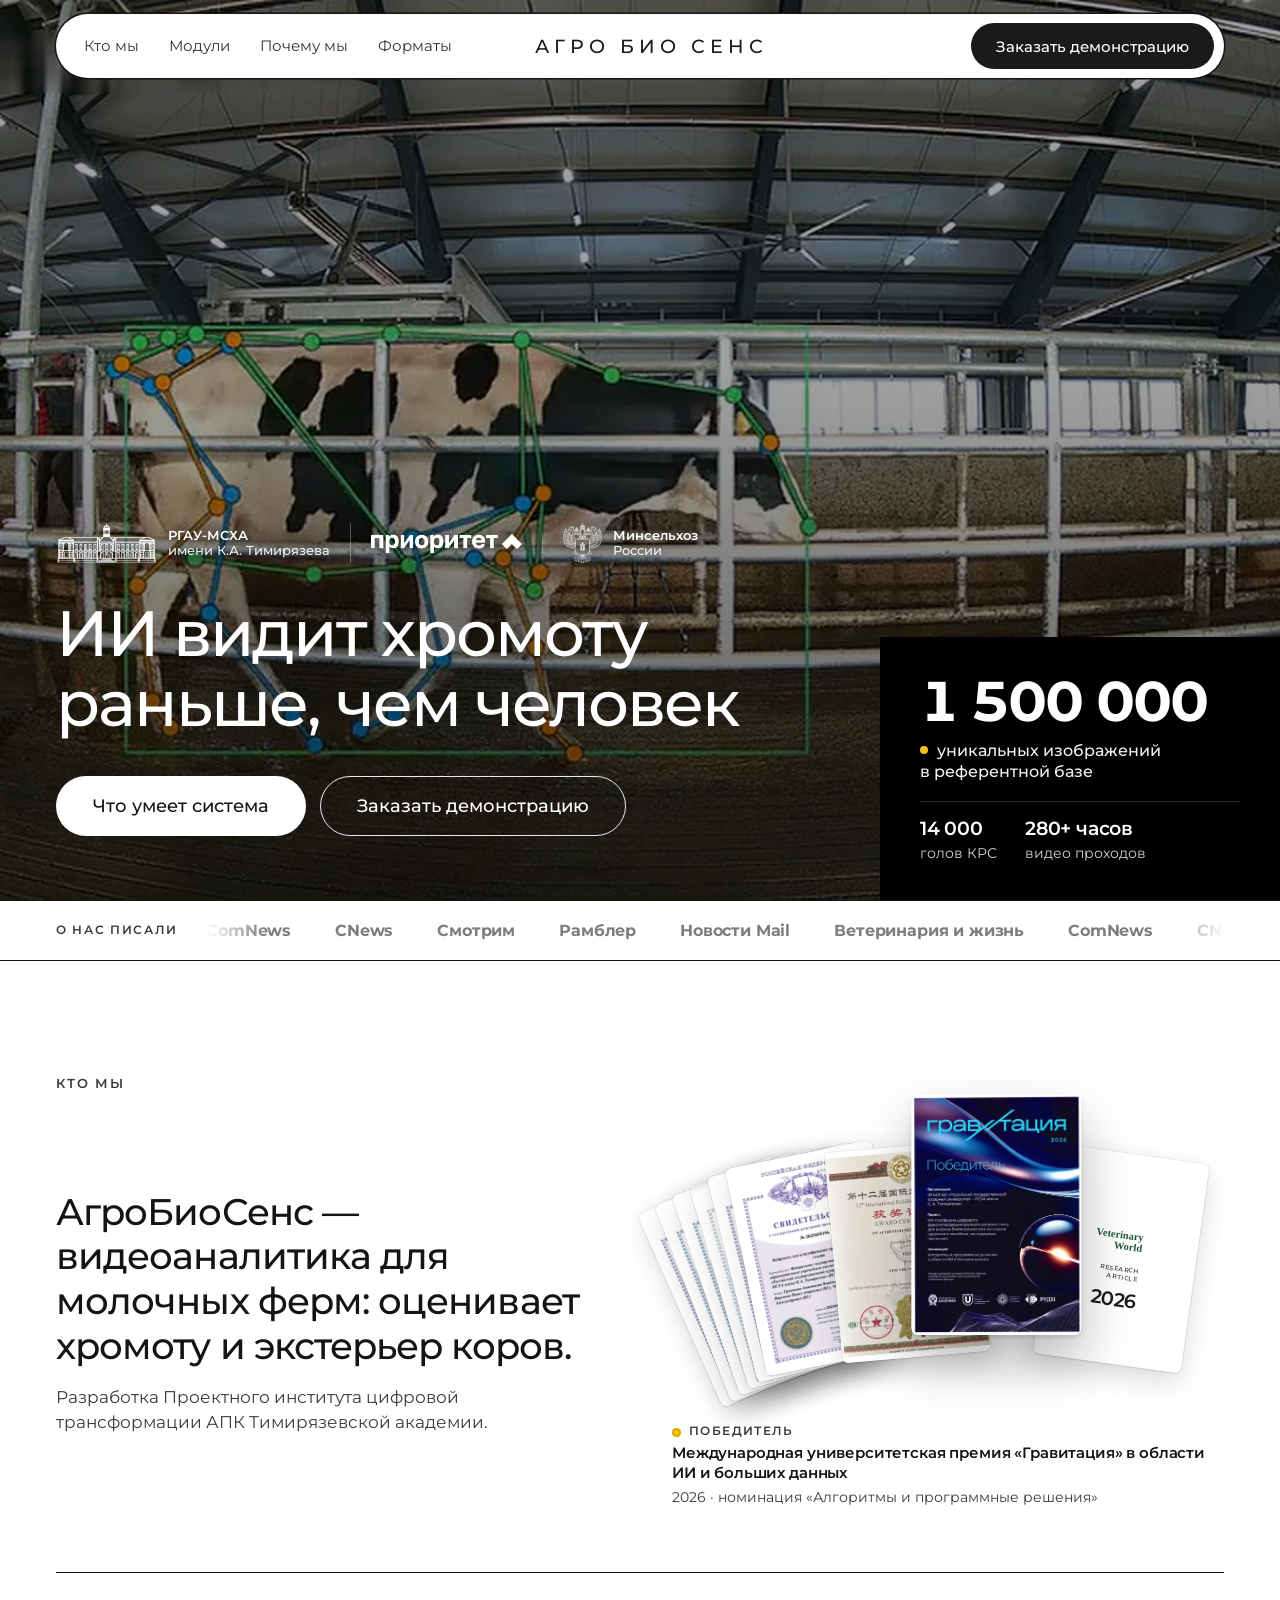
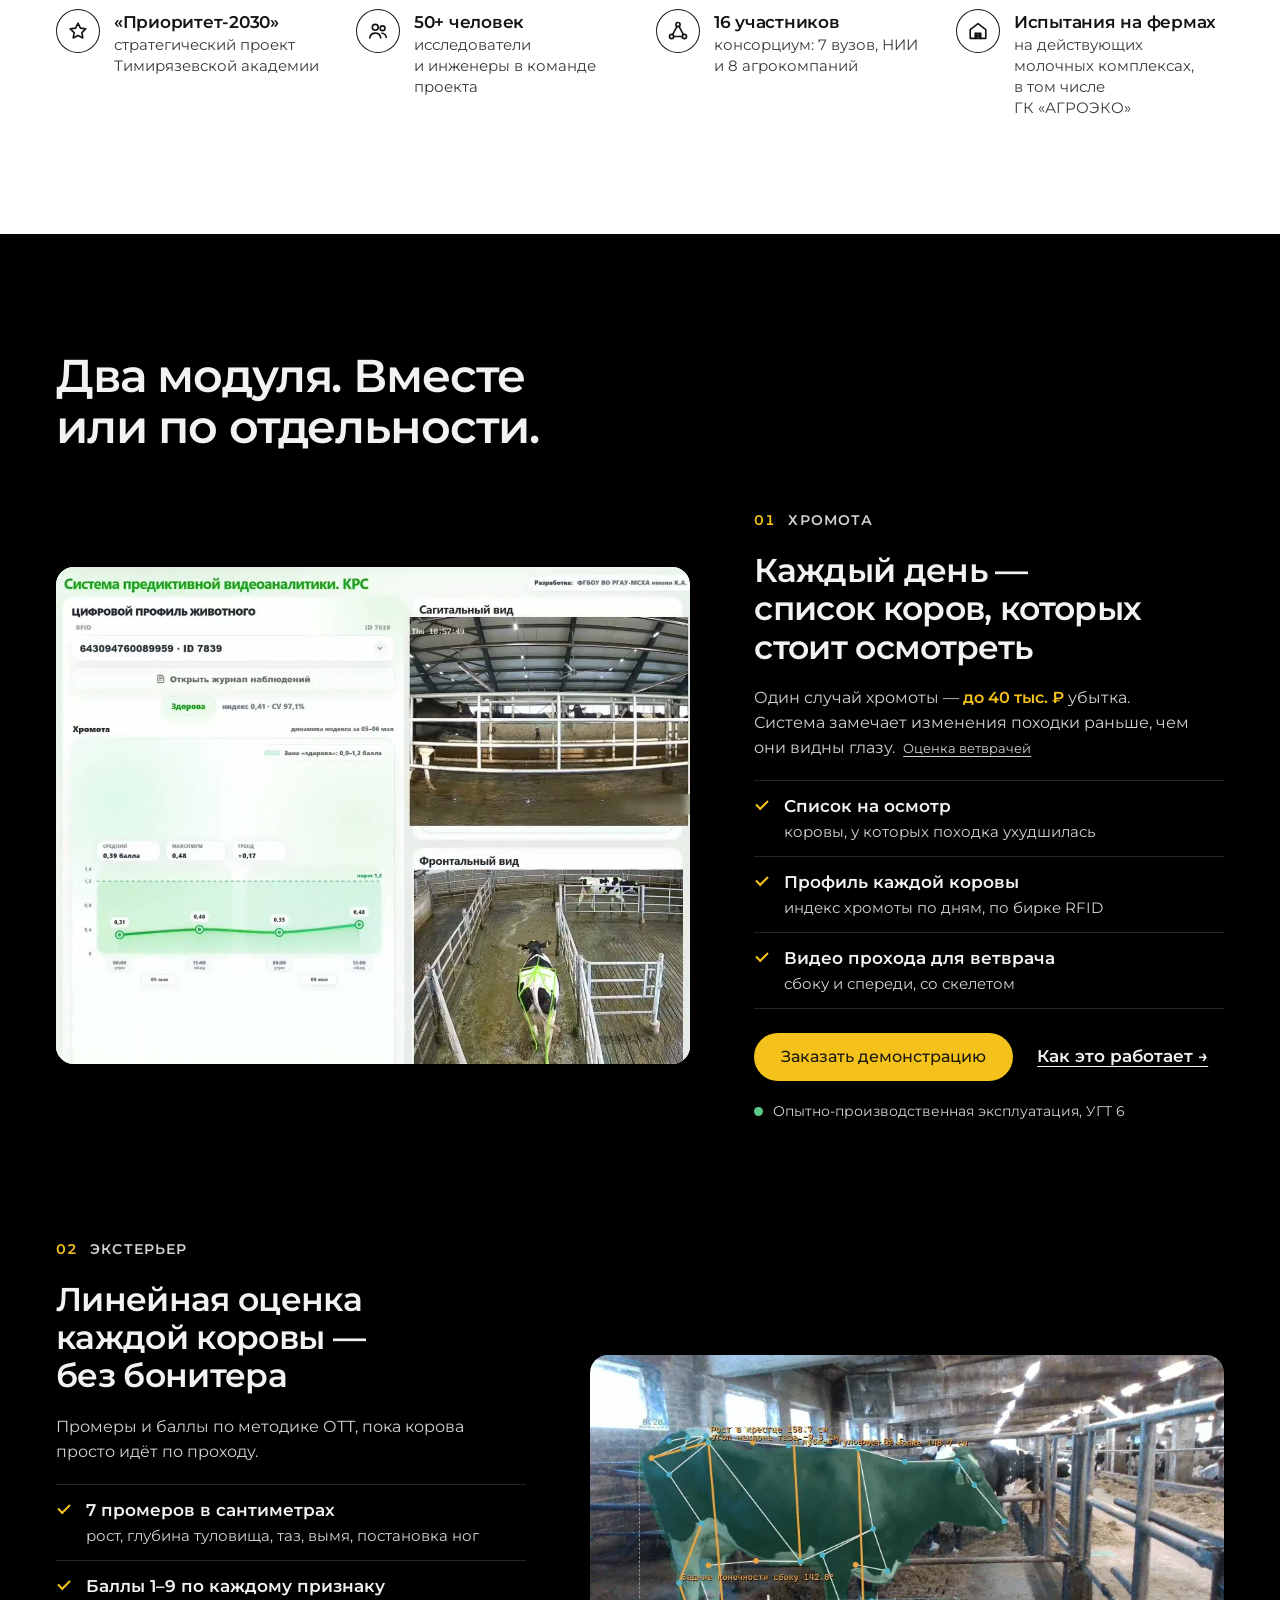
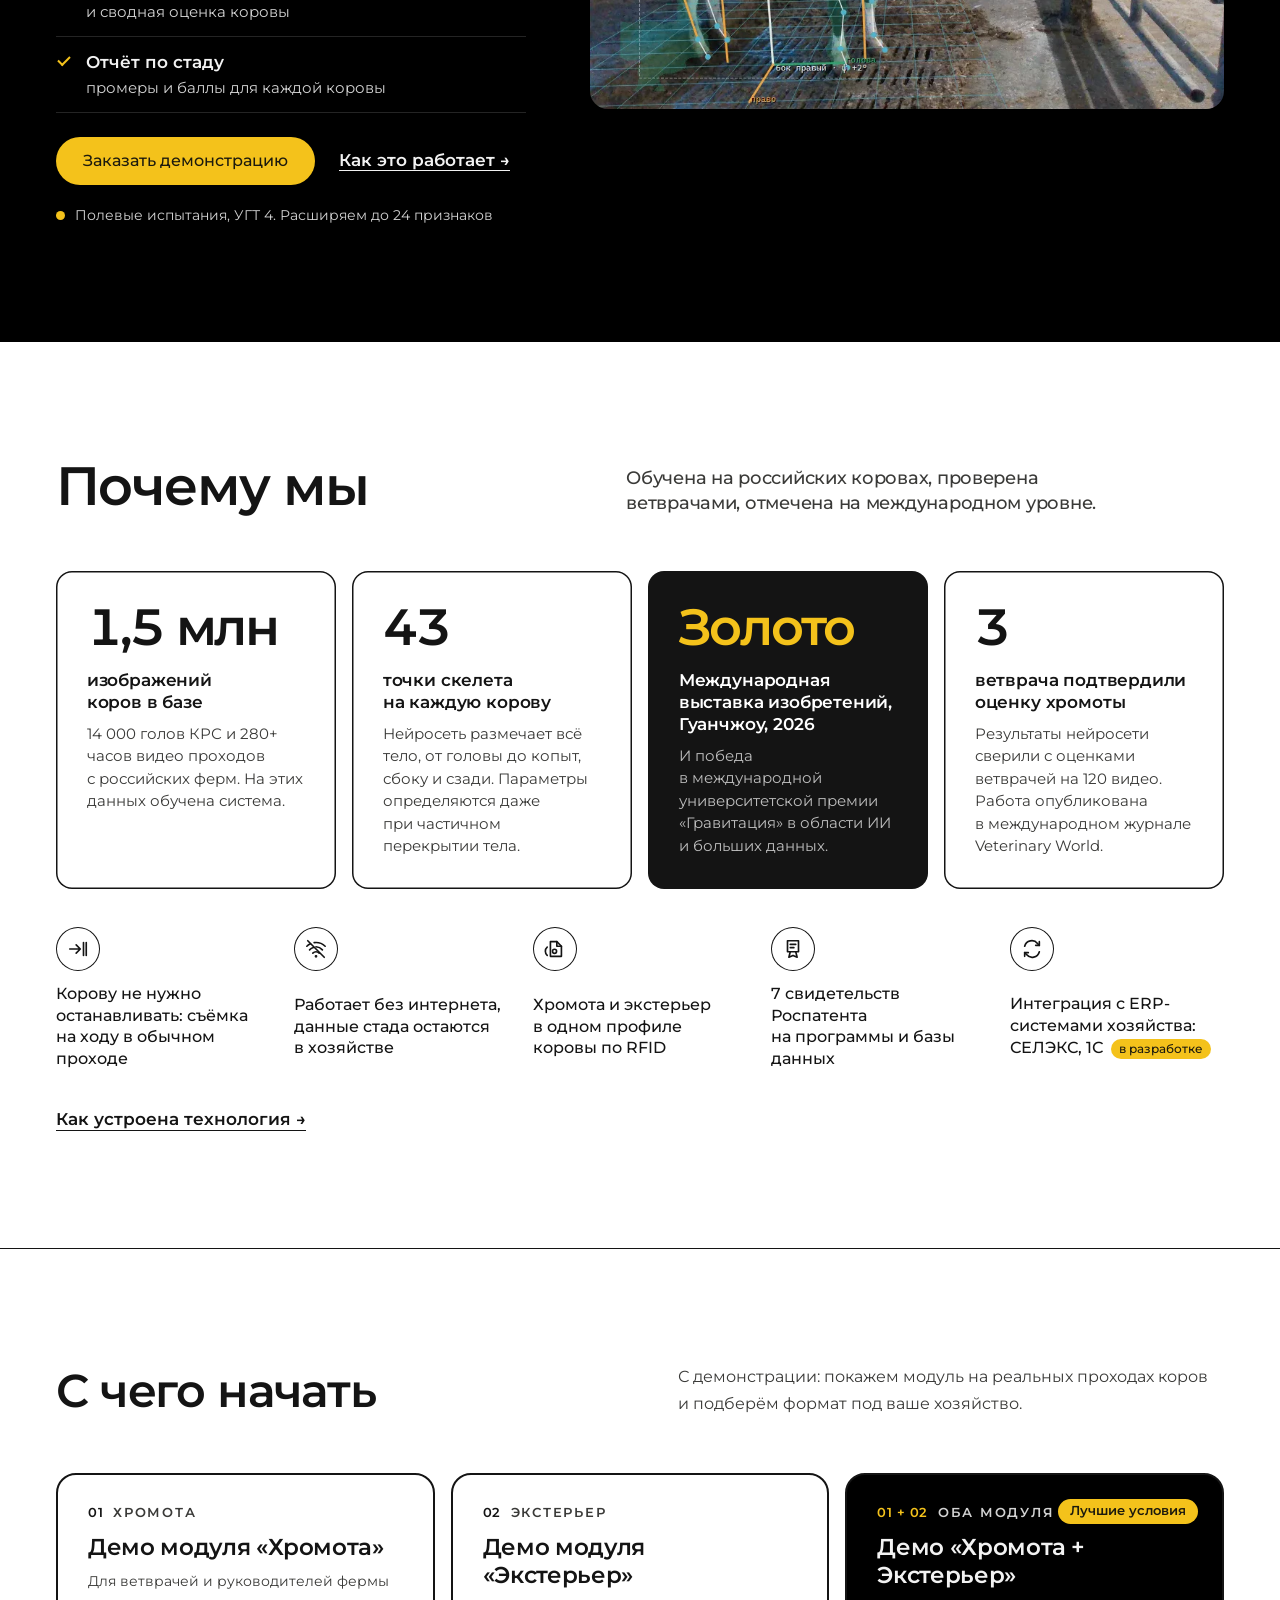
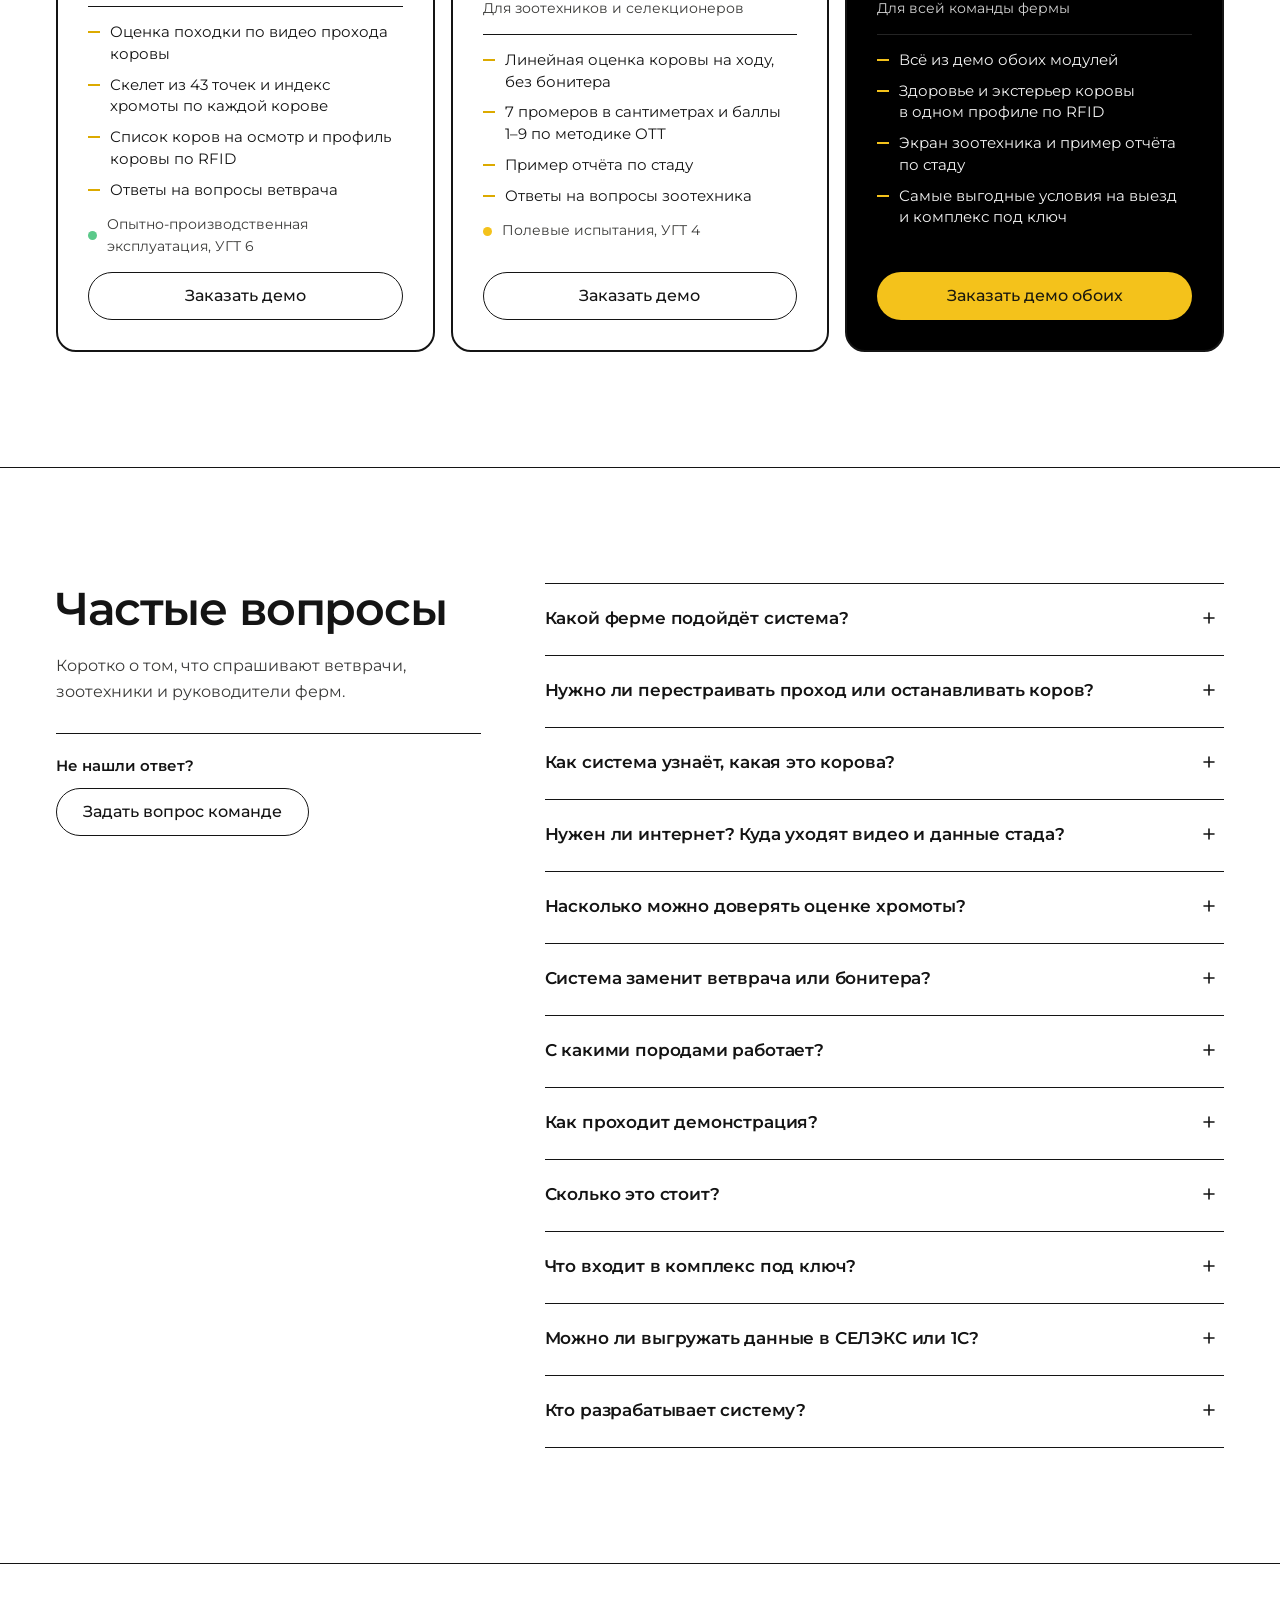
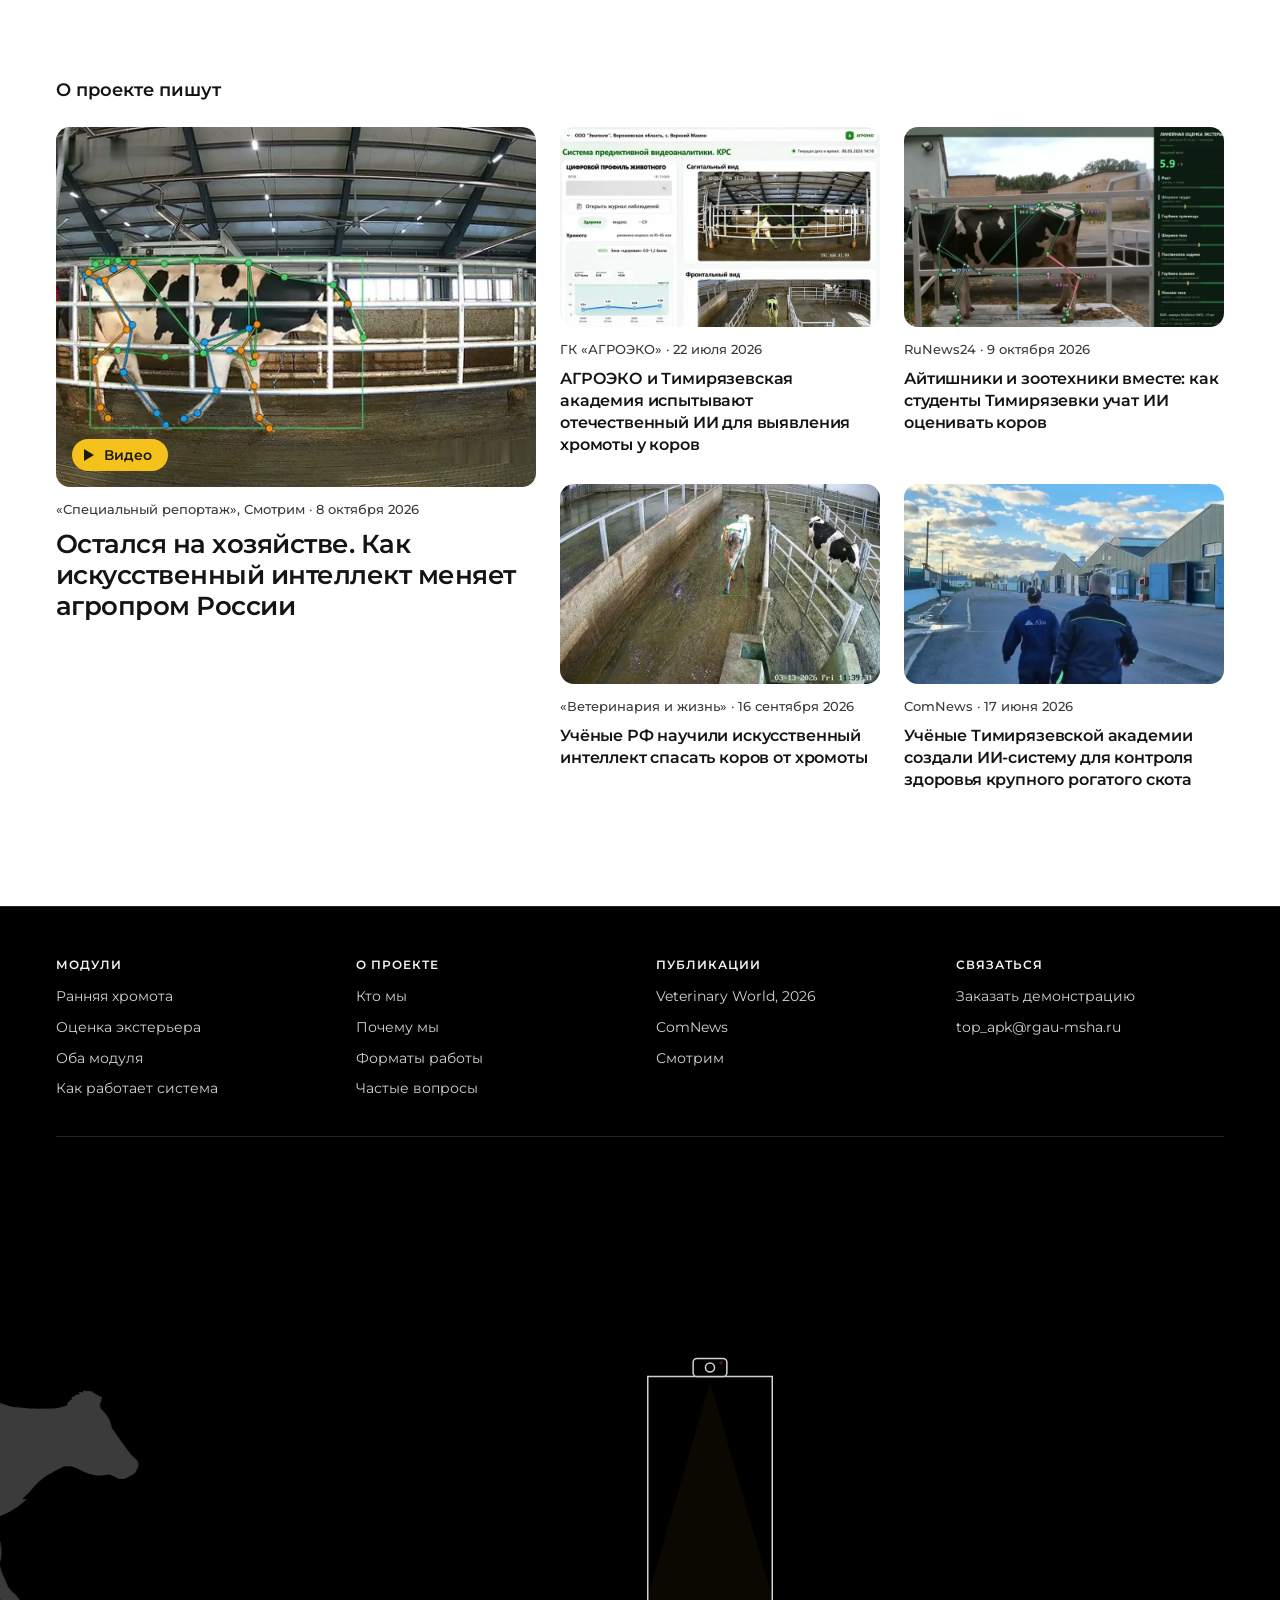
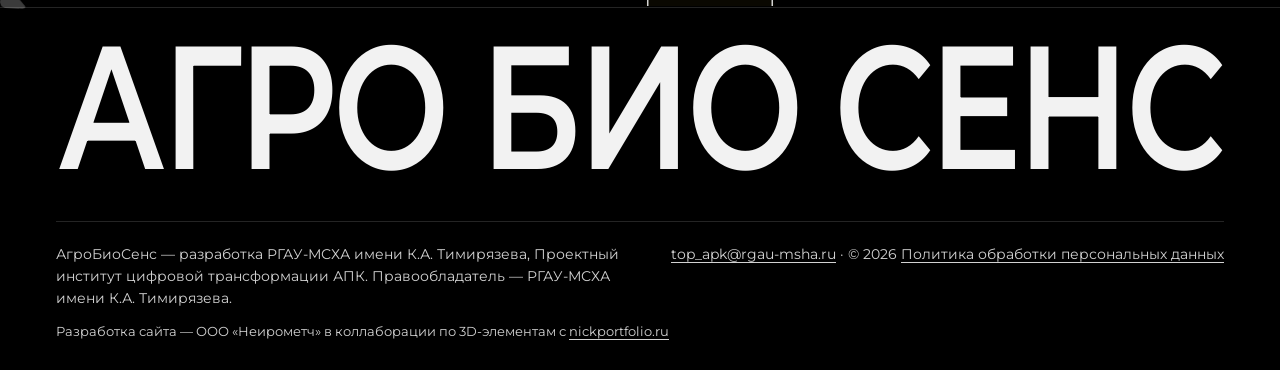
<file: index.html>
<!doctype html>
<html lang="ru">
<head>
<meta name="robots" content="noindex, nofollow">
  <meta charset="utf-8">
  <meta name="viewport" content="width=device-width, initial-scale=1">
  <title>АгроБиоСенс — оценка походки и экстерьера коров по видео</title>
  <meta name="description" content="Сенсорная зона для молочного комплекса: камеры и нейросеть оценивают походку, промеры экстерьера, упитанность и вес каждой коровы на ходу. Разработка РГАУ-МСХА имени К.А. Тимирязева.">
  <meta name="theme-color" content="#000000">
  <link rel="icon" href="favicon.ico" sizes="32x32">
  <link rel="icon" href="assets/img/favicon-192.png" type="image/png" sizes="192x192">
  <link rel="apple-touch-icon" href="assets/img/apple-touch-icon.png">
  <link rel="preconnect" href="https://fonts.googleapis.com">
  <link rel="preconnect" href="https://fonts.gstatic.com" crossorigin>
  <link href="https://fonts.googleapis.com/css2?family=Montserrat:wght@400;500;600;700;800&display=swap" rel="stylesheet">
  <link rel="stylesheet" href="assets/css/style.css?v=71">
</head>
<body>
  <a class="skip" href="#main">Перейти к содержанию</a>

  <header class="site-header" data-header>
    <div class="header-pill">
      <nav class="nav" aria-label="Разделы">
        <a href="#about">Кто мы</a>
        <a href="#modules">Модули</a>
        <a href="#why">Почему мы</a>
        <a href="#formats">Форматы</a>
      </nav>
      <a class="logo" href="#top" aria-label="АгроБиоСенс, на главную">АГРО БИО СЕНС</a>
      <div class="header-end">
        <a class="btn btn-ink header-cta" href="#contact">Заказать демонстрацию</a>
        <button class="menu-toggle" type="button" aria-expanded="false" aria-controls="mobile-nav" data-menu-toggle>
          <span class="sr-only">Меню</span><span class="menu-bars" aria-hidden="true"></span>
        </button>
      </div>
    </div>
    <nav class="mobile-nav" id="mobile-nav" aria-label="Разделы" hidden>
      <a href="#about">Кто мы</a>
      <a href="#modules">Модули</a>
      <a href="#why">Почему мы</a>
      <a href="#formats">Форматы</a>
      <a href="#faq">Вопросы</a>
      <a class="btn btn-tag" href="#contact">Заказать демонстрацию</a>
    </nav>
  </header>

  <main id="main">

    <section class="hero" id="top">
      <video class="hero-video" autoplay muted loop playsinline preload="auto" poster="assets/media/hero-montage.jpg" aria-hidden="true">
        <source src="assets/media/hero-montage.mp4" type="video/mp4">
      </video>
      <div class="hero-shade" aria-hidden="true"></div>
      <div class="wrap hero-body">
        <div class="hero-main">
          <ul class="hero-orgs" aria-label="Организации проекта">
            <li class="hero-org"><img src="assets/img/logo-rgau.webp" alt="" width="324" height="128"><span>РГАУ-МСХА <span class="hero-org-more">имени К.А.&nbsp;Тимирязева</span></span></li>
            <li class="hero-org hero-org-word"><img src="assets/img/logo-priority.webp" alt="Программа «Приоритет-2030»" width="1014" height="128"></li>
            <li class="hero-org"><img src="assets/img/logo-mcx.webp" alt="" width="125" height="128"><span>Минсельхоз <span class="hero-org-more">России</span></span></li>
          </ul>
          <h1>ИИ видит хромоту раньше, чем человек</h1>
          <div class="hero-actions">
            <a class="btn btn-light btn-lg" href="#modules">Что умеет система</a>
            <a class="btn btn-outline btn-lg" href="#contact">Заказать демонстрацию</a>
          </div>
        </div>
      </div>
      <aside class="hero-stat" aria-label="На каких данных учится система">
        <p class="hero-stat-num">1&nbsp;500&nbsp;000</p>
        <p class="hero-stat-cap">уникальных изображений в&nbsp;референтной базе</p>
        <dl class="hero-stat-more">
          <div><dt>14&nbsp;000</dt><dd>голов КРС</dd></div>
          <div><dt>280+&nbsp;часов</dt><dd>видео проходов</dd></div>
        </dl>
      </aside>
    </section>

    <aside class="press-strip" aria-label="О проекте писали">
      <div class="wrap press-strip-row">
        <a class="press-strip-label" href="#press">О нас писали</a>
        <div class="press-marquee">
          <div class="press-marquee-track">
            <ul class="press-strip-list">
          <li><a href="https://www.comnews.ru/digital-economy/content/245881/2026-06-17/2026-w25/1012/uchenye-timiryazevskoy-akademii-sozdali-ii-sistemu-dlya-kontrolya-zdorovya-krupnogo-rogatogo-skota" target="_blank" rel="noopener">ComNews</a></li>
          <li><a href="https://corp.cnews.ru/news/line/2026-06-17_uchenye_i_razrabotchiki_timiryazevskoj" target="_blank" rel="noopener">CNews</a></li>
          <li><a href="https://smotrim.ru/video/6127386" target="_blank" rel="noopener">Смотрим</a></li>
          <li><a href="https://news.rambler.ru/tech/56799084-agroeko-i-timiryazevskaya-akademiya-ispytyvayut-otechestvennyy-ii/" target="_blank" rel="noopener">Рамблер</a></li>
          <li><a href="https://news.mail.ru/society/67363621/" target="_blank" rel="noopener">Новости Mail</a></li>
          <li><a href="https://vetandlife.ru/livestock/uchenye-rf-nauchili-iskusstvennyj-intellekt-spasat-korov-ot-hromoty" target="_blank" rel="noopener">Ветеринария и жизнь</a></li>
        </ul>
            <ul class="press-strip-list" aria-hidden="true">
          <li><a href="https://www.comnews.ru/digital-economy/content/245881/2026-06-17/2026-w25/1012/uchenye-timiryazevskoy-akademii-sozdali-ii-sistemu-dlya-kontrolya-zdorovya-krupnogo-rogatogo-skota" target="_blank" rel="noopener" tabindex="-1">ComNews</a></li>
          <li><a href="https://corp.cnews.ru/news/line/2026-06-17_uchenye_i_razrabotchiki_timiryazevskoj" target="_blank" rel="noopener" tabindex="-1">CNews</a></li>
          <li><a href="https://smotrim.ru/video/6127386" target="_blank" rel="noopener" tabindex="-1">Смотрим</a></li>
          <li><a href="https://news.rambler.ru/tech/56799084-agroeko-i-timiryazevskaya-akademiya-ispytyvayut-otechestvennyy-ii/" target="_blank" rel="noopener" tabindex="-1">Рамблер</a></li>
          <li><a href="https://news.mail.ru/society/67363621/" target="_blank" rel="noopener" tabindex="-1">Новости Mail</a></li>
          <li><a href="https://vetandlife.ru/livestock/uchenye-rf-nauchili-iskusstvennyj-intellekt-spasat-korov-ot-hromoty" target="_blank" rel="noopener" tabindex="-1">Ветеринария и жизнь</a></li>
        </ul>
          </div>
        </div>
      </div>
    </aside>

    <section class="about" id="about" aria-labelledby="about-title">
      <div class="wrap">
        <h2 id="about-title" class="about-kicker">Кто мы</h2>
        <div class="about-top">
          <p class="about-say">АгроБиоСенс&nbsp;— видеоаналитика для молочных ферм: оценивает хромоту и&nbsp;экстерьер коров. <span class="about-by">Разработка Проектного института цифровой трансформации АПК Тимирязевской академии.</span></p>
        <div class="fan-wrap">
          <h3 class="sr-only">Признание</h3>
          <div class="fan">
            <a class="sheet sheet-ip sheet-ip-6" data-sheet="ip" href="assets/img/docs/cert-2026666742.webp" target="_blank" rel="noopener" tabindex="-1" aria-hidden="true"><img src="assets/img/docs/cert-2026666742-thumb.webp" width="320" height="453" loading="lazy" alt=""></a>
            <a class="sheet sheet-ip sheet-ip-5" data-sheet="ip" href="assets/img/docs/cert-2026622755.webp" target="_blank" rel="noopener" tabindex="-1" aria-hidden="true"><img src="assets/img/docs/cert-2026622755-thumb.webp" width="320" height="453" loading="lazy" alt=""></a>
            <a class="sheet sheet-ip sheet-ip-4" data-sheet="ip" href="assets/img/docs/cert-2025626469.webp" target="_blank" rel="noopener" tabindex="-1" aria-hidden="true"><img src="assets/img/docs/cert-2025626469-thumb.webp" width="320" height="453" loading="lazy" alt=""></a>
            <a class="sheet sheet-ip sheet-ip-3" data-sheet="ip" href="assets/img/docs/cert-2026622314.webp" target="_blank" rel="noopener" tabindex="-1" aria-hidden="true"><img src="assets/img/docs/cert-2026622314-thumb.webp" width="320" height="453" loading="lazy" alt=""></a>
            <a class="sheet sheet-ip sheet-ip-2" data-sheet="ip" href="assets/img/docs/cert-2025695364.webp" target="_blank" rel="noopener" tabindex="-1" aria-hidden="true"><img src="assets/img/docs/cert-2025695364-thumb.webp" width="320" height="453" loading="lazy" alt=""></a>
            <a class="sheet sheet-ip sheet-ip-1" data-sheet="ip" href="assets/img/docs/cert-2025695196.webp" target="_blank" rel="noopener" aria-label="7 свидетельств Роспатента на программы и базы данных: 4 программы для ЭВМ и 3 базы данных, 2024–2026, правообладатель РГАУ-МСХА. Открыть скан"><img src="assets/img/docs/cert-2025695196-thumb.webp" width="320" height="453" loading="lazy" alt=""></a>
            <a class="sheet sheet-gz" data-sheet="gz" href="assets/img/docs/guangzhou-gold-2026.webp" target="_blank" rel="noopener" aria-label="Золотая медаль, 12-я Международная выставка изобретений, Гуанчжоу, Китай, август 2026. Открыть диплом"><img src="assets/img/docs/guangzhou-gold-2026-thumb.webp" width="360" height="509" loading="lazy" alt=""></a>
            <a class="sheet sheet-gr" data-sheet="gr" href="assets/img/docs/gravitation-2026-diploma.webp" target="_blank" rel="noopener" aria-label="Победитель международной университетской премии «Гравитация» в области ИИ и больших данных, 2026. Открыть диплом"><img src="assets/img/docs/gravitation-2026-diploma-thumb.webp" width="360" height="509" loading="lazy" alt=""></a>
            <a class="sheet sheet-vw" data-sheet="vw" href="https://veterinaryworld.org/Vol.19/October-2026/3.php" target="_blank" rel="noopener" aria-label="Научная статья в журнале Veterinary World, октябрь 2026. Открыть на сайте журнала">
              <span class="vw-mark">Veterinary<br>World</span>
              <span class="vw-rule"></span>
              <span class="vw-kind">Research article</span>
              <span class="vw-year">2026</span>
            </a>
          </div>
          <div class="fan-caps" aria-hidden="true">
            <p class="fan-cap fan-cap-default"><b>Победитель премии «Гравитация»</b> · <b>золотая медаль</b> в&nbsp;Гуанчжоу · <b>7&nbsp;свидетельств Роспатента</b> · <b>статья</b> в&nbsp;Veterinary World</p>
            <p class="fan-cap" data-cap="ip"><span class="fan-cap-tag">Интеллектуальная собственность</span><b>7&nbsp;свидетельств Роспатента на&nbsp;программы и&nbsp;базы данных</b><span>4&nbsp;программы для ЭВМ и&nbsp;3&nbsp;базы данных, <span class="nowrap">2024–2026</span> · правообладатель РГАУ‑МСХА</span></p>
            <p class="fan-cap" data-cap="gz"><span class="fan-cap-tag">Золотая медаль</span><b>12-я Международная выставка изобретений, Гуанчжоу, Китай</b><span>Август 2026 · за&nbsp;ИИ для ранней диагностики хромоты и&nbsp;линейной оценки экстерьера</span></p>
            <p class="fan-cap" data-cap="gr"><span class="fan-cap-tag">Победитель</span><b>Международная университетская премия «Гравитация» в&nbsp;области ИИ и&nbsp;больших данных</b><span>2026 · номинация «Алгоритмы и&nbsp;программные решения»</span></p>
            <p class="fan-cap" data-cap="vw"><span class="fan-cap-tag">Научная статья</span><b>Veterinary World, международный рецензируемый журнал</b><span>Октябрь 2026 · оценку хромоты нейросетью сверили с&nbsp;тремя ветврачами на&nbsp;120&nbsp;видео</span></p>
          </div>
        </div>
        </div>
        <ul class="about-points">
          <li><span class="point-ico" aria-hidden="true"><svg viewBox="0 0 24 24" width="22" height="22" fill="none" stroke="currentColor" stroke-width="1.8" stroke-linecap="round" stroke-linejoin="round"><path d="M12 3.5l2.6 5.3 5.9.9-4.3 4.1 1 5.8L12 16.9l-5.2 2.7 1-5.8-4.3-4.1 5.9-.9z"/></svg></span><span><b>«Приоритет&#8209;2030»</b>стратегический проект Тимирязевской академии</span></li>
          <li><span class="point-ico" aria-hidden="true"><svg viewBox="0 0 24 24" width="22" height="22" fill="none" stroke="currentColor" stroke-width="1.8" stroke-linecap="round" stroke-linejoin="round"><circle cx="9" cy="8" r="3.2"/><path d="M3 19.5c.6-3.3 3-5.2 6-5.2s5.4 1.9 6 5.2"/><circle cx="17" cy="9" r="2.6"/><path d="M16.5 14.4c2.5.2 4.1 1.9 4.5 4.6"/></svg></span><span><b>50+ человек</b>исследователи и&nbsp;инженеры в&nbsp;команде проекта</span></li>
          <li><span class="point-ico" aria-hidden="true"><svg viewBox="0 0 24 24" width="22" height="22" fill="none" stroke="currentColor" stroke-width="1.8" stroke-linecap="round" stroke-linejoin="round"><circle cx="12" cy="5" r="2.3"/><circle cx="5" cy="18" r="2.3"/><circle cx="19" cy="18" r="2.3"/><path d="M10.9 7l-4.8 8.9M13.1 7l4.8 8.9M7.3 18h9.4"/></svg></span><span><b>16 участников</b>консорциум: 7&nbsp;вузов, НИИ и&nbsp;8&nbsp;агрокомпаний</span></li>
          <li><span class="point-ico" aria-hidden="true"><svg viewBox="0 0 24 24" width="22" height="22" fill="none" stroke="currentColor" stroke-width="1.8" stroke-linecap="round" stroke-linejoin="round"><path d="M3.5 10.5L12 4l8.5 6.5V20h-17z"/><path d="M9 20v-5.5h6V20M9 14.5l6 5.5M15 14.5L9 20"/></svg></span><span><b>Испытания на&nbsp;фермах</b>на&nbsp;действующих молочных комплексах, в&nbsp;том числе ГК&nbsp;«АГРОЭКО»</span></li>
        </ul>
      </div>
    </section>

    <section class="modules dark" id="modules" aria-labelledby="modules-title">
      <div class="wrap">
        <h2 id="modules-title" class="h2 modules-title">Два модуля. Вместе или по&nbsp;отдельности.</h2>

        <article class="module">
          <div class="module-media">
            <div class="media-frame media-frame-ui">
              <video autoplay muted loop playsinline preload="metadata" width="1200" height="940" poster="assets/media/ui-lameness.jpg?v=2" aria-label="Экран системы: профиль коровы по RFID, статус «Здорова», индекс хромоты по дням, видео прохода сбоку и спереди со скелетом">
                <source src="assets/media/ui-lameness.mp4?v=2" type="video/mp4">
              </video>
            </div>
          </div>
          <div class="module-text">
            <p class="module-kicker"><span>01</span>Хромота</p>
            <h3 class="module-head">Каждый день&nbsp;— список коров, которых стоит осмотреть</h3>
            <p class="module-hook">Один случай хромоты&nbsp;— <b>до&nbsp;40&nbsp;тыс.&nbsp;₽</b> убытка. Система замечает изменения походки раньше, чем они видны глазу.
              <a class="module-src" href="https://agroeco.ru/bez-rubriki/agroeko-i-timiryazevskaya-akademiya-ispytyvayut-otechestvennyj-ii-dlya-vyyavleniya-hromoty-u-korov-do-poyavleniya-pervyh-simptomov/" target="_blank" rel="noopener">Оценка ветврачей</a></p>
            <ul class="module-gets">
              <li><b>Список на&nbsp;осмотр</b>коровы, у&nbsp;которых походка ухудшилась</li>
              <li><b>Профиль каждой коровы</b>индекс хромоты по&nbsp;дням, по&nbsp;бирке RFID</li>
              <li><b>Видео прохода для&nbsp;ветврача</b>сбоку и&nbsp;спереди, со&nbsp;скелетом</li>
            </ul>
            <div class="module-actions">
              <a class="btn btn-tag" href="#pick-lameness">Заказать демонстрацию</a>
              <a class="module-more" href="technology.html#steps">Как это работает&nbsp;→</a>
            </div>
            <p class="status"><span class="status-dot" aria-hidden="true"></span>Опытно-производственная эксплуатация, УГТ&nbsp;6</p>
          </div>
        </article>

        <article class="module module-flip">
          <div class="module-media">
            <div class="media-frame">
              <img class="media-shot" src="assets/img/exterior-ui.webp?v=2" width="876" height="488" loading="lazy" alt="Экран оценки экстерьера: корова сбоку со скелетом, рост в крестце и в холке, глубина туловища, наклон таза">

            </div>
          </div>
          <div class="module-text">
            <p class="module-kicker"><span>02</span>Экстерьер</p>
            <h3 class="module-head">Линейная оценка каждой коровы&nbsp;— без&nbsp;бонитера</h3>
            <p class="module-hook">Промеры и&nbsp;баллы по&nbsp;методике ОТТ, пока корова просто идёт по&nbsp;проходу.</p>
            <ul class="module-gets">
              <li><b>7&nbsp;промеров в&nbsp;сантиметрах</b>рост, глубина туловища, таз, вымя, постановка ног</li>
              <li><b>Баллы 1–9 по&nbsp;каждому признаку</b>и&nbsp;сводная оценка коровы</li>
              <li><b>Отчёт по&nbsp;стаду</b>промеры и&nbsp;баллы для&nbsp;каждой коровы</li>
            </ul>
            <div class="module-actions">
              <a class="btn btn-tag" href="#pick-exterior">Заказать демонстрацию</a>
              <a class="module-more" href="technology.html#steps">Как это работает&nbsp;→</a>
            </div>
            <p class="status"><span class="status-dot status-dot-early" aria-hidden="true"></span>Полевые испытания, УГТ&nbsp;4. Расширяем до&nbsp;24&nbsp;признаков</p>
          </div>
        </article>
      </div>
    </section>

    <section class="why" id="why" aria-labelledby="why-title">
      <div class="wrap">
        <div class="why-head">
          <h2 id="why-title" class="why-title">Почему мы</h2>
          <p class="why-lead">Обучена на&nbsp;российских коровах, проверена ветврачами, отмечена на&nbsp;международном уровне.</p>
        </div>
        <ul class="why-cards">
          <li class="why-card">
            <p class="why-big">1,5&nbsp;млн</p>
            <h3 class="why-label">изображений коров в&nbsp;базе</h3>
            <p>14&nbsp;000 голов КРС и&nbsp;280+ часов видео проходов с&nbsp;российских ферм. На&nbsp;этих данных обучена система.</p>
          </li>
          <li class="why-card">
            <p class="why-big">43</p>
            <h3 class="why-label">точки скелета на&nbsp;каждую корову</h3>
            <p>Нейросеть размечает всё тело, от&nbsp;головы до&nbsp;копыт, сбоку и&nbsp;сзади. Параметры определяются даже при&nbsp;частичном перекрытии тела.</p>
          </li>
          <li class="why-card why-card-award">
            <p class="why-big">Золото</p>
            <h3 class="why-label">Международная выставка изобретений, Гуанчжоу, 2026</h3>
            <p>И&nbsp;победа в&nbsp;международной университетской премии «Гравитация» в&nbsp;области ИИ и&nbsp;больших данных.</p>
          </li>
          <li class="why-card">
            <p class="why-big">3</p>
            <h3 class="why-label">ветврача подтвердили оценку хромоты</h3>
            <p>Результаты нейросети сверили с&nbsp;оценками ветврачей на&nbsp;120&nbsp;видео. Работа опубликована в&nbsp;международном журнале Veterinary World.</p>
          </li>
        </ul>
        <ul class="why-extra">
          <li><span class="point-ico" aria-hidden="true"><svg viewBox="0 0 24 24" width="22" height="22" fill="none" stroke="currentColor" stroke-width="1.8" stroke-linecap="round" stroke-linejoin="round"><path d="M3 12h11M10 7.5l4.5 4.5-4.5 4.5"/><path d="M18 5v14M21 5v14"/></svg></span><span>Корову не&nbsp;нужно останавливать: съёмка на&nbsp;ходу в&nbsp;обычном проходе</span></li>
          <li><span class="point-ico" aria-hidden="true"><svg viewBox="0 0 24 24" width="22" height="22" fill="none" stroke="currentColor" stroke-width="1.8" stroke-linecap="round" stroke-linejoin="round"><path d="M3 3l18 18"/><path d="M8.5 16.5a5 5 0 0 1 7 0"/><path d="M5 12.9a10 10 0 0 1 4.2-2.5M12 9.6a10 10 0 0 1 7 3.3"/><path d="M2 9a14.5 14.5 0 0 1 4-2.6M10 5.1A14.6 14.6 0 0 1 22 9"/><circle cx="12" cy="20" r=".6" fill="currentColor"/></svg></span><span>Работает без интернета, данные стада остаются в&nbsp;хозяйстве</span></li>
          <li><span class="point-ico" aria-hidden="true"><svg viewBox="0 0 24 24" width="22" height="22" fill="none" stroke="currentColor" stroke-width="1.8" stroke-linecap="round" stroke-linejoin="round"><path d="M7 4h7l5 5v11H7z"/><path d="M14 4v5h5"/><circle cx="11.5" cy="14.5" r="2.2"/><path d="M3.5 10a6 6 0 0 0 0 9"/></svg></span><span>Хромота и&nbsp;экстерьер в&nbsp;одном профиле коровы по&nbsp;RFID</span></li>
          <li><span class="point-ico" aria-hidden="true"><svg viewBox="0 0 24 24" width="22" height="22" fill="none" stroke="currentColor" stroke-width="1.8" stroke-linecap="round" stroke-linejoin="round"><path d="M6 3h12v12H6z"/><path d="M9 7h6M9 10.5h4"/><path d="M9 15l-1.5 6L12 19l4.5 2L15 15"/></svg></span><span>7&nbsp;свидетельств Роспатента на&nbsp;программы и&nbsp;базы данных</span></li>
          <li><span class="point-ico" aria-hidden="true"><svg viewBox="0 0 24 24" width="22" height="22" fill="none" stroke="currentColor" stroke-width="1.8" stroke-linecap="round" stroke-linejoin="round"><path d="M4 9a8 8 0 0 1 14-3l2 2"/><path d="M20 4v4h-4"/><path d="M20 15a8 8 0 0 1-14 3l-2-2"/><path d="M4 20v-4h4"/></svg></span><span>Интеграция с&nbsp;ERP-системами хозяйства: СЕЛЭКС, 1С <span class="why-soon">в&nbsp;разработке</span></span></li>
        </ul>
        <p class="why-more"><a href="technology.html">Как устроена технология&nbsp;→</a></p>
      </div>
    </section>

    <section class="formats light" id="formats" aria-labelledby="formats-title">
      <div class="wrap">
        <div class="section-head">
          <h2 id="formats-title" class="h2">С чего начать</h2>
          <p class="lead">С&nbsp;демонстрации: покажем модуль на&nbsp;реальных проходах коров и&nbsp;подберём формат под ваше хозяйство.</p>
        </div>
        <ul class="picks">
          <li class="pick" id="pick-lameness">
            <p class="pick-kicker"><span>01</span>Хромота</p>
            <h3 class="h3">Демо модуля «Хромота»</h3>
            <p class="pick-who">Для ветврачей и&nbsp;руководителей фермы</p>
            <ul class="pick-list">
              <li>Оценка походки по&nbsp;видео прохода коровы</li>
              <li>Скелет из&nbsp;43&nbsp;точек и&nbsp;индекс хромоты по&nbsp;каждой корове</li>
              <li>Список коров на&nbsp;осмотр и&nbsp;профиль коровы по&nbsp;RFID</li>
              <li>Ответы на&nbsp;вопросы ветврача</li>
            </ul>
            <p class="status"><span class="status-dot" aria-hidden="true"></span>Опытно-производственная эксплуатация, УГТ&nbsp;6</p>
            <a class="btn btn-line" href="#contact" data-interest="demo" data-module="lameness">Заказать демо</a>
          </li>
          <li class="pick" id="pick-exterior">
            <p class="pick-kicker"><span>02</span>Экстерьер</p>
            <h3 class="h3">Демо модуля «Экстерьер»</h3>
            <p class="pick-who">Для зоотехников и&nbsp;селекционеров</p>
            <ul class="pick-list">
              <li>Линейная оценка коровы на&nbsp;ходу, без&nbsp;бонитера</li>
              <li>7&nbsp;промеров в&nbsp;сантиметрах и&nbsp;баллы 1–9 по&nbsp;методике ОТТ</li>
              <li>Пример отчёта по&nbsp;стаду</li>
              <li>Ответы на&nbsp;вопросы зоотехника</li>
            </ul>
            <p class="status"><span class="status-dot status-dot-early" aria-hidden="true"></span>Полевые испытания, УГТ&nbsp;4</p>
            <a class="btn btn-line" href="#contact" data-interest="demo" data-module="exterior">Заказать демо</a>
          </li>
          <li class="pick pick-best" id="pick-both">
            <p class="pick-badge">Лучшие условия</p>
            <p class="pick-kicker"><span>01 + 02</span>Оба модуля</p>
            <h3 class="h3">Демо «Хромота + Экстерьер»</h3>
            <p class="pick-who">Для всей команды фермы</p>
            <ul class="pick-list">
              <li>Всё из&nbsp;демо обоих модулей</li>
              <li>Здоровье и&nbsp;экстерьер коровы в&nbsp;одном профиле по&nbsp;RFID</li>
              <li>Экран зоотехника и&nbsp;пример отчёта по&nbsp;стаду</li>
              <li>Самые выгодные условия на&nbsp;выезд и&nbsp;комплекс под ключ</li>
            </ul>
            <a class="btn btn-tag" href="#contact" data-interest="demo" data-module="both">Заказать демо обоих</a>
          </li>
        </ul>

      </div>
    </section>

    <section class="faq light" id="faq" aria-labelledby="faq-title">
      <div class="wrap faq-grid">
        <div class="faq-head">
          <h2 id="faq-title" class="h2">Частые вопросы</h2>
          <p class="lead">Коротко о&nbsp;том, что спрашивают ветврачи, зоотехники и&nbsp;руководители ферм.</p>
          <div class="faq-ask">
            <p>Не нашли ответ?</p>
            <a class="btn btn-line" href="#contact" data-interest="tech">Задать вопрос команде</a>
          </div>
        </div>

        <div class="faq-list">
          <details class="faq-item">
            <summary>Какой ферме подойдёт система?</summary>
            <div class="faq-a">
              <p>Молочным комплексам с&nbsp;беспривязным содержанием, где коровы по&nbsp;одной проходят через проход, например на&nbsp;выходе из&nbsp;доильного зала. Постоянную сенсорную зону выгоднее всего ставить в&nbsp;хозяйствах от&nbsp;500&nbsp;коров. Если оборудование на&nbsp;ферме пока не&nbsp;нужно, начните с&nbsp;выезда специалистов: оценим стадо мобильным комплексом.</p>
            </div>
          </details>

          <details class="faq-item">
            <summary>Нужно ли перестраивать проход или останавливать коров?</summary>
            <div class="faq-a">
              <p>Нет. Коровы идут обычным маршрутом, система снимает их на&nbsp;ходу. Конструкцию с&nbsp;камерами, RFID‑считывателем и&nbsp;светом подбираем под ваш проход после обследования площадки.</p>
            </div>
          </details>

          <details class="faq-item">
            <summary>Как система узнаёт, какая это корова?</summary>
            <div class="faq-a">
              <p>По&nbsp;электронной бирке RFID. Каждый проход и&nbsp;каждая оценка попадают в&nbsp;профиль коровы под её номером, так что видно, как меняются походка и&nbsp;промеры со&nbsp;временем.</p>
            </div>
          </details>

          <details class="faq-item">
            <summary>Нужен ли интернет? Куда уходят видео и&nbsp;данные стада?</summary>
            <div class="faq-a">
              <p>Интернет не&nbsp;нужен. Нейросеть работает на&nbsp;локальном сервере в&nbsp;хозяйстве, видео и&nbsp;данные стада остаются у&nbsp;вас и&nbsp;не&nbsp;передаются за&nbsp;пределы фермы.</p>
            </div>
          </details>

          <details class="faq-item">
            <summary>Насколько можно доверять оценке хромоты?</summary>
            <div class="faq-a">
              <p>Оценки нейросети сверили с&nbsp;оценками трёх ветврачей на&nbsp;120&nbsp;видео проходов, ветврачи оценивали вслепую. Результаты опубликованы в&nbsp;рецензируемом журнале <a href="https://veterinaryworld.org/Vol.19/October-2026/3.php" target="_blank" rel="noopener">Veterinary World</a>. Модуль работает в&nbsp;опытно-производственной эксплуатации на&nbsp;молочных комплексах, в&nbsp;том числе ГК&nbsp;«АГРОЭКО».</p>
            </div>
          </details>

          <details class="faq-item">
            <summary>Система заменит ветврача или бонитера?</summary>
            <div class="faq-a">
              <p>Ветврача&nbsp;— нет. Система каждый день подсказывает, каких коров осмотреть в&nbsp;первую очередь, и&nbsp;показывает видео прохода, а&nbsp;диагноз и&nbsp;лечение остаются за&nbsp;ветврачом.</p>
              <p>Модуль «Экстерьер» берёт на&nbsp;себя рутинные промеры: считает их в&nbsp;сантиметрах и&nbsp;ставит баллы 1–9 по&nbsp;отраслевой методике ОТТ. Сейчас он на&nbsp;полевых испытаниях.</p>
            </div>
          </details>

          <details class="faq-item">
            <summary>С&nbsp;какими породами работает?</summary>
            <div class="faq-a">
              <p>Нейросети обучены на&nbsp;голштинских коровах. Если в&nbsp;вашем стаде другая порода, расскажите о&nbsp;нём в&nbsp;заявке: проверим систему на&nbsp;ваших животных во&nbsp;время демонстрации или выезда.</p>
            </div>
          </details>

          <details class="faq-item">
            <summary>Как проходит демонстрация?</summary>
            <div class="faq-a">
              <p>Показываем выбранный модуль на&nbsp;реальных проходах коров: скелет, оценку и&nbsp;профиль коровы, пример отчёта по&nbsp;стаду. Отвечаем на&nbsp;вопросы ветврача и&nbsp;зоотехника и&nbsp;подбираем формат под ваше хозяйство. Удобные дату и&nbsp;формат согласуем после заявки.</p>
            </div>
          </details>

          <details class="faq-item">
            <summary>Сколько это стоит?</summary>
            <div class="faq-a">
              <p>Зависит от&nbsp;формата. Выезд специалистов оплачивается за&nbsp;голову или за&nbsp;выезд. Стоимость комплекса под ключ считаем под ваше стадо и&nbsp;условия содержания. Оставьте заявку с&nbsp;поголовьем&nbsp;— пришлём коммерческое предложение.</p>
            </div>
          </details>

          <details class="faq-item">
            <summary>Что входит в&nbsp;комплекс под ключ?</summary>
            <div class="faq-a">
              <p>Конструкция прохода, камеры, RFID‑считыватель, свет и&nbsp;весы, локальный сервер, экран зоотехника с&nbsp;карточкой каждой коровы. Мы&nbsp;делаем монтаж, калибровку, пусконаладку и&nbsp;обучаем персонал, а&nbsp;сервис и&nbsp;обновления моделей идут по&nbsp;годовому договору.</p>
            </div>
          </details>

          <details class="faq-item">
            <summary>Можно ли выгружать данные в&nbsp;СЕЛЭКС или&nbsp;1С?</summary>
            <div class="faq-a">
              <p>Интеграция с&nbsp;СЕЛЭКС и&nbsp;1С сейчас в&nbsp;разработке. Пока результаты доступны в&nbsp;профиле каждой коровы и&nbsp;в&nbsp;отчёте по&nbsp;стаду.</p>
            </div>
          </details>

          <details class="faq-item">
            <summary>Кто разрабатывает систему?</summary>
            <div class="faq-a">
              <p>Проектный институт цифровой трансформации АПК Тимирязевской академии (РГАУ‑МСХА имени К.А.&nbsp;Тимирязева) в&nbsp;рамках программы «Приоритет‑2030». Права на&nbsp;программы и&nbsp;базы данных принадлежат университету и&nbsp;подтверждены 7&nbsp;свидетельствами Роспатента.</p>
            </div>
          </details>
        </div>
      </div>
    </section>

    <section class="trust" id="press" aria-labelledby="trust-title">
      <div class="wrap">

        <h2 id="trust-title" class="trust-title">О проекте пишут</h2>
        <ul class="press">
          <li class="press-card press-card-lead">
            <a href="https://smotrim.ru/video/6127386" target="_blank" rel="noopener">
              <span class="press-media"><img src="assets/img/press/smotrim.webp" alt="" width="1200" height="750" loading="lazy"><span class="press-play" aria-hidden="true">Видео</span></span>
              <span class="press-meta">«Специальный репортаж», Смотрим · 8 октября 2026</span>
              <span class="press-head">Остался на хозяйстве. Как искусственный интеллект меняет агропром России</span>
            </a>
          </li>
          <li class="press-card">
            <a href="https://agroeco.ru/bez-rubriki/agroeko-i-timiryazevskaya-akademiya-ispytyvayut-otechestvennyj-ii-dlya-vyyavleniya-hromoty-u-korov-do-poyavleniya-pervyh-simptomov/" target="_blank" rel="noopener">
              <span class="press-media"><img src="assets/img/press/agroeco.webp" alt="" width="800" height="500" loading="lazy"></span>
              <span class="press-meta">ГК «АГРОЭКО» · 22 июля 2026</span>
              <span class="press-head">АГРОЭКО и Тимирязевская академия испытывают отечественный ИИ для выявления хромоты у коров</span>
            </a>
          </li>
          <li class="press-card">
            <a href="https://runews24.ru/agro/09/10/2026/ajtishniki-i-zootexniki-vmeste-kak-studentyi-timiryazevki-uchat-ii-oczenivat-korov" target="_blank" rel="noopener">
              <span class="press-media"><img src="assets/img/press/runews24.webp" alt="" width="800" height="500" loading="lazy"></span>
              <span class="press-meta">RuNews24 · 9 октября 2026</span>
              <span class="press-head">Айтишники и зоотехники вместе: как студенты Тимирязевки учат ИИ оценивать коров</span>
            </a>
          </li>
          <li class="press-card">
            <a href="https://vetandlife.ru/livestock/uchenye-rf-nauchili-iskusstvennyj-intellekt-spasat-korov-ot-hromoty" target="_blank" rel="noopener">
              <span class="press-media"><img src="assets/img/press/vetandlife.webp" alt="" width="800" height="500" loading="lazy"></span>
              <span class="press-meta">«Ветеринария и жизнь» · 16 сентября 2026</span>
              <span class="press-head">Учёные РФ научили искусственный интеллект спасать коров от хромоты</span>
            </a>
          </li>
          <li class="press-card">
            <a href="https://www.comnews.ru/digital-economy/content/245881/2026-06-17/2026-w25/1012/uchenye-timiryazevskoy-akademii-sozdali-ii-sistemu-dlya-kontrolya-zdorovya-krupnogo-rogatogo-skota" target="_blank" rel="noopener">
              <span class="press-media"><img src="assets/img/press/comnews.webp" alt="" width="800" height="500" loading="lazy"></span>
              <span class="press-meta">ComNews · 17 июня 2026</span>
              <span class="press-head">Учёные Тимирязевской академии создали ИИ-систему для контроля здоровья крупного рогатого скота</span>
            </a>
          </li>
        </ul>

      </div>
    </section>

  </main>

  <dialog class="modal" id="contact" aria-labelledby="contact-title" data-modal>
    <div class="modal-box">
      <button class="modal-close" type="button" data-modal-close aria-label="Закрыть">×</button>
      <h2 id="contact-title" class="modal-title">Оставить заявку</h2>
      <p class="modal-lead">Ответим в&nbsp;течение двух рабочих дней и&nbsp;предложим формат.</p>
      <div class="modal-team">
        <span class="modal-faces" aria-hidden="true">
          <img src="assets/img/team-kopersak.webp" width="40" height="40" alt="" loading="lazy" decoding="async">
        </span>
        <p>Заявку получит Анастасия Коперсак, руководитель проекта</p>
      </div>
      <form class="form" data-form novalidate>
        <fieldset class="interest">
          <legend>Что вас интересует</legend>
          <label><input type="radio" name="interest" value="Демонстрация технологии" checked data-interest-input="demo"><span>Демонстрация</span></label>
          <label><input type="radio" name="interest" value="Выезд специалистов" data-interest-input="visit"><span>Выезд специалистов</span></label>
          <label><input type="radio" name="interest" value="Комплекс под ключ" data-interest-input="turnkey"><span>Комплекс под ключ</span></label>
          <label><input type="radio" name="interest" value="Технический вопрос" data-interest-input="tech"><span>Технический вопрос</span></label>
          <label><input type="radio" name="interest" value="Видеоконференция (ВКС)" data-interest-input="vks"><span>Запросить ВКС</span></label>
          <label><input type="radio" name="interest" value="Коммерческое предложение" data-interest-input="kp"><span>Запросить КП</span></label>
        </fieldset>
        <fieldset class="interest">
          <legend>Модуль</legend>
          <label><input type="radio" name="module" value="Хромота" data-module-input="lameness"><span>Хромота</span></label>
          <label><input type="radio" name="module" value="Экстерьер" data-module-input="exterior"><span>Экстерьер</span></label>
          <label><input type="radio" name="module" value="Оба модуля" checked data-module-input="both"><span>Оба модуля</span></label>
        </fieldset>
        <div class="field-pair">
          <div class="field">
            <label for="f-name">Имя</label>
            <input id="f-name" name="name" type="text" autocomplete="name" required>
            <p class="field-error" id="f-name-err" hidden>Напишите, как к вам обращаться</p>
          </div>
          <div class="field">
            <label for="f-contact">Телефон или e-mail</label>
            <input id="f-contact" name="contact" type="text" autocomplete="email" required>
            <p class="field-error" id="f-contact-err" hidden>Оставьте телефон или e-mail, чтобы мы могли ответить</p>
          </div>
        </div>
        <div class="field-pair">
          <div class="field">
            <label for="f-org">Хозяйство и регион</label>
            <input id="f-org" name="org" type="text" autocomplete="organization">
          </div>
          <div class="field">
            <label for="f-herd">Поголовье коров</label>
            <select id="f-herd" name="herd">
              <option value="">Не указано</option>
              <option>до 500</option>
              <option>500–1 000</option>
              <option>1 000–3 000</option>
              <option>больше 3 000</option>
            </select>
          </div>
        </div>
        <div class="field">
          <label for="f-msg">Вопрос или комментарий</label>
          <textarea id="f-msg" name="message" rows="3"></textarea>
        </div>
        <label class="consent">
          <input type="checkbox" name="consent" required>
          <span>Согласен на обработку персональных данных для ответа на заявку по&nbsp;152‑ФЗ</span>
        </label>
        <p class="field-error" id="f-consent-err" hidden>Без согласия мы не сможем обработать заявку</p>
        <button class="btn btn-tag" type="submit">Отправить заявку</button>
        <p class="form-done" data-form-done hidden role="status">Открыли письмо с заявкой в вашей почтовой программе — осталось нажать «Отправить». Если письмо не открылось, напишите на top_apk@rgau-msha.ru.</p>
      </form>
    </div>
  </dialog>

  <footer class="site-footer" data-cowfoot>
    <div class="wrap">
      <nav class="footer-cols" aria-label="Ссылки в подвале">
        <div class="footer-col">
          <p class="footer-col-title">Модули</p>
          <ul>
            <li><a href="#pick-lameness">Ранняя хромота</a></li>
            <li><a href="#pick-exterior">Оценка экстерьера</a></li>
            <li><a href="#pick-both">Оба модуля</a></li>
            <li><a href="technology.html">Как работает система</a></li>
          </ul>
        </div>
        <div class="footer-col">
          <p class="footer-col-title">О проекте</p>
          <ul>
            <li><a href="#about">Кто мы</a></li>
            <li><a href="#why">Почему мы</a></li>
            <li><a href="#formats">Форматы работы</a></li>
            <li><a href="#faq">Частые вопросы</a></li>
          </ul>
        </div>
        <div class="footer-col">
          <p class="footer-col-title">Публикации</p>
          <ul>
            <li><a href="https://veterinaryworld.org/Vol.19/October-2026/3.php" target="_blank" rel="noopener">Veterinary World, 2026</a></li>
            <li><a href="https://www.comnews.ru/digital-economy/content/245881/2026-06-17/2026-w25/1012/uchenye-timiryazevskoy-akademii-sozdali-ii-sistemu-dlya-kontrolya-zdorovya-krupnogo-rogatogo-skota" target="_blank" rel="noopener">ComNews</a></li>
            <li><a href="https://smotrim.ru/video/6127386" target="_blank" rel="noopener">Смотрим</a></li>
          </ul>
        </div>
        <div class="footer-col">
          <p class="footer-col-title">Связаться</p>
          <ul>
            <li><a href="#contact">Заказать демонстрацию</a></li>
            <li><a href="mailto:top_apk@rgau-msha.ru">top_apk@rgau-msha.ru</a></li>
          </ul>
        </div>
      </nav>

      <div class="cf-stage" data-cf-stage>
        <div class="cf-cta" data-cf-cta>
          <p class="cf-kicker">Так работает сенсорная зона</p>
          <p class="cf-title">Покажем систему на&nbsp;ваших коровах</p>
          <div class="cf-actions">
            <a class="btn btn-tag btn-lg" href="#contact">Заказать демонстрацию</a>
          </div>
        </div>

        <svg class="cf-gate" data-cf-gate viewBox="0 0 120 200" aria-hidden="true">
          <path class="cf-cone" d="M60 26 L10 199 L110 199 Z" />
          <path class="cf-line" d="M12 199 V22 H108 V199" />
          <rect class="cf-line cf-fill" x="47" y="8" width="26" height="14" rx="3" />
          <circle class="cf-line" cx="60" cy="15" r="3.5" />
          <circle class="cf-rec" cx="68.5" cy="11.5" r="1.4" />
        </svg>
        <div class="cf-beam" data-cf-beam aria-hidden="true"></div>

        <div class="cf-cow" data-cf-cow aria-hidden="true">
          <svg class="cf-cow-svg" viewBox="40 190 1380 742" aria-hidden="true">
            <defs><clipPath id="cf-clip"><rect data-cf-clip x="2000" y="0" width="2000" height="1200" /></clipPath></defs>
            <g data-cf-body>
              <g class="cf-leg cf-far" data-leg="0" data-off="1" data-px="250" data-py="593"><path class="cf-hide" d="M199 558 199 637 207 623 208 624 207 638 199 662 200 670 219 699 224 709 241 731 263 765 283 807 286 817 288 836 295 842 302 841 304 842 305 851 302 858 303 869 321 889 327 892 337 895 357 898 378 899 383 897 386 894 386 891 374 868 374 864 371 862 369 855 357 834 340 811 332 793 320 774 299 733 289 705 286 689 286 678 291 652 301 624 302 625 302 640 306 649 319 649 322 645 323 636 325 634 327 636 333 636 337 632 340 623 343 622 342 616 345 612 354 607 357 608 361 606 363 602 366 600 367 601 374 600 386 606 386 558Z" /></g>
<g class="cf-leg cf-far" data-leg="1" data-off="0" data-px="658" data-py="566"><path class="cf-hide" d="M732 558 516 558 516 634 534 634 564 631 575 628 581 628 602 623 607 623 619 619 625 621 630 617 635 618 640 621 640 624 625 655 620 671 607 701 603 713 603 717 601 720 598 735 591 750 562 791 544 812 537 823 527 832 523 838 523 843 528 850 532 851 532 853 529 859 529 862 518 878 516 884 516 892 521 906 530 913 537 916 547 918 562 919 563 921 589 920 598 917 598 914 580 885 580 878 576 869 576 861 578 852 585 842 600 808 614 784 627 765 639 753 652 746 661 738 680 712 703 677 719 659 732 648Z" /></g>

              <path class="cf-tailline cf-tail" d="M74 262 C64 330 78 420 86 500 C90 545 92 580 96 612" />
              <path class="cf-hide" d="M49 322 49 349 52 366 62 403 66 452 71 488 71 524 69 542 70 546 68 551 66 567 67 584 70 587 71 599 74 602 77 613 83 623 86 625 88 631 92 635 93 640 88 647 193 647 207 623 208 631 204 647 293 647 301 624 302 625 302 640 304 646 309 651 316 651 322 645 323 636 325 634 327 636 333 636 337 632 340 623 343 622 342 617 343 614 354 607 357 608 361 606 363 602 366 600 367 601 374 600 380 602 411 618 412 621 415 620 416 622 431 629 439 631 471 629 476 631 490 632 498 634 534 634 570 630 575 628 581 628 602 623 607 623 619 619 625 621 628 618 632 617 639 620 640 624 629 647 733 647 754 630 813 647 932 647 931 629 938 622 975 603 1001 584 1040 547 1050 534 1071 512 1087 499 1105 487 1114 483 1117 480 1153 462 1164 459 1166 461 1172 460 1182 461 1197 466 1227 481 1230 481 1238 485 1252 489 1266 491 1282 491 1308 488 1316 490 1317 493 1321 492 1341 503 1356 503 1363 501 1375 495 1379 491 1382 491 1391 486 1397 480 1404 467 1407 455 1405 446 1401 439 1380 419 1332 353 1325 341 1320 336 1313 317 1312 310 1307 299 1298 286 1278 263 1277 247 1279 246 1282 240 1281 237 1283 234 1282 229 1284 228 1284 226 1273 223 1270 220 1270 218 1265 219 1261 217 1262 213 1258 214 1255 213 1254 210 1250 208 1241 206 1234 206 1230 208 1228 205 1224 205 1220 208 1219 214 1217 211 1207 210 1206 213 1208 214 1207 218 1204 217 1193 220 1191 226 1186 225 1183 227 1182 229 1183 234 1180 236 1177 236 1173 243 1168 244 1168 251 1162 257 1142 262 1121 265 1061 266 1060 265 1038 265 1002 261 991 261 974 258 894 231 870 226 864 223 860 223 843 218 826 216 777 217 776 218 771 217 770 218 739 219 731 221 716 221 703 223 640 224 639 225 620 225 619 226 564 225 515 230 459 230 458 229 439 230 438 229 424 229 423 228 392 226 358 219 313 206 285 205 272 207 268 209 252 212 249 214 235 215 214 220 207 220 203 222 146 228 119 234 108 240 105 240 86 250 79 256 78 259 73 264 64 278 56 295 51 310Z" />
              
              
              <g class="cf-leg" data-leg="2" data-off="0" data-px="248" data-py="491"><path class="cf-hide" d="M80 558 80 617 83 623 86 625 88 631 91 633 93 639 82 655 80 667 85 688 90 733 97 763 106 820 109 855 106 861 106 868 109 872 109 875 112 878 119 879 123 877 126 880 128 884 127 908 133 918 139 923 148 925 179 925 180 924 200 924 211 922 214 919 211 912 189 886 186 880 180 875 174 865 168 859 162 848 160 838 158 835 147 799 144 776 144 758 146 742 152 722 168 690 207 623 208 624 207 638 203 649 214 649 214 558Z" /></g>
<g class="cf-leg" data-leg="3" data-off="1" data-px="807" data-py="592"><path class="cf-hide" d="M817 558 817 648 831 652 835 663 850 693 858 706 869 731 874 747 878 753 892 766 904 786 917 812 929 846 934 870 936 873 936 883 939 892 943 894 948 894 952 891 955 892 958 895 960 900 959 910 965 923 978 928 1024 928 1025 927 1036 927 1045 924 1045 918 1005 876 1002 875 985 858 958 805 951 785 951 774 954 765 954 755 955 754 954 730 950 717 950 713 938 678 938 673 935 664 931 642 931 629 938 622 961 611 981 599 1001 584 1029 558Z" /></g>
              <g class="cf-bones" clip-path="url(#cf-clip)"><line class="cf-l cf-g" x1="100" y1="245" x2="206" y2="217" /><line class="cf-l cf-g" x1="206" y1="217" x2="297" y2="200" /><line class="cf-l cf-g" x1="297" y1="200" x2="446" y2="226" /><line class="cf-l cf-g" x1="446" y1="226" x2="600" y2="223" /><line class="cf-l cf-g" x1="600" y1="223" x2="814" y2="208" /><line class="cf-l cf-g" x1="814" y1="208" x2="1000" y2="263" /><line class="cf-l cf-g" x1="1000" y1="263" x2="1210" y2="270" /><line class="cf-l cf-g" x1="1210" y1="270" x2="1293" y2="345" /><line class="cf-l cf-g" x1="1293" y1="345" x2="1373" y2="475" /><line class="cf-l cf-g" x1="1210" y1="270" x2="1373" y2="475" /><line class="cf-l cf-g" x1="297" y1="200" x2="657" y2="604" /><line class="cf-l cf-g" x1="250" y1="593" x2="449" y2="615" /><line class="cf-l cf-g" x1="449" y1="615" x2="657" y2="604" /><line class="cf-l cf-g" x1="657" y1="604" x2="750" y2="596" /><line class="cf-l cf-g" x1="750" y1="596" x2="807" y2="592" /><line class="cf-l cf-g" x1="807" y1="592" x2="892" y2="650" /><line class="cf-l cf-g" x1="814" y1="208" x2="908" y2="472" /><line class="cf-l cf-g" x1="814" y1="208" x2="974" y2="492" /><line class="cf-l cf-g" x1="908" y1="472" x2="892" y2="650" /><line class="cf-l cf-g" x1="974" y1="492" x2="892" y2="650" /><line class="cf-l cf-g" x1="657" y1="604" x2="908" y2="472" /><line class="cf-l cf-g" x1="657" y1="604" x2="974" y2="492" /><line class="cf-l cf-b" x1="100" y1="245" x2="153" y2="270" /><line class="cf-l cf-b" x1="153" y1="270" x2="248" y2="491" /><line class="cf-l cf-b" x1="974" y1="492" x2="807" y2="592" /><line class="cf-l cf-b" x1="974" y1="492" x2="903" y2="586" /><line class="cf-l cf-b" x1="903" y1="586" x2="892" y2="650" /><line class="cf-l cf-o" x1="313" y1="210" x2="173" y2="263" /><line class="cf-l cf-o" x1="173" y1="263" x2="325" y2="500" /><line class="cf-l cf-o" x1="325" y1="500" x2="250" y2="593" /><line class="cf-l cf-o" x1="908" y1="472" x2="658" y2="566" /><line class="cf-l cf-o" x1="658" y1="566" x2="657" y2="604" /><line class="cf-l cf-o" x1="908" y1="472" x2="750" y2="596" /><line class="cf-l cf-o" x1="206" y1="217" x2="173" y2="263" /></g>
              <g class="cf-legsk" data-legsk="0"><line class="cf-l cf-o" x1="250" y1="593" x2="206" y2="664" /><line class="cf-l cf-o" x1="206" y1="664" x2="301" y2="810" /><line class="cf-l cf-o" x1="301" y1="810" x2="331" y2="864" /><circle class="cf-pt cf-o" cx="206" cy="664" r="11" /><circle class="cf-pt cf-o" cx="301" cy="810" r="11" /><circle class="cf-pt cf-o" cx="331" cy="864" r="11" /></g><g class="cf-legsk" data-legsk="1"><line class="cf-l cf-o" x1="658" y1="566" x2="644" y2="721" /><line class="cf-l cf-o" x1="644" y1="721" x2="569" y2="830" /><line class="cf-l cf-o" x1="569" y1="830" x2="565" y2="889" /><circle class="cf-pt cf-o" cx="644" cy="721" r="11" /><circle class="cf-pt cf-o" cx="569" cy="830" r="11" /><circle class="cf-pt cf-o" cx="565" cy="889" r="11" /></g><g class="cf-legsk" data-legsk="2"><line class="cf-l cf-b" x1="248" y1="491" x2="92" y2="665" /><line class="cf-l cf-b" x1="92" y1="665" x2="142" y2="841" /><line class="cf-l cf-b" x1="142" y1="841" x2="177" y2="900" /><circle class="cf-pt cf-b" cx="92" cy="665" r="11" /><circle class="cf-pt cf-b" cx="142" cy="841" r="11" /><circle class="cf-pt cf-b" cx="177" cy="900" r="11" /></g><g class="cf-legsk" data-legsk="3"><line class="cf-l cf-b" x1="807" y1="592" x2="907" y2="733" /><line class="cf-l cf-b" x1="907" y1="733" x2="956" y2="862" /><line class="cf-l cf-b" x1="956" y1="862" x2="1003" y2="902" /><circle class="cf-pt cf-b" cx="907" cy="733" r="11" /><circle class="cf-pt cf-b" cx="956" cy="862" r="11" /><circle class="cf-pt cf-b" cx="1003" cy="902" r="11" /></g>
              <circle class="cf-pt cf-g" data-lx="100" cx="100" cy="245" r="11" /><circle class="cf-pt cf-g" data-lx="206" cx="206" cy="217" r="11" /><circle class="cf-pt cf-g" data-lx="297" cx="297" cy="200" r="11" /><circle class="cf-pt cf-g" data-lx="446" cx="446" cy="226" r="11" /><circle class="cf-pt cf-g" data-lx="600" cx="600" cy="223" r="11" /><circle class="cf-pt cf-g" data-lx="814" cx="814" cy="208" r="11" /><circle class="cf-pt cf-g" data-lx="1000" cx="1000" cy="263" r="11" /><circle class="cf-pt cf-g" data-lx="1210" cx="1210" cy="270" r="11" /><circle class="cf-pt cf-g" data-lx="1373" cx="1373" cy="475" r="11" /><circle class="cf-pt cf-g" data-lx="250" cx="250" cy="593" r="11" /><circle class="cf-pt cf-g" data-lx="449" cx="449" cy="615" r="11" /><circle class="cf-pt cf-g" data-lx="657" cx="657" cy="604" r="11" /><circle class="cf-pt cf-g" data-lx="892" cx="892" cy="650" r="11" /><circle class="cf-pt cf-o" data-lx="1293" cx="1293" cy="345" r="11" /><circle class="cf-pt cf-b" data-lx="153" cx="153" cy="270" r="11" /><circle class="cf-pt cf-b" data-lx="248" cx="248" cy="491" r="11" /><circle class="cf-pt cf-b" data-lx="974" cx="974" cy="492" r="11" /><circle class="cf-pt cf-b" data-lx="903" cx="903" cy="586" r="11" /><circle class="cf-pt cf-b" data-lx="807" cx="807" cy="592" r="11" /><circle class="cf-pt cf-o" data-lx="173" cx="173" cy="263" r="11" /><circle class="cf-pt cf-o" data-lx="313" cx="313" cy="210" r="11" /><circle class="cf-pt cf-o" data-lx="325" cx="325" cy="500" r="11" /><circle class="cf-pt cf-o" data-lx="908" cx="908" cy="472" r="11" /><circle class="cf-pt cf-o" data-lx="658" cx="658" cy="566" r="11" /><circle class="cf-pt cf-o" data-lx="750" cx="750" cy="596" r="11" />
              <g class="cf-measure">
                <rect class="cf-box" x="49" y="200" width="1358" height="728" />
                <path class="cf-dim" d="M790 208 V928 M770 208 H810 M770 928 H810" />
                <path class="cf-dim" d="M974 492 L153 270" />
              </g>
            </g>
          </svg>
          <p class="cf-chip cf-chip-tag" style="left:0.7%;top:1.3%">Пример разметки</p>
          <p class="cf-chip cf-chip-top" style="left:54.3%;top:1.3%">Высота в холке <b>147 см</b></p>
          <p class="cf-chip cf-chip-mid cf-chip-opt" style="left:37.9%;top:25.7%">Косая длина <b>166 см</b></p>
          <p class="cf-chip cf-chip-top cf-chip-opt" style="left:84.8%;top:9.7%">Экстерьер <b>7,4 / 9</b></p>
          <p class="cf-chip cf-chip-side" style="left:73.2%;top:79.5%">Походка <b>норма</b></p>
        </div>

        <div class="cf-ground" aria-hidden="true"></div>
      </div>

      <svg class="cf-word" viewBox="0 0 1000 128" role="img" aria-label="АгроБиоСенс">
        <text x="500" y="116" text-anchor="middle" textLength="996" lengthAdjust="spacingAndGlyphs">АГРО БИО СЕНС</text>
      </svg>

      <div class="footer-row">
        <p>АгроБиоСенс — разработка РГАУ-МСХА имени К.А. Тимирязева, Проектный институт цифровой трансформации АПК. Правообладатель — РГАУ-МСХА имени К.А. Тимирязева.</p>
        <p><a href="mailto:top_apk@rgau-msha.ru">top_apk@rgau-msha.ru</a> · © 2026 <a href="#">Политика обработки персональных данных</a></p>
        <p class="footer-credit">Разработка сайта — ООО «Неирометч» в коллаборации по 3D-элементам с <a href="https://nickportfolio.ru" target="_blank" rel="noopener">nickportfolio.ru</a></p>
      </div>
    </div>
  </footer>

  <script src="assets/js/main.js?v=9" defer></script>
</body>
</html>
</file>
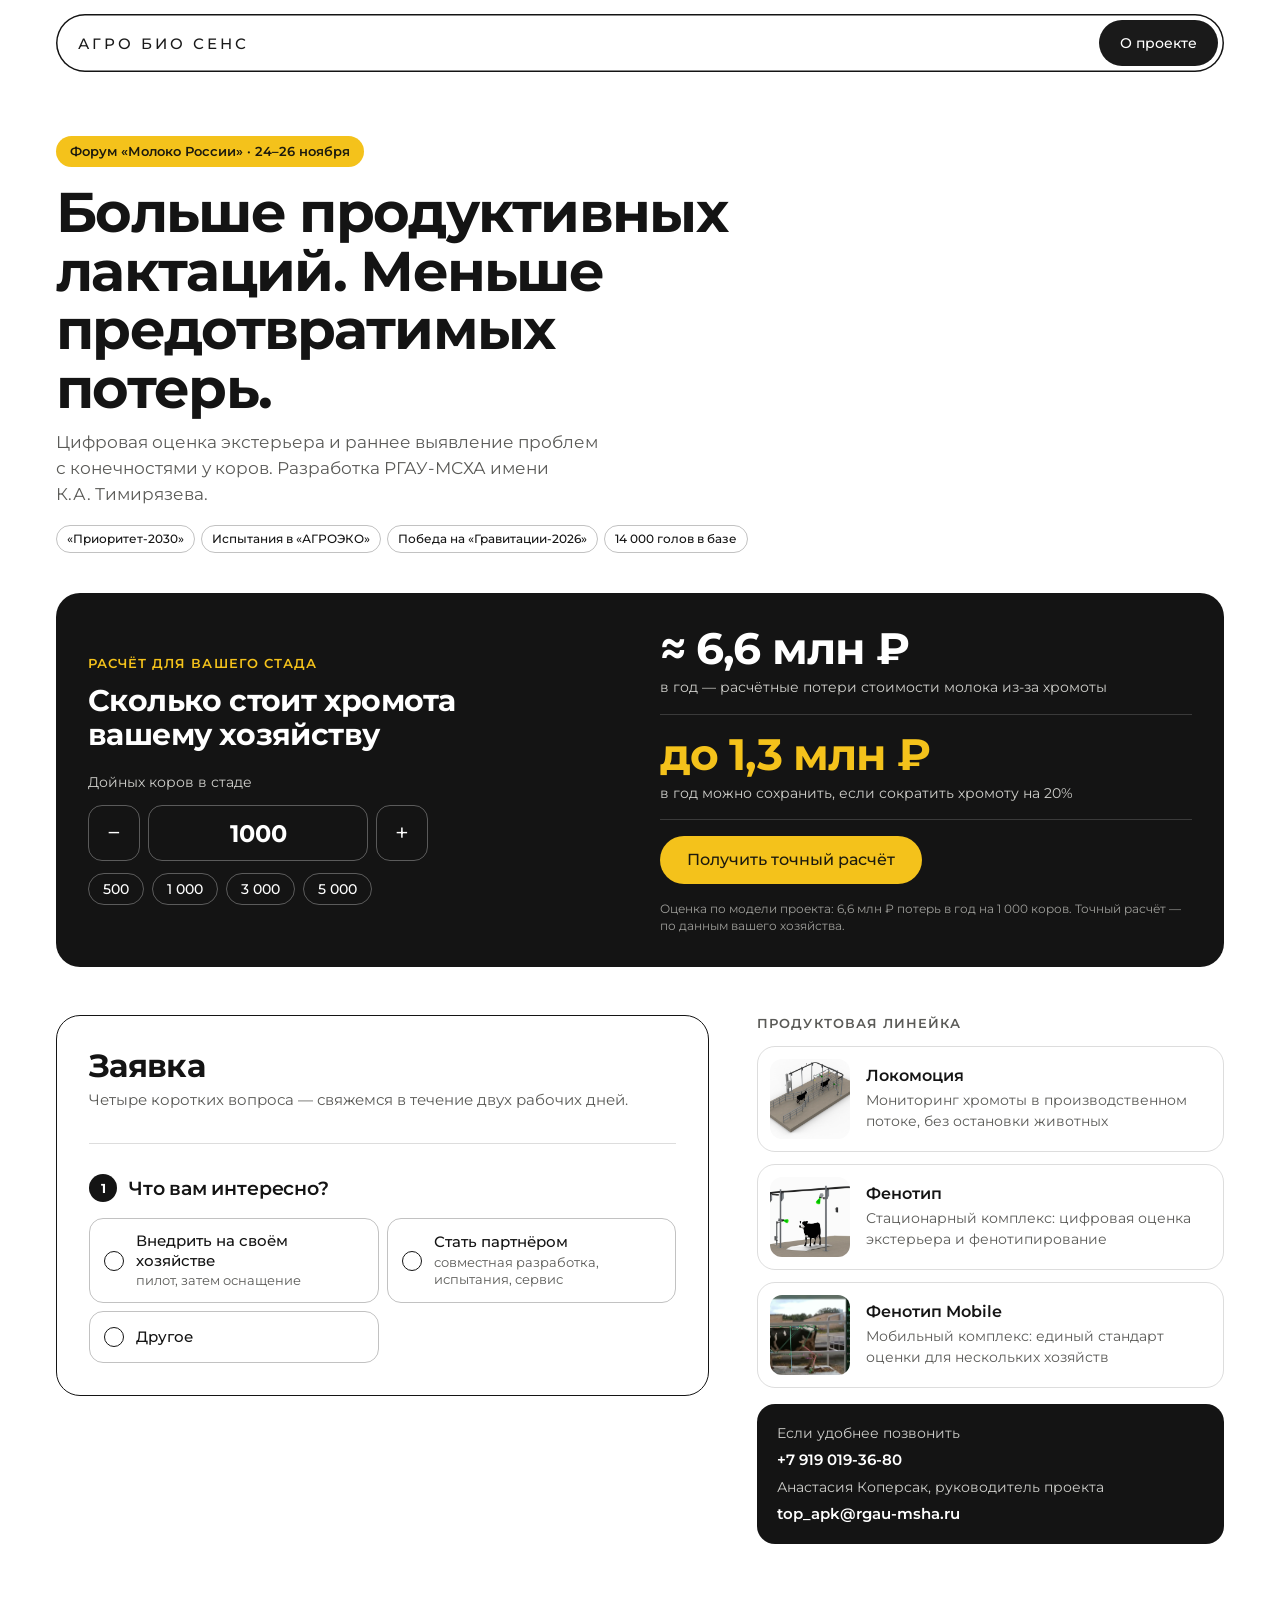
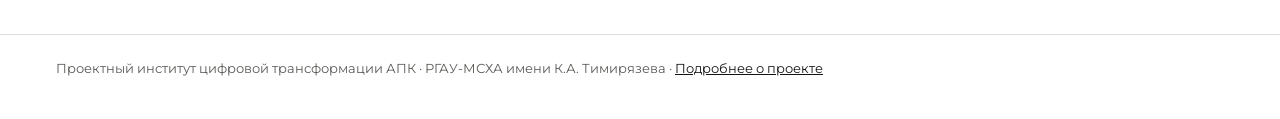
<file: forum.html>
<!doctype html>
<html lang="ru">
<head>
<meta name="robots" content="noindex, nofollow">
  <meta charset="utf-8">
  <meta name="viewport" content="width=device-width, initial-scale=1">
  <title>АгроБиоСенс — обсудить сотрудничество</title>
  <meta name="description" content="Заявка на сотрудничество с командой АгроБиоСенс: внедрение на хозяйстве, партнёрство. РГАУ-МСХА имени К.А. Тимирязева.">
  <meta name="theme-color" content="#FFFFFF">
  <link rel="icon" href="favicon.ico" sizes="32x32">
  <link rel="icon" href="assets/img/favicon-192.png" type="image/png" sizes="192x192">
  <link rel="apple-touch-icon" href="assets/img/apple-touch-icon.png">
  <link rel="preconnect" href="https://fonts.googleapis.com">
  <link rel="preconnect" href="https://fonts.gstatic.com" crossorigin>
  <link href="https://fonts.googleapis.com/css2?family=Montserrat:wght@400;500;600;700;800&display=swap" rel="stylesheet">
  <link rel="stylesheet" href="assets/css/style.css?v=71">
  <style>
    
    :root {
      --fx-bg: #FFFFFF;
      --fx-ink: #141414;
      --fx-muted: #5A5A57;
      --fx-line: rgba(20, 20, 20, .14);
      --fx-line-strong: rgba(20, 20, 20, .26);
      --fx-err: #C2402A;
      --fx-step-gap: 32px;
    }
    html { scroll-padding-top: 24px; }
    body { background: var(--fx-bg); color: var(--fx-ink); }
    :focus-visible { outline-color: var(--fx-ink); }

    
    .fx-header { padding: 14px var(--gutter) 0; }
    .fx-header .header-pill { grid-template-columns: 1fr auto; padding: 0 6px 0 22px; height: 58px; box-shadow: inset 0 0 0 1.5px var(--fx-ink); }
    .fx-header .logo { grid-column: 1; justify-self: start; font-size: 15px; letter-spacing: .2em; }
    .fx-header .header-end { grid-column: 2; }
    .fx-header .btn { min-height: 46px; padding: 0 20px; font-size: 14px; }

    
    .fx-intro { padding-block: clamp(32px, 6vw, 64px) clamp(28px, 3.5vw, 40px); }
    .fx-kicker { display: inline-block; max-width: 100%; padding: 7px 14px; border-radius: 999px; background: var(--tag); color: var(--tag-ink); font-size: 13px; font-weight: 600; line-height: 1.3; }
    .fx-title { margin-top: 16px; font: 700 clamp(34px, 5.4vw, 60px)/1.05 var(--f); letter-spacing: -.03em; max-width: 16ch; text-wrap: balance; }
    .fx-lead { margin-top: 12px; color: var(--fx-muted); font-size: clamp(16px, 1.3vw, 18px); line-height: 1.55; max-width: 52ch; }

    .fx-title { max-width: 18ch; font-size: clamp(29px, 4.6vw, 56px); }
    .fx-trust { display: flex; flex-wrap: wrap; gap: 6px; margin-top: 18px; }
    .fx-trust li { padding: 5px 10px; border: 1.5px solid var(--fx-line-strong); border-radius: 999px; font-size: 12px; font-weight: 500; line-height: 1.3; }

    
    .fx-calc-wrap { padding-bottom: clamp(32px, 4vw, 48px); }
    .fx-calc { display: grid; gap: 24px; padding: 24px 20px; border-radius: 24px; background: var(--fx-ink); color: #fff; }
    @media (min-width: 640px) { .fx-calc { padding: 32px; } }
    @media (min-width: 900px) { .fx-calc { grid-template-columns: 1fr 1fr; gap: 40px; align-items: center; } }
    .fx-calc-in { display: grid; gap: 12px; align-content: start; }
    .fx-calc-kicker { font: 600 13px/1.3 var(--f); letter-spacing: .08em; text-transform: uppercase; color: var(--tag); }
    .fx-calc-title { font: 700 clamp(22px, 2.4vw, 30px)/1.15 var(--f); letter-spacing: -.02em; max-width: 20ch; }
    .fx-calc-label { margin-top: 6px; font-size: 14px; color: #CFCFCB; }
    .fx-calc-row { display: grid; grid-template-columns: 52px 1fr 52px; gap: 8px; max-width: 340px; }
    .fx-calc-row input { min-width: 0; height: 56px; padding: 0 12px; border: 1.5px solid rgba(255, 255, 255, .3); border-radius: 14px; background: transparent; color: #fff; font: 700 24px/1 var(--f); text-align: center; -moz-appearance: textfield; }
    .fx-calc-row input::-webkit-outer-spin-button, .fx-calc-row input::-webkit-inner-spin-button { -webkit-appearance: none; margin: 0; }
    .fx-calc-row input:focus { outline: none; border-color: var(--tag); }
    .fx-step-btn { height: 56px; border: 1.5px solid rgba(255, 255, 255, .3); border-radius: 14px; background: transparent; color: #fff; font-size: 24px; cursor: pointer; }
    .fx-step-btn:hover { border-color: #fff; }
    .fx-calc-presets { display: flex; flex-wrap: wrap; gap: 8px; }
    .fx-calc-presets button { padding: 8px 14px; border: 1.5px solid rgba(255, 255, 255, .3); border-radius: 999px; background: transparent; color: #fff; font: 500 14px/1 var(--f); cursor: pointer; }
    .fx-calc-presets button:hover { border-color: #fff; }
    .fx-calc :focus-visible { outline-color: var(--tag); }
    .fx-calc-out { display: grid; gap: 16px; }
    .fx-calc-res { padding-bottom: 16px; border-bottom: 1px solid rgba(255, 255, 255, .16); }
    .fx-calc-num { font: 700 clamp(32px, 4vw, 44px)/1.05 var(--f); letter-spacing: -.02em; }
    .fx-calc-num-tag { color: var(--tag); }
    .fx-calc-cap { margin-top: 6px; font-size: 14px; line-height: 1.45; color: #CFCFCB; }
    .fx-calc-cta { width: 100%; }
    @media (min-width: 640px) { .fx-calc-cta { width: auto; justify-self: start; } }
    .fx-calc-note { font-size: 12px; line-height: 1.45; color: #9E9E9A; }

    .fx-form-head { display: grid; gap: 6px; }
    .fx-form-title { font: 700 clamp(26px, 2.6vw, 32px)/1.1 var(--f); letter-spacing: -.02em; }
    .fx-form-sub { font-size: 15px; line-height: 1.5; color: var(--fx-muted); }
    .fx-options.fx-options-4 { grid-template-columns: 1fr 1fr; }
    @media (min-width: 640px) { .fx-options.fx-options-4 { grid-template-columns: repeat(4, 1fr); } }

    .fx-grid { display: grid; gap: 40px; padding-bottom: clamp(40px, 7vw, 96px); }
    @media (min-width: 1000px) { .fx-grid { grid-template-columns: minmax(0, 1.4fr) minmax(0, 1fr); align-items: start; gap: 48px; } }

    
    .fx-form { display: grid; gap: var(--fx-step-gap); }
    @media (min-width: 640px) {
      .fx-form { padding: 32px; border: 1.5px solid var(--fx-ink); border-radius: 24px; }
    }
    .fx-stepbox { display: grid; gap: 14px; min-width: 0; }
    .fx-stepbox + .fx-stepbox, .fx-form-head + input + .fx-stepbox { padding-top: var(--fx-step-gap); border-top: 1px solid var(--fx-line); }
    .fx-stepbox[hidden] { display: none; }
    .fx-stepbox.is-new { animation: fx-in .35s ease-out both; }
    @keyframes fx-in { from { opacity: 0; transform: translateY(10px); } to { opacity: 1; transform: none; } }
    @media (prefers-reduced-motion: reduce) { .fx-stepbox.is-new { animation: none; } }

    .fx-q { display: flex; align-items: baseline; gap: 12px; padding: 0; margin: 0; font: 600 19px/1.3 var(--f); letter-spacing: -.01em; }
    .fx-num { flex: none; display: inline-grid; place-items: center; width: 28px; height: 28px; border-radius: 50%; background: var(--fx-ink); color: #fff; font-size: 13px; font-weight: 700; transform: translateY(-2px); }
    .fx-hint { white-space: nowrap; font-weight: 400; font-size: 14px; color: var(--fx-muted); }
    .req { color: var(--fx-err); }

    
    .fx-options { display: grid; gap: 8px; }
    @media (min-width: 640px) { .fx-options { grid-template-columns: repeat(auto-fill, minmax(240px, 1fr)); } }
    .fx-opt { position: relative; display: block; }
    .fx-opt input { position: absolute; inset: 0; width: 100%; height: 100%; margin: 0; opacity: 0; cursor: pointer; }
    .fx-opt span {
      display: flex; flex-direction: column; justify-content: center; align-items: flex-start; min-height: 52px; height: 100%;
      padding: 12px 14px 12px 46px; position: relative;
      border: 1.5px solid var(--fx-line-strong); border-radius: 14px;
      font-size: 15px; font-weight: 500; line-height: 1.3;
      transition: border-color .15s, background-color .15s;
    }
    .fx-opt span::before {
      content: ""; position: absolute; left: 14px; top: 50%; width: 20px; height: 20px; margin-top: -10px;
      border: 1.5px solid var(--fx-ink); border-radius: 50%; box-sizing: border-box; background: #fff;
    }
    .fx-opt input[type="checkbox"] + span::before { border-radius: 6px; }
    .fx-opt small { display: block; margin-top: 2px; font-size: 13px; font-weight: 400; line-height: 1.35; color: var(--fx-muted); }
    .fx-opt input:checked + span small { color: var(--tag-ink); }
    .fx-opt input:hover + span { border-color: var(--fx-ink); }
    .fx-opt input:checked + span { background: var(--tag); border-color: var(--tag); }
    .fx-opt input[type="radio"]:checked + span::before { background: var(--fx-ink); box-shadow: inset 0 0 0 4px #fff; }
    .fx-opt input[type="checkbox"]:checked + span::before { background: var(--fx-ink) url("data:image/svg+xml,%3Csvg xmlns='http://www.w3.org/2000/svg' viewBox='0 0 20 20'%3E%3Cpath d='M5 10.5l3.2 3L15 6.8' fill='none' stroke='%23fff' stroke-width='2.4' stroke-linecap='round' stroke-linejoin='round'/%3E%3C/svg%3E") center/16px no-repeat; }
    .fx-opt input:focus-visible + span { outline: 3px solid var(--fx-ink); outline-offset: 2px; }
    .fx-sub { display: grid; gap: 10px; margin-top: 6px; }
    .fx-sub[hidden] { display: none; }
    .fx-sub-q { font-size: 15px; font-weight: 600; }

    
    .fx-fields { display: grid; gap: 16px; }
    @media (min-width: 640px) { .fx-fields { grid-template-columns: 1fr 1fr; } .fx-field-wide { grid-column: 1 / -1; } }
    .fx-field { display: grid; gap: 6px; align-content: start; }
    .fx-field label { font-size: 14px; font-weight: 500; }
    .fx-field input, .fx-field textarea {
      width: 100%; min-height: 52px; padding: 12px 16px;
      background: #fff; color: var(--fx-ink);
      border: 1.5px solid var(--fx-line-strong); border-radius: 14px;
      font: 400 16px/1.4 var(--f);
    }
    .fx-field input::placeholder, .fx-field textarea::placeholder { color: #9A9A96; }
    .fx-field textarea { resize: vertical; min-height: 96px; }
    .fx-field input:focus, .fx-field textarea:focus { outline: none; border-color: var(--fx-ink); box-shadow: 0 0 0 3px rgba(244, 194, 27, .55); }
    .fx-field input[aria-invalid="true"] { border-color: var(--fx-err); }
    .fx-err { font-size: 14px; color: var(--fx-err); }
    .fx-err[hidden] { display: none; }

    .fx-consent { display: flex; gap: 12px; align-items: flex-start; font-size: 14px; line-height: 1.45; color: var(--fx-muted); cursor: pointer; }
    .fx-consent input { width: 22px; height: 22px; margin: 0; accent-color: var(--fx-ink); flex: none; }
    .fx-submit { width: 100%; }
    @media (min-width: 640px) { .fx-submit { width: auto; justify-self: start; } }
    .fx-done { padding: 16px 18px; border-radius: 14px; background: #FFF6D6; border: 1.5px solid var(--tag); font-size: 15px; line-height: 1.5; }
    .fx-done[hidden] { display: none; }

    
    .fx-side { display: grid; gap: 12px; }
    @media (min-width: 1000px) { .fx-side { position: sticky; top: 24px; } }
    .fx-side-title { font: 600 13px/1.3 var(--f); letter-spacing: .08em; text-transform: uppercase; color: var(--fx-muted); margin-bottom: 2px; }
    .fx-product { display: grid; grid-template-columns: 80px 1fr; gap: 16px; align-items: center; padding: 12px; border: 1.5px solid var(--fx-line); border-radius: 18px; }
    .fx-product img { width: 80px; height: 80px; object-fit: cover; border-radius: 12px; }
    .fx-product h3 { font: 600 16px/1.25 var(--f); }
    .fx-product p { margin-top: 4px; font-size: 14px; line-height: 1.45; color: var(--fx-muted); }
    .fx-contact { margin-top: 4px; padding: 18px 20px; border-radius: 18px; background: var(--fx-ink); color: #fff; display: grid; gap: 4px; font-size: 15px; }
    .fx-contact a { color: #fff; font-weight: 600; text-decoration: none; }
    .fx-contact a:hover { text-decoration: underline; text-underline-offset: 4px; }
    .fx-contact span { color: #CFCFCB; font-size: 14px; }
    .fx-contact :focus-visible { outline-color: var(--tag); }
    .fx-foot { padding: 24px 0 40px; border-top: 1px solid var(--fx-line); font-size: 13px; line-height: 1.5; color: var(--fx-muted); }
    .fx-foot a { color: var(--fx-ink); }

    
    @media (max-width: 359px) {
      .fx-header .header-pill { padding-left: 16px; }
      .fx-header .logo { font-size: 12px; letter-spacing: .12em; }
      .fx-header .btn { padding: 0 14px; font-size: 13px; }
      .fx-kicker { font-size: 12px; padding: 6px 12px; }
      .fx-title { font-size: 27px; }
      .fx-q { font-size: 17px; gap: 10px; }
      .fx-opt span { padding-left: 42px; font-size: 14px; }
      .fx-opt span::before { left: 12px; }
      .fx-product { grid-template-columns: 64px 1fr; gap: 12px; }
      .fx-product img { width: 64px; height: 64px; }
    }
  </style>
</head>
<body>
  <a class="skip" href="#form">Перейти к заявке</a>

  <header class="fx-header">
    <div class="header-pill">
      <a class="logo" href="index.html" aria-label="АгроБиоСенс, на главную">АГРО БИО СЕНС</a>
      <div class="header-end">
        <a class="btn btn-ink" href="index.html">О проекте</a>
      </div>
    </div>
  </header>

  <main id="main">
    <section class="wrap fx-intro">
      <p class="fx-kicker">Форум «Молоко России» · 24–26&nbsp;ноября</p>
      <h1 class="fx-title">Больше продуктивных лактаций. Меньше предотвратимых потерь.</h1>
      <p class="fx-lead">Цифровая оценка экстерьера и&nbsp;раннее выявление проблем с&nbsp;конечностями у&nbsp;коров. Разработка РГАУ‑МСХА имени К.А.&nbsp;Тимирязева.</p>
      <ul class="fx-trust" aria-label="О проекте">
        <li>«Приоритет‑2030»</li>
        <li>Испытания в&nbsp;«АГРОЭКО»</li>
        <li>Победа на&nbsp;«Гравитации‑2026»</li>
        <li>14&nbsp;000 голов в&nbsp;базе</li>
      </ul>
    </section>

    <section class="wrap fx-calc-wrap" aria-labelledby="fx-calc-title">
      <div class="fx-calc">
        <div class="fx-calc-in">
          <p class="fx-calc-kicker">Расчёт для вашего стада</p>
          <h2 class="fx-calc-title" id="fx-calc-title">Сколько стоит хромота вашему хозяйству</h2>
          <label class="fx-calc-label" for="fx-cows">Дойных коров в&nbsp;стаде</label>
          <div class="fx-calc-row">
            <button class="fx-step-btn" type="button" data-fx-cows-step="-100" aria-label="Меньше на 100">−</button>
            <input id="fx-cows" type="number" inputmode="numeric" min="50" max="100000" step="50" value="1000" data-fx-cows>
            <button class="fx-step-btn" type="button" data-fx-cows-step="100" aria-label="Больше на 100">+</button>
          </div>
          <div class="fx-calc-presets" aria-label="Быстрый выбор">
            <button type="button" data-fx-cows-set="500">500</button>
            <button type="button" data-fx-cows-set="1000">1&nbsp;000</button>
            <button type="button" data-fx-cows-set="3000">3&nbsp;000</button>
            <button type="button" data-fx-cows-set="5000">5&nbsp;000</button>
          </div>
        </div>
        <div class="fx-calc-out" aria-live="polite">
          <div class="fx-calc-res">
            <p class="fx-calc-num" data-fx-loss>≈ 6,6 млн&nbsp;₽</p>
            <p class="fx-calc-cap">в&nbsp;год&nbsp;— расчётные потери стоимости молока из‑за хромоты</p>
          </div>
          <div class="fx-calc-res">
            <p class="fx-calc-num fx-calc-num-tag" data-fx-save>до 1,3 млн&nbsp;₽</p>
            <p class="fx-calc-cap">в&nbsp;год можно сохранить, если сократить хромоту на&nbsp;20%</p>
          </div>
          <button class="btn btn-tag fx-calc-cta" type="button" data-fx-calc-go>Получить точный расчёт</button>
          <p class="fx-calc-note">Оценка по&nbsp;модели проекта: 6,6&nbsp;млн&nbsp;₽ потерь в&nbsp;год на&nbsp;1&nbsp;000 коров. Точный расчёт&nbsp;— по&nbsp;данным вашего хозяйства.</p>
        </div>
      </div>
    </section>

    <div class="wrap fx-grid">
      <form class="fx-form" id="form" data-fx-form novalidate>
        <div class="fx-form-head">
          <h2 class="fx-form-title">Заявка</h2>
          <p class="fx-form-sub">Четыре коротких вопроса&nbsp;— свяжемся в&nbsp;течение двух рабочих дней.</p>
        </div>
        <input type="hidden" name="calc" value="">

        <div class="fx-stepbox" data-step="1" role="group" aria-labelledby="fx-q1">
          <p class="fx-q" id="fx-q1"><span class="fx-num" aria-hidden="true">1</span><span>Что вам интересно?</span></p>
          <div class="fx-options">
            <label class="fx-opt"><input type="radio" name="goal" value="Внедрить на своём хозяйстве"><span>Внедрить на&nbsp;своём хозяйстве<small>пилот, затем оснащение</small></span></label>
            <label class="fx-opt"><input type="radio" name="goal" value="Стать партнёром"><span>Стать партнёром<small>совместная разработка, испытания, сервис</small></span></label>
            <label class="fx-opt"><input type="radio" name="goal" value="Другое"><span>Другое</span></label>
          </div>
        </div>

        <div class="fx-stepbox" data-step="2" role="group" aria-labelledby="fx-q2" hidden>
          <p class="fx-q" id="fx-q2"><span class="fx-num" aria-hidden="true">2</span><span>Какие продукты? <span class="fx-hint">можно несколько</span></span></p>
          <div class="fx-options">
            <label class="fx-opt"><input type="checkbox" name="product" value="Локомоция"><span>Локомоция&nbsp;— хромота</span></label>
            <label class="fx-opt"><input type="checkbox" name="product" value="Фенотип"><span>Фенотип&nbsp;— экстерьер</span></label>
            <label class="fx-opt"><input type="checkbox" name="product" value="Фенотип Mobile"><span>Фенотип Mobile</span></label>
            <label class="fx-opt"><input type="checkbox" name="product" value="Комплексное оснащение"><span>Комплексное оснащение</span></label>
            <label class="fx-opt"><input type="checkbox" name="product" value="Пока не знаю"><span>Пока не знаю</span></label>
          </div>
        </div>

        <div class="fx-stepbox" data-step="3" role="group" aria-labelledby="fx-q3" hidden>
          <p class="fx-q" id="fx-q3"><span class="fx-num" aria-hidden="true">3</span><span>Кого вы представляете?</span></p>
          <div class="fx-options">
            <label class="fx-opt"><input type="radio" name="who" value="Молочное хозяйство / агрохолдинг"><span>Молочное хозяйство, агрохолдинг</span></label>
            <label class="fx-opt"><input type="radio" name="who" value="Племенная или селекционная организация"><span>Племенная организация</span></label>
            <label class="fx-opt"><input type="radio" name="who" value="Сервисная или ветеринарная компания"><span>Сервисная или ветеринарная компания</span></label>
            <label class="fx-opt"><input type="radio" name="who" value="Инвестор / фонд"><span>Инвестор, фонд</span></label>
            <label class="fx-opt"><input type="radio" name="who" value="Органы власти, отраслевой союз"><span>Органы власти, отраслевой союз</span></label>
            <label class="fx-opt"><input type="radio" name="who" value="Вуз / НИИ"><span>Вуз, НИИ</span></label>
            <label class="fx-opt"><input type="radio" name="who" value="Другое"><span>Другое</span></label>
          </div>
          <div class="fx-sub" data-fx-herd hidden>
            <p class="fx-sub-q" id="fx-herd-q">Поголовье дойного стада <span class="fx-hint">необязательно</span></p>
            <div class="fx-options" role="radiogroup" aria-labelledby="fx-herd-q">
              <label class="fx-opt"><input type="radio" name="herd" value="до 500"><span>до 500 голов</span></label>
              <label class="fx-opt"><input type="radio" name="herd" value="500–1 000"><span>500–1&nbsp;000 голов</span></label>
              <label class="fx-opt"><input type="radio" name="herd" value="1 000–5 000"><span>1&nbsp;000–5&nbsp;000 голов</span></label>
              <label class="fx-opt"><input type="radio" name="herd" value="свыше 5 000"><span>свыше 5&nbsp;000 голов</span></label>
            </div>
          </div>
          <div class="fx-sub" data-fx-when hidden>
            <p class="fx-sub-q" id="fx-when-q">Когда планируете внедрение? <span class="fx-hint">необязательно</span></p>
            <div class="fx-options" role="radiogroup" aria-labelledby="fx-when-q">
              <label class="fx-opt"><input type="radio" name="when" value="в ближайшие полгода"><span>В&nbsp;ближайшие полгода</span></label>
              <label class="fx-opt"><input type="radio" name="when" value="в течение года"><span>В&nbsp;течение года</span></label>
              <label class="fx-opt"><input type="radio" name="when" value="пока изучаю"><span>Пока изучаю</span></label>
            </div>
          </div>
        </div>

        <div class="fx-stepbox" data-step="4" role="group" aria-labelledby="fx-q4" hidden>
          <p class="fx-q" id="fx-q4"><span class="fx-num" aria-hidden="true">4</span><span>Как с&nbsp;вами связаться?</span></p>
          <div class="fx-fields">
            <div class="fx-field">
              <label for="fx-name">Имя и должность <span class="req" aria-hidden="true">*</span></label>
              <input id="fx-name" name="name" type="text" autocomplete="name" required>
              <p class="fx-err" id="fx-name-err" hidden>Напишите, как к вам обращаться</p>
            </div>
            <div class="fx-field">
              <label for="fx-org">Организация и регион <span class="fx-hint">необязательно</span></label>
              <input id="fx-org" name="org" type="text" autocomplete="organization" placeholder="Название, регион">
            </div>
            <div class="fx-field">
              <label for="fx-phone">Телефон <span class="req" aria-hidden="true">*</span></label>
              <input id="fx-phone" name="phone" type="tel" inputmode="tel" autocomplete="tel" placeholder="+7" required>
              <p class="fx-err" id="fx-phone-err" hidden>Оставьте телефон, чтобы мы могли связаться</p>
            </div>
            <div class="fx-field">
              <label for="fx-email">E-mail <span class="fx-hint">необязательно</span></label>
              <input id="fx-email" name="email" type="email" inputmode="email" autocomplete="email">
            </div>
            <div class="fx-sub fx-field-wide">
              <p class="fx-sub-q" id="fx-channel-q">Как удобнее связаться? <span class="fx-hint">необязательно</span></p>
              <div class="fx-options fx-options-4" role="radiogroup" aria-labelledby="fx-channel-q">
                <label class="fx-opt"><input type="radio" name="channel" value="Звонок"><span>Звонок</span></label>
                <label class="fx-opt"><input type="radio" name="channel" value="Telegram"><span>Telegram</span></label>
                <label class="fx-opt"><input type="radio" name="channel" value="WhatsApp"><span>WhatsApp</span></label>
                <label class="fx-opt"><input type="radio" name="channel" value="MAX"><span>MAX</span></label>
              </div>
            </div>
            <div class="fx-field fx-field-wide">
              <label for="fx-msg">Комментарий <span class="fx-hint">необязательно</span></label>
              <textarea id="fx-msg" name="message" rows="3" placeholder="Удобное время для звонка, вопрос команде"></textarea>
            </div>
          </div>
          <label class="fx-consent">
            <input type="checkbox" name="consent" required>
            <span>Согласен на обработку персональных данных РГАУ‑МСХА имени К.А.&nbsp;Тимирязева для ответа на&nbsp;заявку по&nbsp;152‑ФЗ</span>
          </label>
          <p class="fx-err" id="fx-consent-err" hidden>Без согласия мы не сможем обработать заявку</p>
          <button class="btn btn-tag btn-lg fx-submit" type="submit">Отправить заявку</button>
        </div>

        <p class="fx-done" data-fx-done hidden role="status" tabindex="-1"></p>
      </form>

      <aside class="fx-side" aria-labelledby="fx-side-title">
        <p class="fx-side-title" id="fx-side-title">Продуктовая линейка</p>
        <article class="fx-product">
          <img src="assets/img/lameness-min.jpg" alt="" width="80" height="80" loading="lazy">
          <div><h3>Локомоция</h3><p>Мониторинг хромоты в&nbsp;производственном потоке, без остановки животных</p></div>
        </article>
        <article class="fx-product">
          <img src="assets/img/exterior-min.jpg" alt="" width="80" height="80" loading="lazy">
          <div><h3>Фенотип</h3><p>Стационарный комплекс: цифровая оценка экстерьера и&nbsp;фенотипирование</p></div>
        </article>
        <article class="fx-product">
          <img src="assets/media/exterior-laec.jpg" alt="" width="80" height="80" loading="lazy">
          <div><h3>Фенотип Mobile</h3><p>Мобильный комплекс: единый стандарт оценки для нескольких хозяйств</p></div>
        </article>
        <div class="fx-contact">
          <span>Если удобнее позвонить</span>
          <a href="tel:+79190193680">+7 919 019‑36‑80</a>
          <span>Анастасия Коперсак, руководитель проекта</span>
          <a href="mailto:top_apk@rgau-msha.ru">top_apk@rgau-msha.ru</a>
        </div>
      </aside>
    </div>
  </main>

  <footer class="fx-foot">
    <div class="wrap">Проектный институт цифровой трансформации АПК · РГАУ‑МСХА имени К.А.&nbsp;Тимирязева · <a href="index.html">Подробнее о проекте</a></div>
  </footer>

  <script>
  (() => {
    const ENDPOINT = '';
    const MAILTO = 'top_apk@rgau-msha.ru';

    const form = document.querySelector('[data-fx-form]');
    const done = form.querySelector('[data-fx-done]');
    const herdBox = form.querySelector('[data-fx-herd]');
    const whenBox = form.querySelector('[data-fx-when]');
    const clear = n => form.querySelectorAll(`input[name="${n}"]`).forEach(i => i.checked = false);
    const step = n => form.querySelector(`[data-step="${n}"]`);
    const f = form.elements;
    const reduce = matchMedia('(prefers-reduced-motion: reduce)').matches;
    let quiet = false;
    const reveal = n => {
      const el = step(n);
      if (!el || !el.hidden) return;
      el.hidden = false;
      el.classList.add('is-new');
      if (quiet) return;
      requestAnimationFrame(() => {
        const r = el.getBoundingClientRect();
        if (r.top > innerHeight * 0.7) {
          scrollBy({ top: r.top - innerHeight * 0.25, behavior: reduce ? 'auto' : 'smooth' });
        }
      });
    };

    form.addEventListener('change', e => {
      const name = e.target.name;
      if (name === 'goal') {
        const isImpl = f.goal.value.startsWith('Внедрить');
        whenBox.hidden = !isImpl;
        if (!isImpl) clear('when');
        reveal(2);
      }
      if (name === 'product') reveal(3);
      if (name === 'who') {
        const isFarm = f.who.value.startsWith('Молочное');
        herdBox.hidden = !isFarm;
        if (!isFarm) clear('herd');
        reveal(4);
      }
    });
    const LOSS_PER_COW = 6600;
    const SAVE_SHARE = 0.2;
    const cows = document.querySelector('[data-fx-cows]');
    const lossEl = document.querySelector('[data-fx-loss]');
    const saveEl = document.querySelector('[data-fx-save]');
    const money = v => v >= 1e6
      ? (v / 1e6).toFixed(1).replace('.', ',').replace(',0', '') + '\u00a0млн\u00a0₽'
      : Math.round(v / 1000).toLocaleString('ru-RU') + '\u00a0тыс.\u00a0₽';
    const herdCount = () => Math.min(100000, Math.max(0, Math.round(Number(cows.value) || 0)));
    const calc = () => {
      const n = herdCount();
      lossEl.textContent = n ? '≈ ' + money(n * LOSS_PER_COW) : '—';
      saveEl.textContent = n ? 'до ' + money(n * LOSS_PER_COW * SAVE_SHARE) : '—';
    };
    cows.addEventListener('input', calc);
    document.querySelectorAll('[data-fx-cows-step]').forEach(b => b.addEventListener('click', () => {
      cows.value = Math.max(50, herdCount() + Number(b.dataset.fxCowsStep)); calc();
    }));
    document.querySelectorAll('[data-fx-cows-set]').forEach(b => b.addEventListener('click', () => {
      cows.value = b.dataset.fxCowsSet; calc();
    }));
    calc();

    document.querySelector('[data-fx-calc-go]').addEventListener('click', () => {
      const n = herdCount();
      f.calc.value = n ? `${n} коров: потери ${lossEl.textContent}, сохранить ${saveEl.textContent}`.replace(/\u00a0/g, ' ') : '';
      const impl = form.querySelector('input[name="goal"][value^="Внедрить"]');
      if (!impl.checked) {
        impl.checked = true;
        quiet = true;
        impl.dispatchEvent(new Event('change', { bubbles: true }));
        quiet = false;
      }
      if (n) {
        const cat = n <= 500 ? 'до 500' : n <= 1000 ? '500–1 000' : n <= 5000 ? '1 000–5 000' : 'свыше 5 000';
        const r = form.querySelector(`input[name="herd"][value="${cat}"]`);
        if (r) r.checked = true;
      }
      form.scrollIntoView({ behavior: reduce ? 'auto' : 'smooth', block: 'start' });
    });

    const mark = (el, errId, ok) => {
      const err = document.getElementById(errId);
      el.setAttribute('aria-invalid', String(!ok));
      if (ok) el.removeAttribute('aria-describedby'); else el.setAttribute('aria-describedby', errId);
      err.hidden = ok;
      return ok;
    };

    form.addEventListener('submit', async e => {
      e.preventDefault();
      const checks = [
        mark(f.name, 'fx-name-err', f.name.value.trim().length > 1),
        mark(f.phone, 'fx-phone-err', f.phone.value.replace(/\D/g, '').length >= 10),
        mark(f.consent, 'fx-consent-err', f.consent.checked)
      ];
      if (checks.includes(false)) {
        form.querySelector('[aria-invalid="true"]').focus();
        return;
      }
      const products = [...form.querySelectorAll('input[name="product"]:checked')].map(i => i.value);
      const herd = form.querySelector('input[name="herd"]:checked');
      const when = form.querySelector('input[name="when"]:checked');
      const data = {
        'Интерес': f.goal.value || '—',
        'Продукты': products.join(', ') || '—',
        'Кто': f.who.value || '—',
        'Поголовье': herd ? herd.value : '—',
        'Сроки внедрения': when ? when.value : '—',
        'Расчёт на сайте': f.calc.value || '—',
        'Имя и должность': f.name.value.trim(),
        'Организация и регион': f.org.value.trim() || '—',
        'Телефон': f.phone.value.trim(),
        'Удобный способ связи': (form.querySelector('input[name="channel"]:checked') || {}).value || '—',
        'E-mail': f.email.value.trim() || '—',
        'Комментарий': f.message.value.trim() || '—',
        'Источник': 'QR, форум «Молоко России 2026»'
      };

      if (ENDPOINT) {
        try {
          const r = await fetch(ENDPOINT, { method: 'POST', headers: { 'Content-Type': 'application/json' }, body: JSON.stringify(data) });
          if (!r.ok) throw new Error(r.status);
        } catch (err) {
          done.textContent = 'Не получилось отправить. Позвоните: +7 919 019‑36‑80 или напишите на ' + MAILTO;
          done.hidden = false; done.focus();
          return;
        }
        form.querySelectorAll('.fx-stepbox').forEach(el => el.hidden = true);
        done.textContent = 'Спасибо! Заявка у команды АгроБиоСенс — свяжемся в течение двух рабочих дней.';
        done.hidden = false; done.focus();
        return;
      }

      const body = Object.entries(data).map(([k, v]) => `${k}: ${v}`).join('\n');
      const subject = `Заявка с форума «Молоко России»: ${data['Интерес']} — ${data['Организация и регион'] !== '—' ? data['Организация и регион'] : data['Имя и должность']}`;
      window.location.href = `mailto:${MAILTO}?subject=${encodeURIComponent(subject)}&body=${encodeURIComponent(body)}`;
      done.textContent = 'Открыли письмо с заявкой в почтовой программе — осталось нажать «Отправить». Если письмо не открылось, позвоните: +7 919 019‑36‑80.';
      done.hidden = false;
    });
  })();
  </script>
</body>
</html>
</file>
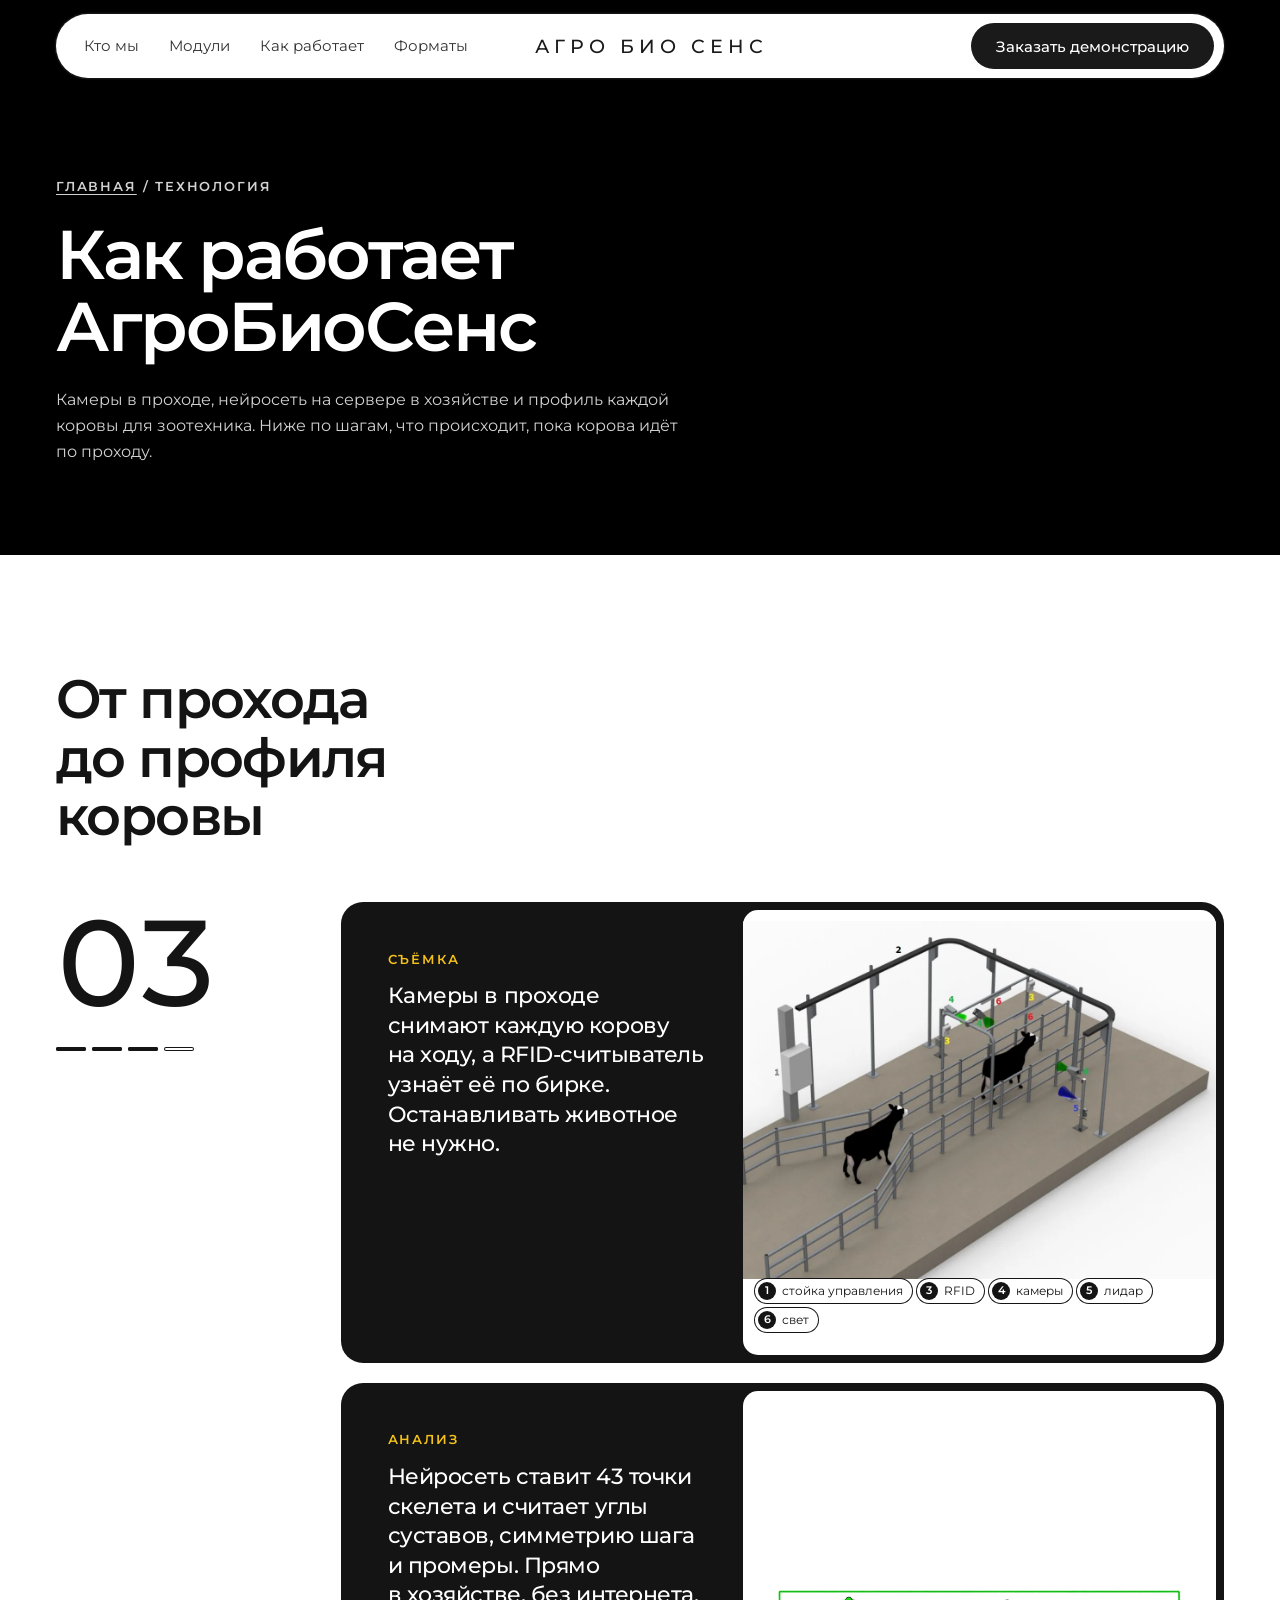
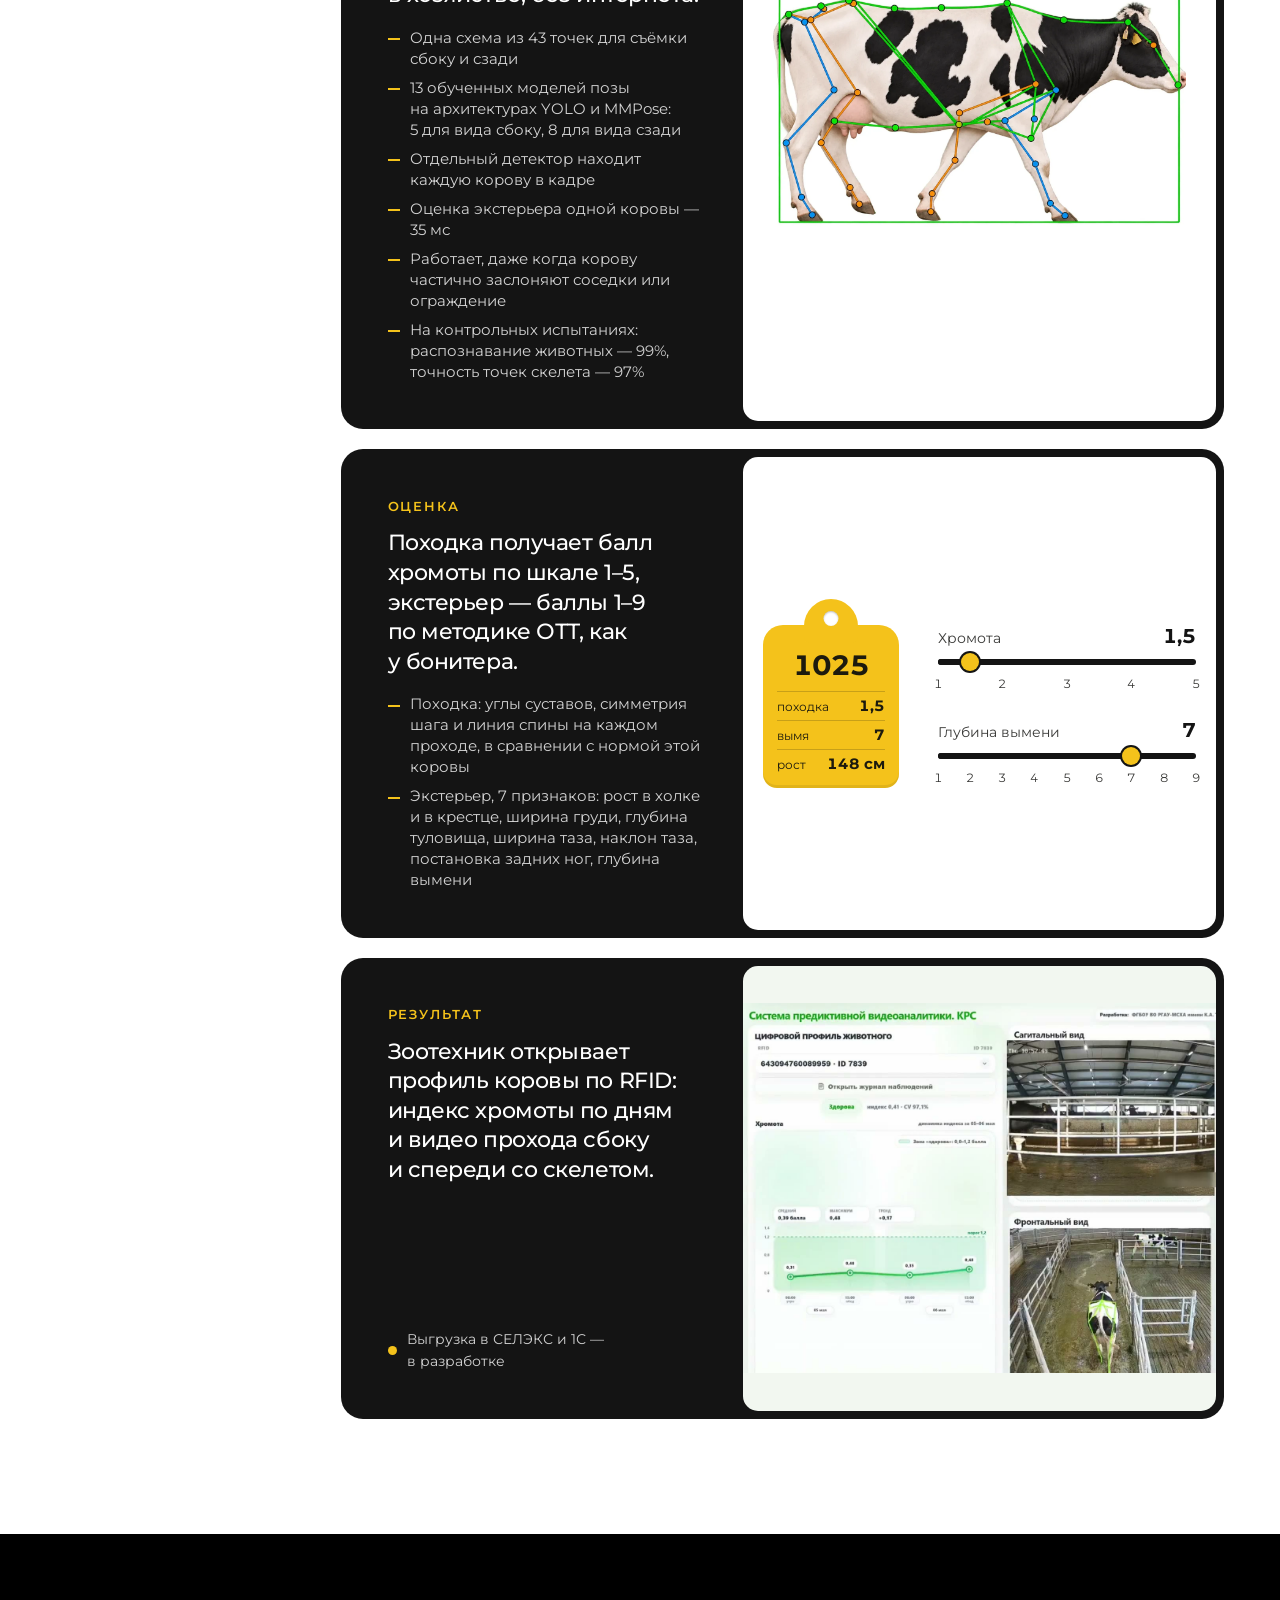
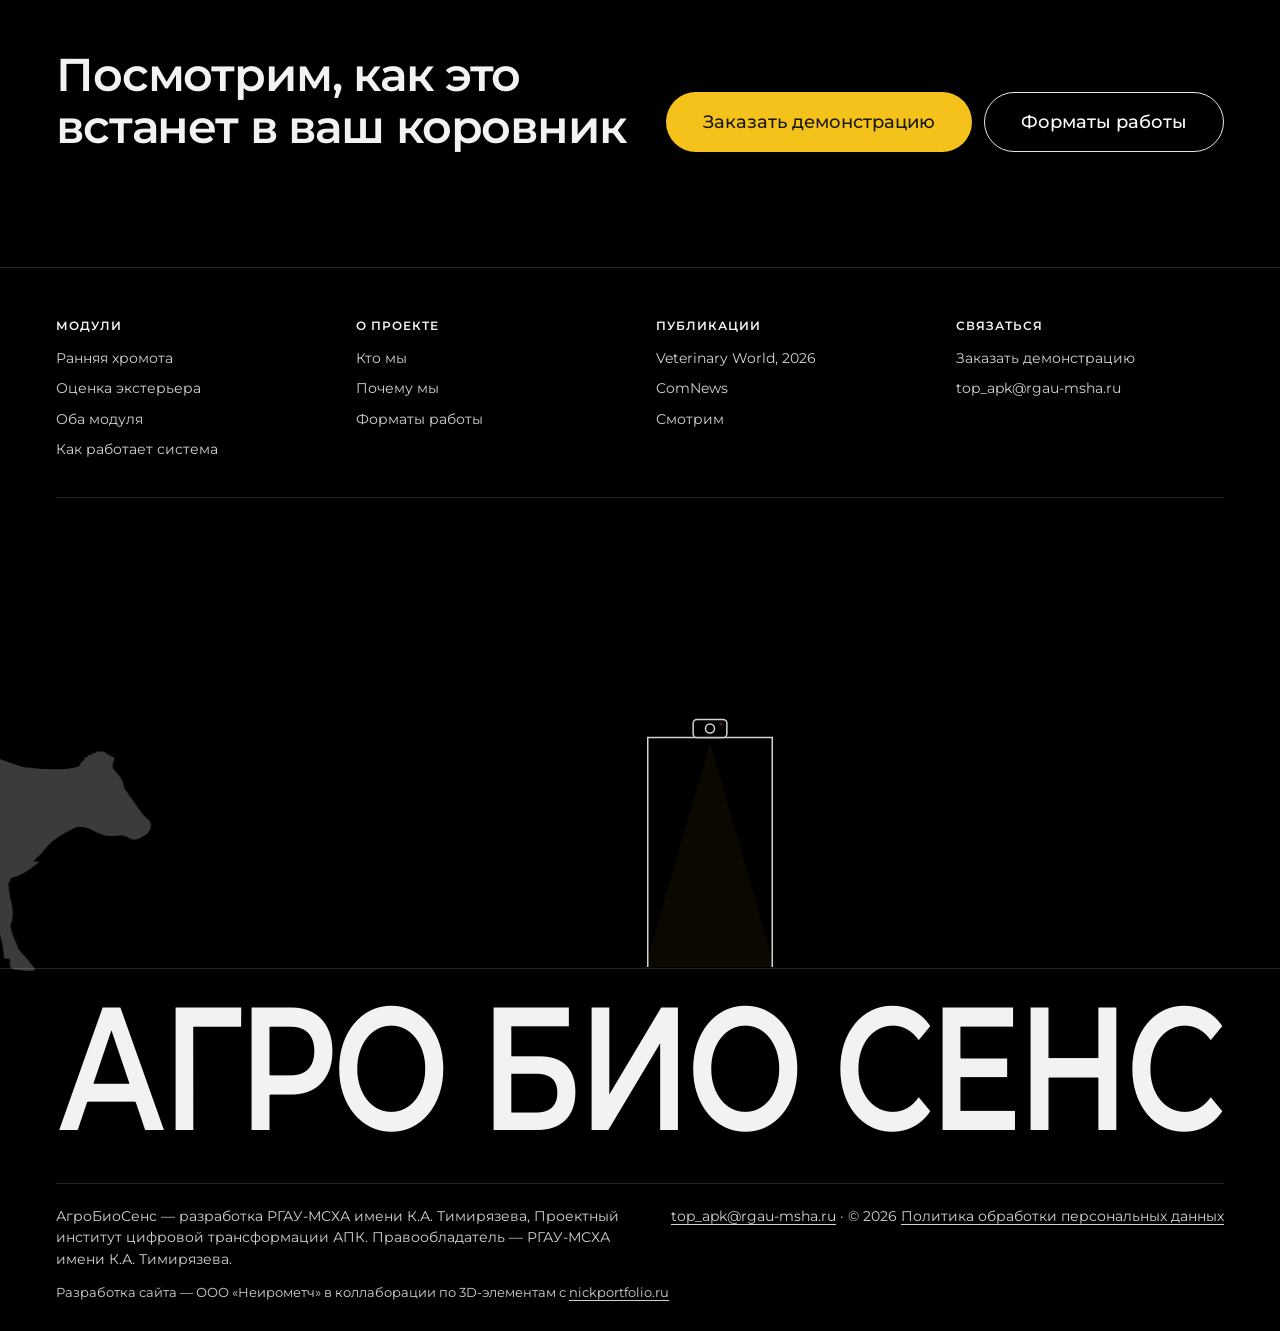
<file: technology.html>
<!doctype html>
<html lang="ru">
<head>
<meta name="robots" content="noindex, nofollow">
  <meta charset="utf-8">
  <meta name="viewport" content="width=device-width, initial-scale=1">
  <title>Технология — АгроБиоСенс</title>
  <meta name="description" content="Как устроен комплекс АгроБиоСенс: камеры и RFID в проходе, нейросеть ставит точки скелета прямо в хозяйстве, балл походки и экстерьера, профиль коровы для зоотехника.">
  <meta name="theme-color" content="#000000">
  <link rel="icon" href="favicon.ico" sizes="32x32">
  <link rel="icon" href="assets/img/favicon-192.png" type="image/png" sizes="192x192">
  <link rel="apple-touch-icon" href="assets/img/apple-touch-icon.png">
  <link rel="preconnect" href="https://fonts.googleapis.com">
  <link rel="preconnect" href="https://fonts.gstatic.com" crossorigin>
  <link href="https://fonts.googleapis.com/css2?family=Montserrat:wght@400;500;600;700;800&display=swap" rel="stylesheet">
  <link rel="stylesheet" href="assets/css/style.css?v=71">
</head>
<body>
  <a class="skip" href="#main">Перейти к содержанию</a>

  <header class="site-header" data-header>
    <div class="header-pill">
      <nav class="nav" aria-label="Разделы">
        <a href="index.html#about">Кто мы</a>
        <a href="index.html#modules">Модули</a>
        <a href="technology.html" aria-current="page">Как работает</a>
        <a href="index.html#formats">Форматы</a>
      </nav>
      <a class="logo" href="index.html#top" aria-label="АгроБиоСенс, на главную">АГРО БИО СЕНС</a>
      <div class="header-end">
        <a class="btn btn-ink header-cta" href="index.html#contact">Заказать демонстрацию</a>
        <button class="menu-toggle" type="button" aria-expanded="false" aria-controls="mobile-nav" data-menu-toggle>
          <span class="sr-only">Меню</span><span class="menu-bars" aria-hidden="true"></span>
        </button>
      </div>
    </div>
    <nav class="mobile-nav" id="mobile-nav" aria-label="Разделы" hidden>
      <a href="index.html#about">Кто мы</a>
      <a href="index.html#modules">Модули</a>
      <a href="technology.html" aria-current="page">Как работает</a>
      <a href="index.html#formats">Форматы</a>
      <a class="btn btn-tag" href="index.html#contact">Заказать демонстрацию</a>
    </nav>
  </header>

  <main id="main">

    <section class="tech-intro dark">
      <div class="wrap">
        <p class="tech-kicker"><a href="index.html">Главная</a> / Технология</p>
        <h1 class="tech-title">Как работает АгроБиоСенс</h1>
        <p class="lead">Камеры в&nbsp;проходе, нейросеть на&nbsp;сервере в&nbsp;хозяйстве и&nbsp;профиль каждой коровы для&nbsp;зоотехника. Ниже по&nbsp;шагам, что происходит, пока корова идёт по&nbsp;проходу.</p>
      </div>
    </section>

    <section class="how how-full" id="steps" aria-labelledby="how-title">
      <div class="wrap">
        <h2 id="how-title" class="how-title">От&nbsp;прохода до&nbsp;профиля коровы</h2>

        <div class="how-track" data-how>
          <div class="how-counter" aria-hidden="true">
            <span class="how-num"><span data-how-num>01</span></span>
            <span class="how-bars"><i class="is-on" data-how-bar></i><i data-how-bar></i><i data-how-bar></i><i data-how-bar></i></span>
          </div>

          <ol class="how-cards">
            <li class="how-card" data-how-step="1">
              <div class="how-text">
                <span class="how-no" aria-hidden="true">01</span>
                <h3 class="how-label">Съёмка</h3>
                <p class="how-say">Камеры в&nbsp;проходе снимают каждую корову на&nbsp;ходу, а&nbsp;RFID‑считыватель узнаёт её по&nbsp;бирке. Останавливать животное не&nbsp;нужно.</p>
              </div>
              <figure class="how-media how-media-render">
                <img src="assets/img/how-capture.webp" width="1098" height="830" loading="lazy"
                     alt="Рендер модуля хромоты: сужающийся коридор с рамами, на рамах камеры, RFID-считыватели, лидар и освещение, сбоку стойка управления">
                <figcaption class="how-legend">
                  <span><b>1</b>стойка управления</span>
                  <span><b>3</b>RFID</span>
                  <span><b>4</b>камеры</span>
                  <span><b>5</b>лидар</span>
                  <span><b>6</b>свет</span>
                </figcaption>
              </figure>
            </li>

            <li class="how-card" data-how-step="2">
              <div class="how-text">
                <span class="how-no" aria-hidden="true">02</span>
                <h3 class="how-label">Анализ</h3>
                <p class="how-say">Нейросеть ставит 43&nbsp;точки скелета и&nbsp;считает углы суставов, симметрию шага и&nbsp;промеры. Прямо в&nbsp;хозяйстве, без интернета.</p>
                <ul class="how-facts">
                  <li>Одна схема из&nbsp;43&nbsp;точек для&nbsp;съёмки сбоку и&nbsp;сзади</li>
                  <li>13&nbsp;обученных моделей позы на&nbsp;архитектурах YOLO и&nbsp;MMPose: 5&nbsp;для вида сбоку, 8&nbsp;для вида сзади</li>
                  <li>Отдельный детектор находит каждую корову в&nbsp;кадре</li>
                  <li>Оценка экстерьера одной коровы&nbsp;— 35&nbsp;мс</li>
                  <li>Работает, даже когда корову частично заслоняют соседки или ограждение</li>
                  <li><span>На&nbsp;контрольных испытаниях: распознавание животных&nbsp;— 99%, точность точек скелета&nbsp;— 97%</span></li>
                </ul>
              </div>
              <div class="how-media how-media-cow">
                <img src="assets/img/cow-keypoints.webp" width="1350" height="790" loading="lazy"
                     alt="Корова сбоку с точками скелета, которые ставит нейросеть: позвоночник, таз, суставы ног, голова">
              </div>
            </li>

            <li class="how-card" data-how-step="3">
              <div class="how-text">
                <span class="how-no" aria-hidden="true">03</span>
                <h3 class="how-label">Оценка</h3>
                <p class="how-say">Походка получает балл хромоты по&nbsp;<span class="nowrap">шкале 1–5</span>, экстерьер&nbsp;— <span class="nowrap">баллы 1–9</span> по&nbsp;методике ОТТ, как у&nbsp;бонитера.</p>
                <ul class="how-facts">
                  <li>Походка: углы суставов, симметрия шага и&nbsp;линия спины на&nbsp;каждом проходе, в&nbsp;сравнении с&nbsp;нормой этой коровы</li>
                  <li>Экстерьер, 7&nbsp;признаков: рост в&nbsp;холке и&nbsp;в&nbsp;крестце, ширина груди, глубина туловища, ширина таза, наклон таза, постановка задних ног, глубина вымени</li>
                </ul>
              </div>
              <div class="how-media how-media-score" role="img" aria-label="Пример оценки коровы 1025: хромота 1,5 по шкале от 1 до 5, глубина вымени 7 по шкале от 1 до 9, рост 148 сантиметров">
                <div class="how-score" aria-hidden="true">
                  <div class="tag how-tag">
                    <span class="tag-no">1025</span>
                    <span class="tag-row"><span>походка</span><b>1,5</b></span>
                    <span class="tag-row"><span>вымя</span><b>7</b></span>
                    <span class="tag-row"><span>рост</span><b>148&nbsp;см</b></span>
                  </div>
                  <div class="how-scales">
                    <div class="scale" style="--at: .125">
                      <p class="scale-head"><span>Хромота</span><b>1,5</b></p>
                      <div class="scale-track"><i></i></div>
                      <p class="scale-ticks"><span>1</span><span>2</span><span>3</span><span>4</span><span>5</span></p>
                    </div>
                    <div class="scale" style="--at: .75">
                      <p class="scale-head"><span>Глубина вымени</span><b>7</b></p>
                      <div class="scale-track"><i></i></div>
                      <p class="scale-ticks"><span>1</span><span>2</span><span>3</span><span>4</span><span>5</span><span>6</span><span>7</span><span>8</span><span>9</span></p>
                    </div>
                  </div>
                </div>
              </div>
            </li>

            <li class="how-card" data-how-step="4">
              <div class="how-text">
                <span class="how-no" aria-hidden="true">04</span>
                <h3 class="how-label">Результат</h3>
                <p class="how-say">Зоотехник открывает профиль коровы по&nbsp;RFID: индекс хромоты по&nbsp;дням и&nbsp;видео прохода сбоку и&nbsp;спереди со&nbsp;скелетом.</p>
                <p class="status"><span class="status-dot status-dot-early" aria-hidden="true"></span>Выгрузка в&nbsp;СЕЛЭКС и&nbsp;1С&nbsp;— в&nbsp;разработке</p>
              </div>
              <div class="how-media how-media-ui">
                <video autoplay muted loop playsinline preload="metadata" width="1200" height="940" poster="assets/media/ui-lameness.jpg?v=2" aria-label="Запись интерфейса системы: профиль коровы по RFID, индекс хромоты по дням, видео прохода сбоку и спереди со скелетом">
                  <source src="assets/media/ui-lameness.mp4?v=2" type="video/mp4">
                </video>
              </div>
            </li>
          </ol>
        </div>
      </div>
    </section>

    <section class="tech-cta dark">
      <div class="wrap tech-cta-row">
        <h2 class="h2">Посмотрим, как это встанет в&nbsp;ваш коровник</h2>
        <div class="tech-cta-btns">
          <a class="btn btn-tag btn-lg" href="index.html#contact">Заказать демонстрацию</a>
          <a class="btn btn-outline btn-lg" href="index.html#formats">Форматы работы</a>
        </div>
      </div>
    </section>

  </main>

  <footer class="site-footer" data-cowfoot>
    <div class="wrap">
      <nav class="footer-cols" aria-label="Ссылки в подвале">
        <div class="footer-col">
          <p class="footer-col-title">Модули</p>
          <ul>
            <li><a href="index.html#pick-lameness">Ранняя хромота</a></li>
            <li><a href="index.html#pick-exterior">Оценка экстерьера</a></li>
            <li><a href="index.html#pick-both">Оба модуля</a></li>
            <li><a href="technology.html">Как работает система</a></li>
          </ul>
        </div>
        <div class="footer-col">
          <p class="footer-col-title">О проекте</p>
          <ul>
            <li><a href="index.html#about">Кто мы</a></li>
            <li><a href="index.html#why">Почему мы</a></li>
            <li><a href="index.html#formats">Форматы работы</a></li>
          </ul>
        </div>
        <div class="footer-col">
          <p class="footer-col-title">Публикации</p>
          <ul>
            <li><a href="https://veterinaryworld.org/Vol.19/October-2026/3.php" target="_blank" rel="noopener">Veterinary World, 2026</a></li>
            <li><a href="https://www.comnews.ru/digital-economy/content/245881/2026-06-17/2026-w25/1012/uchenye-timiryazevskoy-akademii-sozdali-ii-sistemu-dlya-kontrolya-zdorovya-krupnogo-rogatogo-skota" target="_blank" rel="noopener">ComNews</a></li>
            <li><a href="https://smotrim.ru/video/6127386" target="_blank" rel="noopener">Смотрим</a></li>
          </ul>
        </div>
        <div class="footer-col">
          <p class="footer-col-title">Связаться</p>
          <ul>
            <li><a href="index.html#contact">Заказать демонстрацию</a></li>
            <li><a href="mailto:top_apk@rgau-msha.ru">top_apk@rgau-msha.ru</a></li>
          </ul>
        </div>
      </nav>

      <div class="cf-stage" data-cf-stage>
        <div class="cf-cta" data-cf-cta>
          <p class="cf-kicker">Так работает сенсорная зона</p>
          <p class="cf-title">Покажем систему на&nbsp;ваших коровах</p>
          <div class="cf-actions">
            <a class="btn btn-tag btn-lg" href="index.html#contact">Заказать демонстрацию</a>
          </div>
        </div>

        <svg class="cf-gate" data-cf-gate viewBox="0 0 120 200" aria-hidden="true">
          <path class="cf-cone" d="M60 26 L10 199 L110 199 Z" />
          <path class="cf-line" d="M12 199 V22 H108 V199" />
          <rect class="cf-line cf-fill" x="47" y="8" width="26" height="14" rx="3" />
          <circle class="cf-line" cx="60" cy="15" r="3.5" />
          <circle class="cf-rec" cx="68.5" cy="11.5" r="1.4" />
        </svg>
        <div class="cf-beam" data-cf-beam aria-hidden="true"></div>

        <div class="cf-cow" data-cf-cow aria-hidden="true">
          <svg class="cf-cow-svg" viewBox="40 190 1380 742" aria-hidden="true">
            <defs><clipPath id="cf-clip"><rect data-cf-clip x="2000" y="0" width="2000" height="1200" /></clipPath></defs>
            <g data-cf-body>
              <g class="cf-leg cf-far" data-leg="0" data-off="1" data-px="250" data-py="593"><path class="cf-hide" d="M199 558 199 637 207 623 208 624 207 638 199 662 200 670 219 699 224 709 241 731 263 765 283 807 286 817 288 836 295 842 302 841 304 842 305 851 302 858 303 869 321 889 327 892 337 895 357 898 378 899 383 897 386 894 386 891 374 868 374 864 371 862 369 855 357 834 340 811 332 793 320 774 299 733 289 705 286 689 286 678 291 652 301 624 302 625 302 640 306 649 319 649 322 645 323 636 325 634 327 636 333 636 337 632 340 623 343 622 342 616 345 612 354 607 357 608 361 606 363 602 366 600 367 601 374 600 386 606 386 558Z" /></g>
<g class="cf-leg cf-far" data-leg="1" data-off="0" data-px="658" data-py="566"><path class="cf-hide" d="M732 558 516 558 516 634 534 634 564 631 575 628 581 628 602 623 607 623 619 619 625 621 630 617 635 618 640 621 640 624 625 655 620 671 607 701 603 713 603 717 601 720 598 735 591 750 562 791 544 812 537 823 527 832 523 838 523 843 528 850 532 851 532 853 529 859 529 862 518 878 516 884 516 892 521 906 530 913 537 916 547 918 562 919 563 921 589 920 598 917 598 914 580 885 580 878 576 869 576 861 578 852 585 842 600 808 614 784 627 765 639 753 652 746 661 738 680 712 703 677 719 659 732 648Z" /></g>

              <path class="cf-tailline cf-tail" d="M74 262 C64 330 78 420 86 500 C90 545 92 580 96 612" />
              <path class="cf-hide" d="M49 322 49 349 52 366 62 403 66 452 71 488 71 524 69 542 70 546 68 551 66 567 67 584 70 587 71 599 74 602 77 613 83 623 86 625 88 631 92 635 93 640 88 647 193 647 207 623 208 631 204 647 293 647 301 624 302 625 302 640 304 646 309 651 316 651 322 645 323 636 325 634 327 636 333 636 337 632 340 623 343 622 342 617 343 614 354 607 357 608 361 606 363 602 366 600 367 601 374 600 380 602 411 618 412 621 415 620 416 622 431 629 439 631 471 629 476 631 490 632 498 634 534 634 570 630 575 628 581 628 602 623 607 623 619 619 625 621 628 618 632 617 639 620 640 624 629 647 733 647 754 630 813 647 932 647 931 629 938 622 975 603 1001 584 1040 547 1050 534 1071 512 1087 499 1105 487 1114 483 1117 480 1153 462 1164 459 1166 461 1172 460 1182 461 1197 466 1227 481 1230 481 1238 485 1252 489 1266 491 1282 491 1308 488 1316 490 1317 493 1321 492 1341 503 1356 503 1363 501 1375 495 1379 491 1382 491 1391 486 1397 480 1404 467 1407 455 1405 446 1401 439 1380 419 1332 353 1325 341 1320 336 1313 317 1312 310 1307 299 1298 286 1278 263 1277 247 1279 246 1282 240 1281 237 1283 234 1282 229 1284 228 1284 226 1273 223 1270 220 1270 218 1265 219 1261 217 1262 213 1258 214 1255 213 1254 210 1250 208 1241 206 1234 206 1230 208 1228 205 1224 205 1220 208 1219 214 1217 211 1207 210 1206 213 1208 214 1207 218 1204 217 1193 220 1191 226 1186 225 1183 227 1182 229 1183 234 1180 236 1177 236 1173 243 1168 244 1168 251 1162 257 1142 262 1121 265 1061 266 1060 265 1038 265 1002 261 991 261 974 258 894 231 870 226 864 223 860 223 843 218 826 216 777 217 776 218 771 217 770 218 739 219 731 221 716 221 703 223 640 224 639 225 620 225 619 226 564 225 515 230 459 230 458 229 439 230 438 229 424 229 423 228 392 226 358 219 313 206 285 205 272 207 268 209 252 212 249 214 235 215 214 220 207 220 203 222 146 228 119 234 108 240 105 240 86 250 79 256 78 259 73 264 64 278 56 295 51 310Z" />
              
              
              <g class="cf-leg" data-leg="2" data-off="0" data-px="248" data-py="491"><path class="cf-hide" d="M80 558 80 617 83 623 86 625 88 631 91 633 93 639 82 655 80 667 85 688 90 733 97 763 106 820 109 855 106 861 106 868 109 872 109 875 112 878 119 879 123 877 126 880 128 884 127 908 133 918 139 923 148 925 179 925 180 924 200 924 211 922 214 919 211 912 189 886 186 880 180 875 174 865 168 859 162 848 160 838 158 835 147 799 144 776 144 758 146 742 152 722 168 690 207 623 208 624 207 638 203 649 214 649 214 558Z" /></g>
<g class="cf-leg" data-leg="3" data-off="1" data-px="807" data-py="592"><path class="cf-hide" d="M817 558 817 648 831 652 835 663 850 693 858 706 869 731 874 747 878 753 892 766 904 786 917 812 929 846 934 870 936 873 936 883 939 892 943 894 948 894 952 891 955 892 958 895 960 900 959 910 965 923 978 928 1024 928 1025 927 1036 927 1045 924 1045 918 1005 876 1002 875 985 858 958 805 951 785 951 774 954 765 954 755 955 754 954 730 950 717 950 713 938 678 938 673 935 664 931 642 931 629 938 622 961 611 981 599 1001 584 1029 558Z" /></g>
              <g class="cf-bones" clip-path="url(#cf-clip)"><line class="cf-l cf-g" x1="100" y1="245" x2="206" y2="217" /><line class="cf-l cf-g" x1="206" y1="217" x2="297" y2="200" /><line class="cf-l cf-g" x1="297" y1="200" x2="446" y2="226" /><line class="cf-l cf-g" x1="446" y1="226" x2="600" y2="223" /><line class="cf-l cf-g" x1="600" y1="223" x2="814" y2="208" /><line class="cf-l cf-g" x1="814" y1="208" x2="1000" y2="263" /><line class="cf-l cf-g" x1="1000" y1="263" x2="1210" y2="270" /><line class="cf-l cf-g" x1="1210" y1="270" x2="1293" y2="345" /><line class="cf-l cf-g" x1="1293" y1="345" x2="1373" y2="475" /><line class="cf-l cf-g" x1="1210" y1="270" x2="1373" y2="475" /><line class="cf-l cf-g" x1="297" y1="200" x2="657" y2="604" /><line class="cf-l cf-g" x1="250" y1="593" x2="449" y2="615" /><line class="cf-l cf-g" x1="449" y1="615" x2="657" y2="604" /><line class="cf-l cf-g" x1="657" y1="604" x2="750" y2="596" /><line class="cf-l cf-g" x1="750" y1="596" x2="807" y2="592" /><line class="cf-l cf-g" x1="807" y1="592" x2="892" y2="650" /><line class="cf-l cf-g" x1="814" y1="208" x2="908" y2="472" /><line class="cf-l cf-g" x1="814" y1="208" x2="974" y2="492" /><line class="cf-l cf-g" x1="908" y1="472" x2="892" y2="650" /><line class="cf-l cf-g" x1="974" y1="492" x2="892" y2="650" /><line class="cf-l cf-g" x1="657" y1="604" x2="908" y2="472" /><line class="cf-l cf-g" x1="657" y1="604" x2="974" y2="492" /><line class="cf-l cf-b" x1="100" y1="245" x2="153" y2="270" /><line class="cf-l cf-b" x1="153" y1="270" x2="248" y2="491" /><line class="cf-l cf-b" x1="974" y1="492" x2="807" y2="592" /><line class="cf-l cf-b" x1="974" y1="492" x2="903" y2="586" /><line class="cf-l cf-b" x1="903" y1="586" x2="892" y2="650" /><line class="cf-l cf-o" x1="313" y1="210" x2="173" y2="263" /><line class="cf-l cf-o" x1="173" y1="263" x2="325" y2="500" /><line class="cf-l cf-o" x1="325" y1="500" x2="250" y2="593" /><line class="cf-l cf-o" x1="908" y1="472" x2="658" y2="566" /><line class="cf-l cf-o" x1="658" y1="566" x2="657" y2="604" /><line class="cf-l cf-o" x1="908" y1="472" x2="750" y2="596" /><line class="cf-l cf-o" x1="206" y1="217" x2="173" y2="263" /></g>
              <g class="cf-legsk" data-legsk="0"><line class="cf-l cf-o" x1="250" y1="593" x2="206" y2="664" /><line class="cf-l cf-o" x1="206" y1="664" x2="301" y2="810" /><line class="cf-l cf-o" x1="301" y1="810" x2="331" y2="864" /><circle class="cf-pt cf-o" cx="206" cy="664" r="11" /><circle class="cf-pt cf-o" cx="301" cy="810" r="11" /><circle class="cf-pt cf-o" cx="331" cy="864" r="11" /></g><g class="cf-legsk" data-legsk="1"><line class="cf-l cf-o" x1="658" y1="566" x2="644" y2="721" /><line class="cf-l cf-o" x1="644" y1="721" x2="569" y2="830" /><line class="cf-l cf-o" x1="569" y1="830" x2="565" y2="889" /><circle class="cf-pt cf-o" cx="644" cy="721" r="11" /><circle class="cf-pt cf-o" cx="569" cy="830" r="11" /><circle class="cf-pt cf-o" cx="565" cy="889" r="11" /></g><g class="cf-legsk" data-legsk="2"><line class="cf-l cf-b" x1="248" y1="491" x2="92" y2="665" /><line class="cf-l cf-b" x1="92" y1="665" x2="142" y2="841" /><line class="cf-l cf-b" x1="142" y1="841" x2="177" y2="900" /><circle class="cf-pt cf-b" cx="92" cy="665" r="11" /><circle class="cf-pt cf-b" cx="142" cy="841" r="11" /><circle class="cf-pt cf-b" cx="177" cy="900" r="11" /></g><g class="cf-legsk" data-legsk="3"><line class="cf-l cf-b" x1="807" y1="592" x2="907" y2="733" /><line class="cf-l cf-b" x1="907" y1="733" x2="956" y2="862" /><line class="cf-l cf-b" x1="956" y1="862" x2="1003" y2="902" /><circle class="cf-pt cf-b" cx="907" cy="733" r="11" /><circle class="cf-pt cf-b" cx="956" cy="862" r="11" /><circle class="cf-pt cf-b" cx="1003" cy="902" r="11" /></g>
              <circle class="cf-pt cf-g" data-lx="100" cx="100" cy="245" r="11" /><circle class="cf-pt cf-g" data-lx="206" cx="206" cy="217" r="11" /><circle class="cf-pt cf-g" data-lx="297" cx="297" cy="200" r="11" /><circle class="cf-pt cf-g" data-lx="446" cx="446" cy="226" r="11" /><circle class="cf-pt cf-g" data-lx="600" cx="600" cy="223" r="11" /><circle class="cf-pt cf-g" data-lx="814" cx="814" cy="208" r="11" /><circle class="cf-pt cf-g" data-lx="1000" cx="1000" cy="263" r="11" /><circle class="cf-pt cf-g" data-lx="1210" cx="1210" cy="270" r="11" /><circle class="cf-pt cf-g" data-lx="1373" cx="1373" cy="475" r="11" /><circle class="cf-pt cf-g" data-lx="250" cx="250" cy="593" r="11" /><circle class="cf-pt cf-g" data-lx="449" cx="449" cy="615" r="11" /><circle class="cf-pt cf-g" data-lx="657" cx="657" cy="604" r="11" /><circle class="cf-pt cf-g" data-lx="892" cx="892" cy="650" r="11" /><circle class="cf-pt cf-o" data-lx="1293" cx="1293" cy="345" r="11" /><circle class="cf-pt cf-b" data-lx="153" cx="153" cy="270" r="11" /><circle class="cf-pt cf-b" data-lx="248" cx="248" cy="491" r="11" /><circle class="cf-pt cf-b" data-lx="974" cx="974" cy="492" r="11" /><circle class="cf-pt cf-b" data-lx="903" cx="903" cy="586" r="11" /><circle class="cf-pt cf-b" data-lx="807" cx="807" cy="592" r="11" /><circle class="cf-pt cf-o" data-lx="173" cx="173" cy="263" r="11" /><circle class="cf-pt cf-o" data-lx="313" cx="313" cy="210" r="11" /><circle class="cf-pt cf-o" data-lx="325" cx="325" cy="500" r="11" /><circle class="cf-pt cf-o" data-lx="908" cx="908" cy="472" r="11" /><circle class="cf-pt cf-o" data-lx="658" cx="658" cy="566" r="11" /><circle class="cf-pt cf-o" data-lx="750" cx="750" cy="596" r="11" />
              <g class="cf-measure">
                <rect class="cf-box" x="49" y="200" width="1358" height="728" />
                <path class="cf-dim" d="M790 208 V928 M770 208 H810 M770 928 H810" />
                <path class="cf-dim" d="M974 492 L153 270" />
              </g>
            </g>
          </svg>
          <p class="cf-chip cf-chip-tag" style="left:0.7%;top:1.3%">Пример разметки</p>
          <p class="cf-chip cf-chip-top" style="left:54.3%;top:1.3%">Высота в холке <b>147 см</b></p>
          <p class="cf-chip cf-chip-mid cf-chip-opt" style="left:37.9%;top:25.7%">Косая длина <b>166 см</b></p>
          <p class="cf-chip cf-chip-top cf-chip-opt" style="left:84.8%;top:9.7%">Экстерьер <b>7,4 / 9</b></p>
          <p class="cf-chip cf-chip-side" style="left:73.2%;top:79.5%">Походка <b>норма</b></p>
        </div>

        <div class="cf-ground" aria-hidden="true"></div>
      </div>

      <svg class="cf-word" viewBox="0 0 1000 128" role="img" aria-label="АгроБиоСенс">
        <text x="500" y="116" text-anchor="middle" textLength="996" lengthAdjust="spacingAndGlyphs">АГРО БИО СЕНС</text>
      </svg>

      <div class="footer-row">
        <p>АгроБиоСенс — разработка РГАУ-МСХА имени К.А. Тимирязева, Проектный институт цифровой трансформации АПК. Правообладатель — РГАУ-МСХА имени К.А. Тимирязева.</p>
        <p><a href="mailto:top_apk@rgau-msha.ru">top_apk@rgau-msha.ru</a> · © 2026 <a href="#">Политика обработки персональных данных</a></p>
        <p class="footer-credit">Разработка сайта — ООО «Неирометч» в коллаборации по 3D-элементам с <a href="https://nickportfolio.ru" target="_blank" rel="noopener">nickportfolio.ru</a></p>
      </div>
    </div>
  </footer>

  <script src="assets/js/main.js?v=9" defer></script>
</body>
</html>
</file>
<file: assets/css/style.css>
:root {
  --night: #000000;
  --night-2: #141414;
  --night-3: #232323;
  --night-line: rgba(255, 255, 255, .14);
  --fog: #F2F2F2;
  --fog-muted: #D2D2D2;
  --concrete: #FFFFFF;
  --paper: #FFFFFF;
  --pill: #FFFFFF;
  --ink: #141414;
  --steel: #3A3A38;
  --rule: #141414;
  --tag: #F4C21B;
  --tag-deep: #DCAA00;
  --tag-ink: #1C1A0E;
  --risk: #E0563D;

  --f: "Montserrat", system-ui, -apple-system, "Segoe UI", sans-serif;

  --wrap: 1240px;
  --gutter: 16px;
  --section: clamp(72px, 9vw, 128px);
}
@media (min-width: 720px) { :root { --gutter: 32px; } }
@media (min-width: 1200px) { :root { --gutter: 56px; } }

*, *::before, *::after { box-sizing: border-box; }
html { scroll-behavior: smooth; scroll-padding-top: 110px; -webkit-text-size-adjust: 100%; }
@media (prefers-reduced-motion: reduce) { html { scroll-behavior: auto; } }
body {
  margin: 0;
  background: var(--concrete);
  color: var(--ink);
  font: 400 17px/1.6 var(--f);
  -webkit-font-smoothing: antialiased;
  overflow-x: hidden;
}
img, video, svg { display: block; max-width: 100%; }
a { color: inherit; }
button { font: inherit; color: inherit; }
p, h1, h2, h3, ul, ol, dl, dd, figure, blockquote { margin: 0; }
ul, ol { padding: 0; list-style: none; }

.wrap { width: 100%; max-width: calc(var(--wrap) + 2 * var(--gutter)); margin-inline: auto; padding-inline: var(--gutter); }
.sr-only { position: absolute; width: 1px; height: 1px; overflow: hidden; clip: rect(0 0 0 0); white-space: nowrap; }
.skip { position: absolute; left: 12px; top: -60px; z-index: 100; background: var(--tag); color: var(--tag-ink); padding: 10px 16px; border-radius: 8px; font-weight: 600; text-decoration: none; }
.skip:focus { top: 12px; }
:focus-visible { outline: 3px solid var(--tag); outline-offset: 3px; border-radius: 6px; }
.light :focus-visible, .trust :focus-visible, .header-pill :focus-visible { outline-color: var(--ink); }

.h2 { font: 600 clamp(30px, 3.6vw, 48px)/1.12 var(--f); letter-spacing: -0.025em; max-width: 20ch; text-wrap: balance; }
.h3 { font: 600 clamp(21px, 1.8vw, 26px)/1.2 var(--f); letter-spacing: -0.015em; }
.lead { font-size: clamp(16px, 1.25vw, 18px); line-height: 1.65; max-width: 58ch; }
.dark .lead { color: var(--fog-muted); }
.light .lead { color: var(--steel); }
.source { font-size: 14px; color: var(--steel); }
.source a { text-underline-offset: 3px; }

.section-head { display: grid; gap: 18px; margin-bottom: clamp(36px, 4.5vw, 56px); }
@media (min-width: 980px) { .section-head { grid-template-columns: 1.05fr 1fr; align-items: end; gap: 48px; } }

.dark { background: var(--night); color: var(--fog); padding-block: var(--section); }
.light { background: var(--concrete); color: var(--ink); padding-block: var(--section); }

.btn {
  display: inline-flex; align-items: center; justify-content: center;
  min-height: 48px; padding: 0 26px;
  border-radius: 999px; border: 1.5px solid transparent;
  font: 500 16px/1 var(--f); text-decoration: none; cursor: pointer; white-space: nowrap;
  transition: background-color .15s, border-color .15s, color .15s;
}
.btn-lg { min-height: 60px; padding: 0 36px; font-size: 18px; }
.btn-tag { background: var(--tag); color: var(--tag-ink); }
.btn-tag:hover { background: var(--tag-deep); }
.btn-ink { background: #1A1A1A; color: #fff; }
.btn-ink:hover { background: #000; }
.btn-light { background: #fff; color: var(--ink); }
.btn-light:hover { background: var(--pill); }
.btn-outline { border-color: rgba(255, 255, 255, .9); color: #fff; }
.btn-outline:hover { background: rgba(255, 255, 255, .12); }

.site-header { position: fixed; inset: 0 0 auto 0; z-index: 50; padding: 14px var(--gutter) 0; pointer-events: none; }
.header-pill {
  pointer-events: auto;
  max-width: calc(var(--wrap) + 2 * var(--gutter));
  margin-inline: auto;
  display: grid; grid-template-columns: 1fr auto 1fr; align-items: center;
  height: 64px; padding: 0 10px 0 28px;
  background: #fff; color: #1A1A1A;
  border-radius: 999px;
  box-shadow: 0 0 0 1px rgba(0, 0, 0, .04);
  transition: box-shadow .2s;
}
.site-header.is-scrolled .header-pill { box-shadow: 0 6px 24px rgba(0, 0, 0, .12), 0 0 0 1px rgba(0, 0, 0, .06); }
.logo {
  grid-column: 2;
  font: 500 19px/1 var(--f); letter-spacing: .26em; text-transform: uppercase;
  text-decoration: none; white-space: nowrap; color: #1A1A1A;
  margin-right: -.26em; 
}
.nav { display: none; gap: 30px; grid-column: 1; }
.nav a { font-size: 15px; text-decoration: none; color: #333; white-space: nowrap; }
.nav a:hover { color: var(--ink); text-decoration: underline; text-underline-offset: 6px; text-decoration-thickness: 1.5px; }
.header-end { grid-column: 3; display: flex; justify-content: flex-end; align-items: center; gap: 8px; }
.header-cta { display: none; min-height: 46px; padding: 0 24px; font-size: 15px; }
.menu-toggle { width: 44px; height: 44px; border: 0; background: transparent; cursor: pointer; display: grid; place-items: center; border-radius: 50%; }
.menu-bars, .menu-bars::before, .menu-bars::after { display: block; width: 20px; height: 2px; background: #1A1A1A; border-radius: 2px; position: relative; transition: transform .2s; }
.menu-bars::before, .menu-bars::after { content: ""; position: absolute; left: 0; }
.menu-bars::before { top: -6px; } .menu-bars::after { top: 6px; }
.menu-toggle[aria-expanded="true"] .menu-bars { background: transparent; }
.menu-toggle[aria-expanded="true"] .menu-bars::before { transform: translateY(6px) rotate(45deg); }
.menu-toggle[aria-expanded="true"] .menu-bars::after { transform: translateY(-6px) rotate(-45deg); }
.mobile-nav {
  pointer-events: auto;
  margin-top: 8px; padding: 10px 20px 20px;
  background: var(--pill); border-radius: 24px;
  box-shadow: 0 10px 30px rgba(0, 0, 0, .15);
  display: grid;
}
.mobile-nav[hidden] { display: none; }
.mobile-nav a:not(.btn) { padding: 14px 4px; font-size: 18px; text-decoration: none; border-bottom: 1px solid var(--rule); }
.mobile-nav .btn { margin-top: 16px; }

@media (max-width: 1179px) {
  .header-pill { grid-template-columns: 1fr auto; padding: 0 6px 0 22px; height: 58px; }
  .logo { grid-column: 1; font-size: 15px; letter-spacing: .2em; justify-self: start; }
  .header-end { grid-column: 2; }
}
@media (min-width: 720px) { .header-cta { display: inline-flex; } }
@media (min-width: 1180px) {
  .nav { display: flex; }
  .menu-toggle, .mobile-nav { display: none !important; }
}

.hero { position: relative; min-height: 100svh; display: flex; flex-direction: column; justify-content: flex-end; overflow: hidden; background: #111; color: #fff; }
.hero-video { position: absolute; inset: 0; width: 100%; height: 100%; object-fit: cover; object-position: 50% 45%; }
.hero-shade { position: absolute; inset: 0; background: rgba(0, 0, 0, .36); }
.hero-shade::after { content: ""; position: absolute; inset: 40% 0 0 0; background: linear-gradient(0deg, rgba(0, 0, 0, .5), rgba(0, 0, 0, 0)); }
.hero-body { position: relative; padding-top: 140px; padding-bottom: clamp(36px, 5vw, 64px); }
.hero h1 {
  font: 500 clamp(40px, 5vw, 76px)/1.08 var(--f);
  letter-spacing: -0.03em;
  max-width: 17ch;
  text-wrap: balance;
}
.hero-actions { display: flex; flex-wrap: wrap; gap: 14px; margin-top: clamp(28px, 3vw, 40px); }

.hero-orgs { display: flex; flex-wrap: wrap; align-items: center; row-gap: 14px; margin-bottom: clamp(24px, 3vw, 36px); }
.hero-org { display: flex; align-items: center; gap: 11px; padding-right: 20px; margin-right: 20px; border-right: 1px solid rgba(255, 255, 255, .3); font: 600 12.5px/1.25 var(--f); color: #fff; text-shadow: 0 1px 10px rgba(0, 0, 0, .45); }
.hero-org:last-child { padding-right: 0; margin-right: 0; border-right: 0; }
.hero-org img { width: auto; height: 40px; filter: drop-shadow(0 1px 6px rgba(0, 0, 0, .45)); }
.hero-org-word img { height: 19px; }
.hero-org-more { display: block; font-weight: 500; color: var(--fog); }

@media (min-width: 980px) and (max-width: 1279px) {
  .hero-org { gap: 10px; padding-right: 16px; margin-right: 16px; }
  .hero-org img { height: 34px; }
  .hero-org-word img { height: 16px; }
  .hero-org-more { display: none; }
}

@media (max-width: 719px) {
  .hero-org { padding-right: 14px; margin-right: 14px; }
  .hero-org img { height: 32px; }
  .hero-org-word img { height: 15px; }
  .hero-org > span { position: absolute; width: 1px; height: 1px; overflow: hidden; clip: rect(0 0 0 0); white-space: nowrap; }
}
@media (max-width: 374px) {
  .hero-org { padding-right: 12px; margin-right: 12px; }
  .hero-org img { height: 28px; }
  .hero-org-word img { height: 13px; }
}

.hero-stat {
  --sx: var(--gutter);
  position: relative; z-index: 1;
  padding: 22px var(--sx) 24px;
  background: #000;
}
.hero-stat-num { font: 700 clamp(44px, 4.4vw, 66px)/1 var(--f); letter-spacing: -0.035em; font-variant-numeric: tabular-nums; white-space: nowrap; }
.hero-stat-cap { margin-top: 10px; font: 500 16px/1.35 var(--f); color: var(--fog); }
.hero-stat-cap::before { content: ""; display: inline-block; width: 8px; height: 8px; margin: 0 9px 2px 0; border-radius: 50%; background: var(--tag); }
.hero-stat-more { display: flex; gap: 28px; margin-top: 18px; padding-top: 16px; border-top: 1px solid rgba(255, 255, 255, .18); }
.hero-stat-more dt { font: 600 19px/1.2 var(--f); letter-spacing: -0.01em; white-space: nowrap; }
.hero-stat-more dd { margin-top: 3px; font-size: 13.5px; line-height: 1.35; color: var(--fog-muted); }

@media (min-width: 980px) {
  .hero { --stat-w: clamp(400px, 31vw, 460px); }
  .hero-stat { --sx: 40px; position: absolute; right: 0; bottom: 0; width: var(--stat-w); padding-block: 36px 38px; }
  .hero-main { max-width: calc(100vw - var(--stat-w) - max(var(--gutter), (100vw - var(--wrap)) / 2) - 32px); }
}
@media (max-width: 719px) {
  .hero-body { padding-top: 112px; padding-bottom: 28px; }
  .hero-stat { padding-top: 20px; }
  .hero-stat-more { gap: 20px; }
}
@media (max-width: 719px) { .btn-lg { min-height: 54px; padding: 0 28px; font-size: 16px; } }

.how { background: var(--paper); color: var(--ink); padding-block: var(--section); }
.how-title { font: 600 clamp(32px, 4.2vw, 58px)/1.08 var(--f); letter-spacing: -0.03em; max-width: 15ch; text-wrap: balance; }
.nowrap { white-space: nowrap; }

.how-grid { display: grid; gap: clamp(32px, 4.5vw, 64px); }
.how-head { display: grid; gap: clamp(24px, 3vw, 40px); align-content: start; }
.how-render { margin: 0; border-radius: 16px; overflow: hidden; background: #FFFFFF; box-shadow: 0 0 0 1px var(--rule); }
.how-render img { width: 100%; height: auto; }
.how-legend { display: flex; flex-wrap: wrap; gap: 5px; padding: 0 12px 12px; font-size: 12px; line-height: 1; }
.how-legend span { display: inline-flex; align-items: center; gap: 6px; padding: 3px 9px 3px 3px; border-radius: 999px; background: #fff; box-shadow: 0 0 0 1px var(--rule); }
.how-legend b { display: grid; place-items: center; width: 18px; height: 18px; border-radius: 50%; background: var(--ink); color: #fff; font-size: 11px; font-weight: 600; }

.how-steps { display: grid; }
.how-steps li { display: grid; grid-template-columns: 56px 1fr; column-gap: 16px; row-gap: 8px; padding-block: 24px; border-top: 1px solid var(--rule); }
.how-steps li:last-child { border-bottom: 1px solid var(--rule); }
.how-steps li > :not(.how-no) { grid-column: 2; }
.how-no { grid-row: 1 / span 3; font: 500 34px/1 var(--f); letter-spacing: -0.045em; font-variant-numeric: tabular-nums; }
.how-label { font: 600 13px/1.2 var(--f); letter-spacing: .14em; text-transform: uppercase; color: var(--steel); padding-top: 3px; }
.how-steps p { font: 500 clamp(17px, 1.4vw, 21px)/1.4 var(--f); letter-spacing: -0.015em; max-width: 34ch; text-wrap: pretty; }
.how-steps .status { font: 400 13.5px/1.4 var(--f); letter-spacing: 0; color: var(--steel); margin-top: 6px; }

@media (min-width: 720px) {
  .how-steps li { grid-template-columns: 80px 1fr; padding-block: 28px; }
  .how-no { font-size: 44px; }
}
@media (min-width: 1100px) {
  .how-grid { grid-template-columns: 5fr 6fr; gap: 72px; align-items: start; }
  .how-head { position: sticky; top: 112px; }
}

.about-grid { display: grid; gap: clamp(28px, 4vw, 56px); margin-top: clamp(36px, 4.5vw, 64px); }
.about-kicker { font: 600 13px/1.2 var(--f); letter-spacing: .14em; text-transform: uppercase; color: var(--steel); margin-bottom: 24px; }
.about-say { font: 500 clamp(22px, 2.4vw, 34px)/1.28 var(--f); letter-spacing: -0.025em; max-width: 40ch; text-wrap: balance; }
.about-photo { display: grid; gap: 10px; }
.about-photo-frame { aspect-ratio: 16 / 10; border-radius: 16px; overflow: hidden; background: var(--rule); }
.about-photo-frame img { width: 100%; height: 100%; object-fit: cover; object-position: 45% 50%; }
.about-photo figcaption { font-size: 13.5px; line-height: 1.45; color: var(--steel); max-width: 62ch; }
@media (min-width: 980px) { .about-grid { grid-template-columns: 1.15fr 1fr; gap: clamp(40px, 5vw, 72px); align-items: center; } }
.about-note { max-width: 58ch; font-size: clamp(16px, 1.25vw, 18px); line-height: 1.6; color: var(--steel); }
.about-facts { display: grid; margin-top: clamp(36px, 4.5vw, 56px); border-top: 1.5px solid var(--ink); }
.about-facts div { display: grid; grid-template-columns: 92px 1fr; gap: 16px; align-items: baseline; padding: 18px 0; border-bottom: 1px solid var(--rule); }
.about-facts dt { font: 600 clamp(36px, 4.6vw, 64px)/1 var(--f); letter-spacing: -0.04em; font-variant-numeric: tabular-nums; }
.about-facts dd { font-size: 15.5px; line-height: 1.5; color: var(--steel); max-width: 30ch; }
.about-facts a { color: var(--ink); font-weight: 500; white-space: nowrap; text-underline-offset: 3px; text-decoration-color: var(--tag-deep); }
@media (min-width: 760px) {
  .about-facts { grid-template-columns: repeat(3, 1fr); gap: 0 40px; border-top: 0; }
  .about-facts div { display: block; padding: 20px 0 0; border-top: 1.5px solid var(--ink); border-bottom: 0; }
  .about-facts dd { margin-top: 14px; }
}

.modules-title { margin-bottom: clamp(36px, 4.5vw, 56px); }
.module { display: grid; gap: 28px; align-items: center; }
.module + .module { margin-top: clamp(72px, 9vw, 128px); }
.media-frame { border-radius: 18px; overflow: hidden; background: #111; }
.media-frame video { display: block; width: 100%; height: auto; aspect-ratio: 16 / 9; object-fit: cover; }
.media-frame .media-shot { display: block; width: 100%; height: auto; }
.media-frame-ui { background: #F4F8F3; box-shadow: 0 24px 60px rgba(0, 0, 0, .45); }
.media-frame-ui video { aspect-ratio: 1200 / 940; object-fit: contain; }
.module-text { display: grid; gap: 20px; align-content: start; }
.module-kicker { display: flex; align-items: center; gap: 12px; font-size: 14px; font-weight: 600; letter-spacing: .08em; text-transform: uppercase; color: var(--fog-muted); }
.module-kicker span { color: var(--tag); font-variant-numeric: tabular-nums; }
.module-head { font: 600 clamp(26px, 2.6vw, 38px)/1.15 var(--f); letter-spacing: -0.02em; max-width: 18ch; }
.module-hook { font-size: clamp(16px, 1.2vw, 18px); line-height: 1.55; color: var(--fog-muted); max-width: 40ch; }
.module-hook b { color: var(--tag); font-weight: 600; white-space: nowrap; }
.module-src { display: inline-block; margin-left: 4px; font-size: 13px; color: var(--fog-muted); text-underline-offset: 3px; }
.module-gets { display: grid; gap: 0; border-top: 1px solid var(--night-line); }
.module-gets li { position: relative; padding: 14px 0 14px 30px; border-bottom: 1px solid var(--night-line); font-size: 15px; line-height: 1.4; color: var(--fog-muted); }
.module-gets li::before { content: ""; position: absolute; left: 2px; top: 19px; width: 12px; height: 7px; border-left: 2px solid var(--tag); border-bottom: 2px solid var(--tag); transform: rotate(-45deg); }
.module-gets b { display: block; margin-bottom: 2px; font-size: 17px; font-weight: 600; color: var(--fog); }
.module-actions { display: flex; flex-wrap: wrap; align-items: center; gap: 14px 24px; margin-top: 4px; }
.module-more { font-weight: 600; color: var(--fog); text-decoration: underline; text-underline-offset: 4px; }
.module-more:hover { color: var(--tag); }
.status { display: flex; align-items: center; gap: 10px; font-size: 13.5px; color: var(--fog-muted); }
.status-dot { width: 9px; height: 9px; border-radius: 50%; background: #5BC98A; flex: none; }
.status-dot-early { background: var(--tag); }
@media (min-width: 980px) {
  .module { grid-template-columns: 1.35fr 1fr; gap: clamp(48px, 5vw, 80px); }
  .module-flip { grid-template-columns: 1fr 1.35fr; }
  .module-flip .module-media { order: 2; }
}

.proof-grid { display: grid; gap: 40px; }
.chart-card { background: var(--paper); border-radius: 20px; padding: 18px 14px 16px; }
.scatter { --k: 1; position: relative; }
.scatter svg { width: 100%; height: auto; overflow: visible; }
.scatter .grid { stroke: #E6E6E3; stroke-width: 1; }
.scatter .ax { font: 500 calc(12px * var(--k)) var(--f); fill: var(--steel); font-variant-numeric: tabular-nums; }
.scatter .axt { font: 500 calc(13px * var(--k)) var(--f); fill: var(--steel); }
.scatter .band { fill: rgba(244, 194, 27, .22); }
.scatter .diag { stroke: var(--ink); stroke-width: 1.5; stroke-dasharray: 5 6; }
.scatter .dot-in { fill: var(--tag); stroke: var(--ink); stroke-width: 1.5; }
.scatter .dot-out { fill: var(--paper); stroke: var(--steel); stroke-width: 2; }
.scatter .hit { fill: transparent; cursor: pointer; }
.scatter .hit:focus-visible { outline: none; stroke: var(--ink); stroke-width: 2; }
.chart-legend { display: flex; flex-wrap: wrap; gap: 8px 20px; margin-top: 10px; padding-left: 6px; font-size: 13px; color: var(--steel); }
.chart-legend span { display: inline-flex; align-items: center; gap: 8px; }
.chart-legend i { display: inline-block; width: 12px; height: 12px; border-radius: 50%; }
.lg-in { background: var(--tag); box-shadow: inset 0 0 0 1.5px var(--ink); }
.lg-out { background: var(--paper); box-shadow: inset 0 0 0 2px var(--steel); }
.lg-band { background: rgba(244, 194, 27, .35); border-radius: 3px !important; width: 18px !important; }

.tag {
  --hole: var(--concrete);
  position: relative; display: grid; gap: 4px;
  width: 132px; margin-top: 30px; padding: 26px 14px 14px;
  background: var(--tag); color: var(--tag-ink);
  border-radius: 20px 20px 14px 14px;
  box-shadow: inset 0 -3px 0 rgba(0, 0, 0, .08);
}
.tag::before { content: ""; position: absolute; left: 50%; top: -26px; transform: translateX(-50%); width: 54px; height: 44px; background: var(--tag); border-radius: 27px 27px 6px 6px; }
.tag::after { content: ""; position: absolute; left: 50%; top: -14px; transform: translateX(-50%); width: 15px; height: 15px; border-radius: 50%; background: var(--hole); box-shadow: inset 0 1px 2px rgba(0, 0, 0, .25); }
.tag-no { font: 700 28px/1 var(--f); letter-spacing: -0.03em; text-align: center; margin-bottom: 8px; font-variant-numeric: tabular-nums; }
.tag-row { display: flex; justify-content: space-between; align-items: baseline; font-size: 12px; border-top: 1px solid rgba(28, 26, 14, .2); padding-top: 5px; }
.tag-row b { font: 700 15px/1.2 var(--f); font-variant-numeric: tabular-nums; }
.proof-side { display: grid; gap: 26px; align-content: start; }
.proof-stats { display: grid; }
.proof-stats li { padding: 14px 0; border-top: 1px solid var(--rule); font-size: 15px; color: var(--steel); }
.proof-stats li:last-child { border-bottom: 1px solid var(--rule); }
.proof-stats strong { display: block; font: 600 24px/1.15 var(--f); letter-spacing: -0.02em; color: var(--ink); margin-bottom: 2px; }
.tags-row { display: flex; flex-wrap: wrap; gap: 12px; }
.scatter-tip { position: absolute; z-index: 3; pointer-events: none; transform: translate(-50%, calc(-100% - 40px)); margin-top: 0 !important; width: 128px; --hole: var(--paper); box-shadow: 0 8px 24px rgba(0, 0, 0, .18); }
.scatter-tip[hidden] { display: none; }
@media (min-width: 980px) { .proof-grid { grid-template-columns: 1.5fr 1fr; gap: 56px; } }

.picks { display: grid; gap: 14px; }
.pick { position: relative; display: flex; flex-direction: column; gap: 14px; padding: clamp(22px, 2.4vw, 30px); border-radius: 20px; background: var(--paper); border: 2px solid transparent; scroll-margin-top: 110px; transition: border-color .3s, box-shadow .3s; }
.pick:target { border-color: var(--tag); box-shadow: 0 0 0 6px rgba(244, 194, 27, .22); }
.pick-kicker { display: flex; align-items: center; gap: 10px; font: 600 12.5px/1.2 var(--f); letter-spacing: .14em; text-transform: uppercase; color: var(--steel); }
.pick-kicker span { letter-spacing: .04em; color: var(--ink); }
.pick-who { margin-top: -6px; font-size: 14px; color: var(--steel); }
.pick-list { display: grid; gap: 9px; padding-top: 14px; border-top: 1px solid var(--rule); }
.pick-list li { position: relative; padding-left: 22px; font-size: 15px; line-height: 1.45; }
.pick-list li::before { content: ""; position: absolute; left: 0; top: .68em; width: 12px; height: 2px; background: var(--tag-deep); }
.pick .status { color: var(--steel); }
.pick .btn { margin-top: auto; align-self: stretch; }
.pick-best { background: var(--night); color: var(--fog); }
.pick-best .pick-kicker, .pick-best .pick-who { color: var(--fog-muted); }
.pick-best .pick-kicker span { color: var(--tag); }
.pick-best .pick-list { border-top-color: var(--night-line); }
.pick-best .pick-list li::before { background: var(--tag); }
.pick-best:target { border-color: var(--tag); }
.pick-badge { position: absolute; top: clamp(18px, 2vw, 24px); right: clamp(18px, 2vw, 24px); padding: 6px 12px; border-radius: 999px; background: var(--tag); color: var(--tag-ink); font: 600 12.5px/1 var(--f); }
.pick-best :focus-visible { outline-color: var(--tag); }
@media (max-width: 559px), (min-width: 980px) and (max-width: 1179px) { .pick-badge { position: static; align-self: flex-start; margin-bottom: -4px; } }
.btn-line { border-color: var(--ink); color: var(--ink); background: transparent; }
.btn-line:hover { background: var(--ink); color: #fff; }

.next { margin-top: clamp(28px, 3.5vw, 44px); padding-top: clamp(22px, 2.6vw, 30px); border-top: 1px solid var(--rule); }
.next-title { font: 600 12.5px/1.2 var(--f); letter-spacing: .14em; text-transform: uppercase; color: var(--steel); margin-bottom: 18px; }
.next-grid { display: grid; gap: 28px; }
.next-item { display: flex; flex-direction: column; gap: 12px; }
.next-head { font: 600 19px/1.25 var(--f); letter-spacing: -0.01em; }
.next-item > p:not(.status) { font-size: 15.5px; line-height: 1.55; color: var(--steel); max-width: 52ch; }
.next-item .status { color: var(--steel); }
.next-link { align-self: flex-start; font-weight: 600; font-size: 15.5px; color: var(--ink); text-decoration: underline; text-decoration-color: var(--tag-deep); text-decoration-thickness: 2px; text-underline-offset: 5px; }
.next-link:hover { text-decoration-color: var(--ink); }

.step-incl { border-top: 1px solid var(--rule); padding-top: 10px; max-width: 52ch; }
.step-incl summary { display: flex; align-items: center; justify-content: space-between; gap: 12px; cursor: pointer; list-style: none; font: 600 14.5px/1.3 var(--f); padding: 4px 0; }
.step-incl summary::-webkit-details-marker { display: none; }
.step-incl summary::after { content: ""; width: 9px; height: 9px; margin-right: 4px; border-right: 2px solid currentColor; border-bottom: 2px solid currentColor; transform: translateY(-3px) rotate(45deg); transition: transform .2s; }
.step-incl[open] summary::after { transform: translateY(2px) rotate(-135deg); }
.step-incl ul { display: grid; gap: 9px; margin-top: 12px; }
.step-incl li { position: relative; padding-left: 22px; font-size: 14.5px; line-height: 1.45; }
.step-incl li::before { content: ""; position: absolute; left: 0; top: .68em; width: 12px; height: 2px; background: var(--tag-deep); }

@media (min-width: 980px) {
  .picks { grid-template-columns: repeat(3, 1fr); gap: 16px; }
  .next-grid { grid-template-columns: 1fr 1fr; gap: 48px; }
}
.econ { margin-top: clamp(40px, 5vw, 56px); background: var(--night); color: var(--fog); border-radius: 24px; padding: clamp(24px, 3vw, 36px); display: grid; gap: 20px; }
.econ-title { font: 600 18px/1.3 var(--f); }
.econ-grid { display: grid; grid-template-columns: 1fr 1fr; gap: 18px 24px; }
.econ-grid div { border-top: 1px solid var(--night-line); padding-top: 12px; }
.econ-grid dt { font-size: 14px; color: var(--fog-muted); }
.econ-grid dd { font: 600 clamp(22px, 2.2vw, 30px)/1.15 var(--f); letter-spacing: -0.02em; margin-top: 4px; font-variant-numeric: tabular-nums; }
.econ-grid div:last-child dd { color: var(--tag); }
.econ-note { font-size: 14px; color: var(--fog-muted); }
@media (min-width: 900px) { .econ-grid { grid-template-columns: repeat(4, 1fr); } }

.trust { background: var(--paper); padding-block: var(--section); }
.state { padding-bottom: clamp(56px, 7vw, 88px); }
.state-list { display: grid; gap: 12px; }
.state-list li { display: grid; gap: 10px; align-content: start; padding: 24px 24px 22px; border-radius: 16px; background: var(--concrete); border-top: 4px solid var(--tag); }
.state-label { font-size: 13.5px; font-weight: 500; color: var(--steel); }
.state-fact { font: 600 clamp(17px, 1.35vw, 19px)/1.4 var(--f); letter-spacing: -0.01em; text-wrap: pretty; }
.state-src { font-size: 13.5px; color: var(--steel); text-underline-offset: 3px; justify-self: start; margin-top: 4px; }
.state-src:hover { color: var(--ink); text-decoration-color: var(--tag-deep); }
@media (min-width: 900px) { .state-list { grid-template-columns: 1.25fr 1fr 1fr; gap: 16px; } }
.quote { display: grid; gap: 28px; max-width: 980px; padding-bottom: clamp(56px, 7vw, 88px); }
.quote blockquote p { font: 500 clamp(21px, 2.3vw, 31px)/1.42 var(--f); letter-spacing: -0.02em; text-wrap: pretty; }
.quote-cut { color: var(--steel); font-weight: 400; }
.quote figcaption { display: grid; gap: 4px; padding-left: 18px; border-left: 4px solid var(--tag); }
.quote-name { font-weight: 600; font-size: 17px; }
.quote-role { font-size: 15px; color: var(--steel); }
.quote-src { font-size: 14px; color: var(--steel); text-underline-offset: 3px; margin-top: 4px; justify-self: start; }
.trust-title { font: 600 18px/1.3 var(--f); margin-bottom: 24px; }
.ip-title-head { margin-top: clamp(48px, 6vw, 72px); }
.ip-lead { margin: -8px 0 18px; font-size: 14px; color: var(--steel); }
.ip-list { display: grid; gap: 12px; }
.ip-item { display: grid; grid-template-columns: 60px 1fr; gap: 16px; align-items: start; height: 100%; padding: 14px; border-radius: 14px; background: var(--concrete); color: inherit; text-decoration: none; }
a.ip-item:hover { background: #FFF4CC; }
a.ip-item:hover .ip-title { text-decoration: underline; text-underline-offset: 3px; text-decoration-color: var(--tag-deep); }
.ip-item img, .ip-doc { width: 60px; height: auto; aspect-ratio: 320 / 453; border-radius: 4px; background: #fff; box-shadow: 0 0 0 1px var(--rule); }
.ip-doc { display: grid; place-items: center; font-weight: 600; color: var(--steel); }
.ip-text { display: grid; gap: 6px; }
.ip-title { font-size: 14.5px; line-height: 1.4; font-weight: 500; }
.ip-meta { font-size: 13px; color: var(--steel); }
@media (min-width: 720px) { .ip-list { grid-template-columns: 1fr 1fr; } }
@media (min-width: 1100px) { .ip-list { grid-template-columns: repeat(3, 1fr); } }
.badges a { color: inherit; text-decoration: none; }
.badges a:hover { text-decoration: underline; text-underline-offset: 3px; text-decoration-color: var(--tag-deep); }
.badges { display: flex; flex-wrap: wrap; gap: 10px; margin-top: 28px; }
.badges li { padding: 10px 16px; border-radius: 999px; background: var(--concrete); font-size: 14px; font-weight: 500; }

.modal { width: min(640px, calc(100% - 24px)); max-width: none; max-height: calc(100dvh - 24px); margin: auto; padding: 0; border: 0; border-radius: 24px; background: var(--night-2); color: var(--fog); overscroll-behavior: contain; }
.modal::backdrop { background: rgba(0, 0, 0, .62); backdrop-filter: blur(3px); }
.modal[open] { animation: modal-in .22s ease-out; }
@keyframes modal-in { from { opacity: 0; transform: translateY(12px); } }
@media (prefers-reduced-motion: reduce) { .modal[open] { animation: none; } }
.modal-box { position: relative; padding: clamp(22px, 4vw, 36px); }
.modal-close { position: absolute; top: 12px; right: 12px; width: 44px; height: 44px; border: 0; border-radius: 50%; background: var(--night-3); color: var(--fog); font: 400 26px/1 var(--f); cursor: pointer; }
.modal-close:hover { background: #333; }
.modal-close:focus-visible { outline: 3px solid var(--tag); outline-offset: 2px; }
.modal-title { margin: 0 52px 0 0; font: 600 clamp(24px, 4vw, 32px)/1.15 var(--f); letter-spacing: -.01em; }
.modal-lead { margin-top: 10px; color: var(--fog-muted); font-size: 15.5px; }
.modal-team { display: flex; align-items: center; gap: 14px; margin: 20px 0 22px; padding: 16px 0; border-block: 1px solid var(--night-line); }
.modal-team p { font-size: 14px; line-height: 1.45; color: var(--fog-muted); }
.modal-faces { display: flex; flex: none; }
.modal-faces img { width: 40px; height: 40px; border-radius: 50%; object-fit: cover; border: 2px solid var(--night-2); background: var(--night-3); }
.modal-faces img + img { margin-left: -10px; }
.modal .form { padding: 0; border-radius: 0; background: none; }
body:has(.modal[open]) { overflow: hidden; }
.form { display: grid; gap: 18px; background: var(--night-2); border-radius: 24px; padding: clamp(20px, 3vw, 36px); }
.interest { border: 0; padding: 0; margin: 0; display: flex; flex-wrap: wrap; gap: 8px; }
.interest legend { font-size: 14px; color: var(--fog-muted); margin-bottom: 10px; padding: 0; }
.interest label { position: relative; }
.interest input { position: absolute; opacity: 0; inset: 0; cursor: pointer; }
.interest span { display: inline-block; padding: 9px 16px; border-radius: 999px; border: 1.5px solid rgba(255, 255, 255, .3); font-size: 14px; font-weight: 500; }
.interest input:checked + span { background: var(--tag); border-color: var(--tag); color: var(--tag-ink); }
.interest input:focus-visible + span { outline: 3px solid var(--tag); outline-offset: 2px; }
.field { display: grid; gap: 6px; }
.field label { font-size: 14px; color: var(--fog-muted); }
.field input, .field select, .field textarea {
  width: 100%; min-height: 50px; padding: 11px 16px;
  background: var(--night); color: var(--fog);
  border: 1.5px solid rgba(255, 255, 255, .22); border-radius: 14px;
  font: 400 16px/1.4 var(--f);
}
.field textarea { resize: vertical; min-height: 90px; }
.field input:focus, .field select:focus, .field textarea:focus { outline: none; border-color: var(--tag); }
.field input[aria-invalid="true"] { border-color: var(--risk); }
.field-pair { display: grid; gap: 18px; }
@media (min-width: 640px) { .field-pair { grid-template-columns: 1fr 1fr; } }
.field-error { font-size: 14px; color: #FF9C86; }
.consent { display: flex; gap: 12px; align-items: flex-start; font-size: 14px; color: var(--fog-muted); cursor: pointer; }
.consent input { width: 20px; height: 20px; margin: 1px 0 0; accent-color: var(--tag); flex: none; }
.form .btn { justify-self: start; }
.form-done { padding: 14px 16px; border-radius: 14px; background: rgba(244, 194, 27, .12); border: 1px solid rgba(244, 194, 27, .4); font-size: 15px; }

.site-footer { background: #000; border-top: 1px solid var(--night-line); color: var(--fog-muted); padding-block: 28px; font-size: 13.5px; overflow: hidden; }
.footer-row { display: grid; gap: 12px; padding-top: 22px; border-top: 1px solid var(--night-line); }
.footer-row p { max-width: 70ch; }
.footer-row a { text-underline-offset: 3px; }
@media (min-width: 900px) { .footer-row { grid-template-columns: 1fr auto; } }
.footer-credit { grid-column: 1 / -1; max-width: none !important; font-size: 13px; color: var(--fog-muted); }
.footer-cols { display: grid; grid-template-columns: repeat(2, minmax(0, 1fr)); gap: 28px 24px; padding-block: 20px 36px; border-bottom: 1px solid var(--night-line); margin-bottom: 24px; }
.footer-col-title { margin-bottom: 12px; font-size: 12px; font-weight: 600; letter-spacing: .08em; text-transform: uppercase; color: var(--fog); }
.footer-col ul { list-style: none; margin: 0; padding: 0; display: grid; gap: 9px; }
.footer-col a { color: var(--fog-muted); text-decoration: none; overflow-wrap: anywhere; transition: color .15s; }
.footer-col a:hover { color: var(--tag); }
@media (min-width: 900px) { .footer-cols { grid-template-columns: repeat(4, minmax(0, 1fr)); gap: 32px; } }

.cf-stage { --cow: clamp(280px, 32vw, 430px); --kp-g: #2FC84F; --kp-b: #2D8CFF; --kp-o: #FF8A1F; position: relative; height: clamp(340px, 33vw, 420px); margin-top: clamp(24px, 4vw, 56px); }
.cf-stage svg { overflow: visible; }
.cf-hide { fill: #3B3B3B; }
.cf-far .cf-hide { fill: #262626; }
.cf-tailline { fill: none; stroke: #3B3B3B; stroke-width: 12; stroke-linecap: round; }
.cf-line { fill: none; stroke: var(--fog-muted); stroke-width: 1.5; vector-effect: non-scaling-stroke; }
.cf-fill { fill: #000; }
.cf-l { stroke-width: 1.6; stroke-linecap: round; vector-effect: non-scaling-stroke; }
.cf-l.cf-g { stroke: var(--kp-g); } .cf-l.cf-b { stroke: var(--kp-b); } .cf-l.cf-o { stroke: var(--kp-o); }
.cf-legsk .cf-l { opacity: 0; transition: opacity .3s; }
.cf-legsk.is-on .cf-l { opacity: 1; }
.cf-pt { stroke: #000; stroke-width: 3; transform-box: fill-box; transform-origin: center; transform: scale(0); transition: transform .25s ease-out; }
.cf-pt.cf-g { fill: var(--kp-g); } .cf-pt.cf-b { fill: var(--kp-b); } .cf-pt.cf-o { fill: var(--kp-o); }
.cf-pt.is-on { transform: scale(1); }
.cf-box { fill: none; stroke: var(--kp-g); stroke-width: 1.5; vector-effect: non-scaling-stroke; }
.cf-dim { fill: none; stroke: var(--fog); stroke-width: 1.2; stroke-dasharray: 4 4; vector-effect: non-scaling-stroke; }
.cf-measure { opacity: 0; transition: opacity .5s; }
.cf-stage.is-done .cf-measure { opacity: 1; }

.cf-cow { position: absolute; left: 0; bottom: 1px; width: var(--cow); cursor: pointer; will-change: transform; transform: translateX(-120%); }
.cf-cow-svg { width: 100%; height: auto; }
.cf-tail { transform-box: view-box; transform-origin: 74px 262px; animation: cf-swish 3.2s ease-in-out infinite; }
@keyframes cf-swish { 0%, 100% { transform: rotate(0deg); } 50% { transform: rotate(5deg); } }
.cf-chip { position: absolute; margin: 0; padding: 5px 9px; border-radius: 8px; background: rgba(0, 0, 0, .78); border: 1px solid rgba(255, 255, 255, .18); color: var(--fog-muted); font-size: 12px; line-height: 1.2; white-space: nowrap; pointer-events: none; opacity: 0; transition: opacity .4s; }
.cf-chip b { color: #fff; font-weight: 600; margin-left: 4px; }
.cf-chip-top { transform: translate(-50%, -120%); }
.cf-chip-mid { transform: translate(-50%, -50%); }
.cf-chip-side { transform: translate(0, -50%); }
.cf-chip-tag { transform: translate(-1px, -100%); border-radius: 6px 6px 0 0; background: var(--kp-g); border-color: var(--kp-g); color: #04210B; font-weight: 600; font-size: 11px; padding: 3px 8px; }
.cf-stage.is-done .cf-chip { opacity: 1; }
.cf-stage.is-done .cf-chip:nth-of-type(2) { transition-delay: .15s; }
.cf-stage.is-done .cf-chip:nth-of-type(3) { transition-delay: .3s; }
.cf-stage.is-done .cf-chip:nth-of-type(4) { transition-delay: .45s; }
.cf-stage.is-done .cf-chip:nth-of-type(5) { transition-delay: .6s; }

.cf-gate { position: absolute; bottom: 1px; left: var(--gate-x, 56%); width: calc(var(--cow) * .38); height: auto; transform: translateX(-50%); }
.cf-cone { fill: var(--tag); opacity: .04; transition: opacity .3s; }
.cf-rec { fill: var(--risk); opacity: .3; }
.cf-stage.is-scanning .cf-cone { opacity: .14; }
.cf-stage.is-scanning .cf-rec { opacity: 1; animation: cf-blink .6s steps(2) infinite; }
@keyframes cf-blink { 50% { opacity: .2; } }
.cf-beam { position: absolute; bottom: 1px; left: var(--gate-x, 56%); width: 2px; height: calc(var(--cow) * .62); margin-left: -1px; background: var(--tag); box-shadow: 0 0 12px 2px rgba(244, 194, 27, .45); opacity: 0; transition: opacity .25s; pointer-events: none; z-index: 2; }
.cf-stage.is-scanning .cf-beam { opacity: 1; }
.cf-ground { position: absolute; left: calc(var(--gutter) * -1); right: calc(var(--gutter) * -1); bottom: 0; height: 1px; background: var(--night-line); }

.cf-cta { position: absolute; left: 0; top: clamp(24px, 3.5vw, 52px); z-index: 3; max-width: 30rem; opacity: 0; transform: translateY(12px); visibility: hidden; transition: opacity .5s, transform .5s ease-out, visibility 0s .5s; }
.cf-stage.is-done .cf-cta, .cf-cta:focus-within { opacity: 1; transform: none; visibility: visible; transition-delay: 0s; }
.cf-kicker { color: var(--fog-muted); font-size: 14px; font-weight: 500; margin-bottom: 10px; }
.cf-title { color: var(--fog); font: 600 clamp(26px, 2.8vw, 40px)/1.12 var(--f); letter-spacing: -0.025em; text-wrap: balance; margin-bottom: 24px; }
.cf-actions { display: flex; flex-wrap: wrap; align-items: center; gap: 12px 24px; }

.cf-word { width: 100%; height: auto; margin-top: clamp(16px, 2vw, 28px); margin-bottom: clamp(24px, 3vw, 44px); }
.cf-word text { fill: var(--fog); font: 600 150px/1 var(--f); letter-spacing: -0.03em; }

@media (max-width: 719px) {
  .cf-stage { --cow: min(240px, 62vw); height: 420px; }
  .cf-cta { right: 0; }
  .cf-chip { font-size: 10.5px; padding: 4px 7px; }
  .cf-chip-opt, .cf-chip-tag { display: none; }
  .cf-chip-side { transform: translate(-100%, -50%); }
}

@media (prefers-reduced-motion: reduce) {
  *, *::before, *::after { transition-duration: .01ms !important; animation-duration: .01ms !important; }
}

.how-full .how-title { font: 600 clamp(32px, 4.2vw, 58px)/1.08 var(--f); letter-spacing: -0.03em; max-width: 15ch; text-wrap: balance; margin-bottom: clamp(32px, 4.5vw, 64px); }

.how-full .how-track { display: grid; }
.how-full .how-counter { display: none; }
.how-full .how-num { display: block; overflow: hidden; font: 500 clamp(96px, 9.5vw, 150px)/1 var(--f); letter-spacing: -0.05em; font-variant-numeric: tabular-nums; padding-bottom: .04em; }
.how-full .how-num span { display: inline-block; }
.how-full .how-num .is-rolling { animation: how-roll .45s cubic-bezier(.2, .7, .2, 1); }
@keyframes how-roll { from { transform: translateY(55%); opacity: 0; } to { transform: none; opacity: 1; } }
.how-full .how-bars { display: flex; gap: 6px; margin-top: 18px; }
.how-full .how-bars i { width: 30px; height: 4px; border-radius: 2px; background: var(--rule); transition: background-color .3s; }
.how-full .how-bars i.is-on { background: var(--ink); }

.how-full .how-cards { display: grid; gap: 16px; }
.how-full .how-card { display: grid; padding: 8px; background: var(--night-2); color: var(--fog); border-radius: 22px; }
.how-full .how-text { display: flex; flex-direction: column; gap: 14px; padding: 22px 16px 26px; }
.how-full .how-no { font: 500 46px/1 var(--f); letter-spacing: -0.045em; color: #fff; font-variant-numeric: tabular-nums; margin-bottom: 4px; }
.how-full .how-label { font: 600 13px/1.2 var(--f); letter-spacing: .14em; text-transform: uppercase; color: var(--tag); }
.how-full .how-say { font: 500 clamp(20px, 1.75vw, 27px)/1.32 var(--f); letter-spacing: -0.02em; color: #fff; max-width: 26ch; text-wrap: pretty; }
.how-full .how-text .status { margin-top: auto; padding-top: 16px; }

.how-full .how-media { position: relative; margin: 0; border-radius: 15px; overflow: hidden; background: #fff; color: var(--ink); }
.how-full .how-media-render { display: flex; flex-direction: column; justify-content: center; background: #FFFFFF; }
.how-full .how-media-render img { width: 100%; height: auto; }
.how-full .how-legend { display: flex; flex-wrap: wrap; gap: 5px; padding: 0 12px 12px; font-size: 12px; line-height: 1; }
.how-full .how-legend span { display: inline-flex; align-items: center; gap: 6px; padding: 3px 9px 3px 3px; border-radius: 999px; background: #fff; box-shadow: 0 0 0 1px var(--rule); }
.how-full .how-legend b { display: grid; place-items: center; width: 18px; height: 18px; border-radius: 50%; background: var(--ink); color: #fff; font-size: 11px; font-weight: 600; }
.how-full .how-media-cow { display: grid; place-items: center; padding: clamp(14px, 2.5vw, 30px); }
.how-full .how-media-cow img { width: 100%; height: auto; }

.how-full .how-media-score { display: grid; place-items: center; padding: 56px 20px 30px; }
.how-full .how-score { display: grid; grid-template-columns: auto 1fr; gap: clamp(22px, 3vw, 40px); align-items: center; width: 100%; max-width: 460px; }
.how-full .tag.how-tag { --hole: #fff; margin-top: 0; width: 136px; }
.how-full .how-scales { display: grid; gap: 26px; }
.how-full .scale-head { display: flex; justify-content: space-between; align-items: baseline; gap: 12px; margin-bottom: 10px; font-size: 13.5px; color: var(--steel); }
.how-full .scale-head b { font: 700 20px/1 var(--f); color: var(--ink); font-variant-numeric: tabular-nums; }
.how-full .scale-track { position: relative; height: 6px; border-radius: 3px; background: var(--rule); }
.how-full .scale-track::before { content: ""; position: absolute; inset: 0 auto 0 0; width: calc(var(--at) * 100%); border-radius: 3px; background: var(--ink); }
.how-full .scale-track i { position: absolute; top: 50%; left: calc(var(--at) * 100%); width: 18px; height: 18px; margin: -9px 0 0 -9px; border-radius: 50%; background: var(--tag); box-shadow: 0 0 0 2px var(--ink); }
.how-full .scale-ticks { display: flex; justify-content: space-between; margin-top: 10px; font-size: 11.5px; color: var(--steel); font-variant-numeric: tabular-nums; }
.how-full .scale-ticks span { width: 0; display: flex; justify-content: center; }
@media (max-width: 459px) {
  .how-full .how-score { grid-template-columns: 1fr; justify-items: center; }
  .how-full .how-scales { width: 100%; }
}

.how-full .how-media-ui { display: grid; place-items: center; background: #F2F7F0; }
.how-full .how-media-ui video { width: 100%; height: auto; aspect-ratio: 1200 / 940; }

@media (min-width: 900px) {
  .how-full .how-card { grid-template-columns: 5fr 6fr; min-height: clamp(400px, 36vw, 480px); }
  .how-full .how-text { padding: clamp(26px, 3vw, 40px); }
}
@media (min-width: 1100px) {
  .how-full .how-track { grid-template-columns: minmax(200px, 1fr) 3.6fr; gap: 40px; }
  .how-full .how-counter { display: block; position: sticky; top: 128px; align-self: start; }
  .how-full .how-no { display: none; }
  .how-full .how-cards { gap: 20px; }
}

.how-full .how-title { margin-bottom: clamp(32px, 4.5vw, 64px); }

.tech-intro { padding-block: clamp(132px, 14vw, 190px) clamp(56px, 7vw, 96px); }
.tech-kicker { font: 600 13px/1.2 var(--f); letter-spacing: .14em; text-transform: uppercase; color: var(--fog-muted); margin-bottom: 24px; }
.tech-kicker a { color: inherit; text-decoration: underline; text-underline-offset: 3px; }
.tech-kicker a:hover { color: #fff; }
.tech-title { font: 600 clamp(36px, 5.4vw, 76px)/1.04 var(--f); letter-spacing: -0.035em; color: #fff; max-width: 14ch; text-wrap: balance; margin-bottom: 24px; }
.tech-cta-row { display: grid; gap: 28px; align-items: end; }
.tech-cta-btns { display: flex; flex-wrap: wrap; gap: 12px; }
@media (min-width: 980px) { .tech-cta-row { grid-template-columns: 1fr auto; } }
.how-more { margin-top: -8px; }
.how-more a { font-weight: 600; text-decoration: underline; text-underline-offset: 4px; }

.fan-wrap { margin-top: 0; }
.fan { position: relative; container-type: inline-size; width: 100%; max-width: 600px; aspect-ratio: 2.05; }
.sheet { --w: 27cqw; position: absolute; left: 55%; bottom: 9%; width: var(--w); aspect-ratio: 360 / 509; margin-left: calc(var(--w) / -2); border-radius: 6px; overflow: hidden; background: #fff; box-shadow: 0 1px 2px rgba(0, 0, 0, .08), 0 10px 28px rgba(0, 0, 0, .16); transform-origin: 50% 110%; transition: transform .35s cubic-bezier(.2, .7, .2, 1), translate .35s cubic-bezier(.2, .7, .2, 1), rotate .35s, box-shadow .35s; color: inherit; text-decoration: none; }
.sheet img { width: 100%; height: 100%; object-fit: cover; display: block; }
.sheet:focus-visible { outline: 2px solid var(--ink); outline-offset: 3px; }

.sheet-ip-6 { transform: translateX(-118%) translateY(7%) rotate(-24deg); z-index: 1; }
.sheet-ip-5 { transform: translateX(-112%) translateY(6%) rotate(-21.5deg); z-index: 2; }
.sheet-ip-4 { transform: translateX(-106%) translateY(4.5%) rotate(-19deg); z-index: 3; }
.sheet-ip-3 { transform: translateX(-100%) translateY(3%) rotate(-16.5deg); z-index: 4; }
.sheet-ip-2 { transform: translateX(-94%) translateY(1.5%) rotate(-14deg); z-index: 5; }
.sheet-ip-1 { transform: translateX(-88%) rotate(-11.5deg); z-index: 6; }
.sheet-gz { transform: translateX(-38%) translateY(-2%) rotate(-5deg); z-index: 7; }
.sheet-vw { transform: translateX(86%) translateY(1%) rotate(8deg); z-index: 8; }

.sheet-gr { transform: translateX(14%) translateY(-6%) scale(1.14); z-index: 10; box-shadow: 0 2px 4px rgba(0,0,0,.12), 0 24px 48px rgba(0,0,0,.28); }

.sheet-vw { display: flex; flex-direction: column; align-items: flex-end; text-align: right; gap: calc(var(--w) * .05); padding: 14% 10% 12%; font-family: Georgia, "Times New Roman", serif; color: #1b1b1b; }
.vw-mark { font-size: calc(var(--w) * .07); line-height: 1.02; font-weight: 700; color: #1F5C3A; }
.vw-rule { width: 36%; height: 3px; background: #1F5C3A; }
.vw-kind { font: 600 calc(var(--w) * .042)/1.25 var(--f); letter-spacing: .1em; text-transform: uppercase; color: #555; }
.vw-year { margin-top: auto; font: 600 calc(var(--w) * .13)/1 var(--f); letter-spacing: -0.04em; color: #1b1b1b; }

.fan-wrap:has([data-sheet]:is(:hover, :focus-visible)) .sheet { box-shadow: 0 1px 2px rgba(0, 0, 0, .06), 0 6px 16px rgba(0, 0, 0, .1); }
.fan-wrap:has([data-sheet="ip"]:is(:hover, :focus-visible)) .sheet-ip { z-index: 11; translate: 0 -9%; box-shadow: 0 2px 4px rgba(0,0,0,.1), 0 18px 36px rgba(0,0,0,.22); }
.fan-wrap:has([data-sheet="gz"]:is(:hover, :focus-visible)) .sheet-gz { translate: -6% -12%; rotate: 2deg; z-index: 11; box-shadow: 0 2px 4px rgba(0,0,0,.1), 0 22px 44px rgba(0,0,0,.24); }
.fan-wrap:has([data-sheet="gr"]:is(:hover, :focus-visible)) .sheet-gr { translate: 0 -6%; }
.fan-wrap:has([data-sheet="vw"]:is(:hover, :focus-visible)) .sheet-vw { translate: 4% -10%; rotate: -4deg; z-index: 11; box-shadow: 0 2px 4px rgba(0,0,0,.1), 0 22px 44px rgba(0,0,0,.24); }

.fan-caps { display: grid; margin-top: clamp(28px, 3.5vw, 40px); max-width: 600px; }
.fan-cap { grid-area: 1 / 1; display: grid; gap: 4px; align-content: start; font-size: 14px; line-height: 1.45; color: var(--steel); opacity: 0; visibility: hidden; transition: opacity .2s, visibility .2s; }
.fan-cap b { font: 600 clamp(15px, 1.2vw, 17px)/1.3 var(--f); letter-spacing: -0.01em; color: var(--ink); }
.fan-cap-default { display: block; }
.fan-cap-default b { font-size: inherit; font-weight: 600; }
.fan-cap-tag { display: inline-flex; align-items: center; gap: 8px; font: 600 11.5px/1.2 var(--f); letter-spacing: .12em; text-transform: uppercase; color: var(--steel); }
.fan-cap-tag::before { content: ""; width: 9px; height: 9px; border-radius: 50%; background: var(--tag); box-shadow: 0 0 0 2px var(--tag-deep) inset; }
.fan-wrap:not(:has([data-sheet]:is(:hover, :focus-visible))) .fan-cap-default,
.fan-wrap:has([data-sheet="ip"]:is(:hover, :focus-visible)) [data-cap="ip"],
.fan-wrap:has([data-sheet="gz"]:is(:hover, :focus-visible)) [data-cap="gz"],
.fan-wrap:has([data-sheet="gr"]:is(:hover, :focus-visible)) [data-cap="gr"],
.fan-wrap:has([data-sheet="vw"]:is(:hover, :focus-visible)) [data-cap="vw"] { opacity: 1; visibility: visible; }

.fan-wrap[data-auto]:not(:has([data-sheet]:is(:hover, :focus-visible))) .fan-cap-default { opacity: 0; visibility: hidden; }
.fan-wrap[data-auto="gr"]:not(:has([data-sheet]:is(:hover, :focus-visible))) [data-cap="gr"],
.fan-wrap[data-auto="gz"]:not(:has([data-sheet]:is(:hover, :focus-visible))) [data-cap="gz"],
.fan-wrap[data-auto="ip"]:not(:has([data-sheet]:is(:hover, :focus-visible))) [data-cap="ip"],
.fan-wrap[data-auto="vw"]:not(:has([data-sheet]:is(:hover, :focus-visible))) [data-cap="vw"] { opacity: 1; visibility: visible; transition-duration: .45s; }
.fan-wrap[data-auto="gr"]:not(:has([data-sheet]:is(:hover, :focus-visible))) .sheet-gr { translate: 0 -5%; animation: sheet-nudge .7s ease-out; }
.fan-wrap[data-auto="gz"]:not(:has([data-sheet]:is(:hover, :focus-visible))) .sheet-gz { translate: -6% -12%; z-index: 11; animation: sheet-nudge .7s ease-out; box-shadow: 0 2px 4px rgba(0,0,0,.1), 0 22px 44px rgba(0,0,0,.24); }
.fan-wrap[data-auto="ip"]:not(:has([data-sheet]:is(:hover, :focus-visible))) .sheet-ip { translate: 0 -9%; z-index: 11; animation: sheet-nudge .7s ease-out; box-shadow: 0 2px 4px rgba(0,0,0,.1), 0 18px 36px rgba(0,0,0,.22); }
.fan-wrap[data-auto="vw"]:not(:has([data-sheet]:is(:hover, :focus-visible))) .sheet-vw { translate: 4% -10%; z-index: 11; animation: sheet-nudge .7s ease-out; box-shadow: 0 2px 4px rgba(0,0,0,.1), 0 22px 44px rgba(0,0,0,.24); }
@keyframes sheet-nudge { 0% { rotate: 0deg; } 20% { rotate: -3.5deg; } 45% { rotate: 2.5deg; } 70% { rotate: -1.2deg; } 100% { rotate: 0deg; } }
@media (prefers-reduced-motion: reduce) { .sheet, .fan-cap { transition: none; } }

.about-points { display: grid; gap: 16px; margin-top: clamp(28px, 3.5vw, 44px); }
.about-points li { display: grid; grid-template-columns: 44px 1fr; gap: 14px; align-items: start; }
.point-ico { display: grid; place-items: center; width: 44px; height: 44px; border-radius: 50%; background: var(--pill); color: var(--ink); box-shadow: inset 0 0 0 1px var(--rule); }
.about-points b { display: block; font: 600 clamp(17px, 1.35vw, 20px)/1.25 var(--f); letter-spacing: -0.015em; color: var(--ink); margin-bottom: 3px; }
.about-points li > span:last-child { padding-top: 2px; font-size: 14.5px; line-height: 1.45; color: var(--steel); }
@media (min-width: 560px) { .about-points { grid-template-columns: 1fr 1fr; gap: 22px 28px; } }
@media (min-width: 1000px) { .about-points { grid-template-columns: repeat(4, 1fr); gap: 32px; } }

.about-top { display: grid; gap: clamp(28px, 4vw, 48px); }
.about-top .fan-wrap { width: 100%; max-width: 560px; justify-self: center; }
.about-top + .about-points { margin-top: clamp(40px, 5vw, 64px); padding-top: clamp(28px, 3vw, 36px); border-top: 1px solid var(--rule); }
@media (min-width: 980px) {
  .about-top { grid-template-columns: 1fr 1fr; align-items: center; gap: clamp(40px, 5vw, 80px); }
  .about-top .about-say { font-size: clamp(28px, 2.9vw, 42px); line-height: 1.2; }
  .about-top .fan-wrap { justify-self: end; }
}

.about { background: var(--paper); color: var(--ink); padding-block: var(--section); }
.about :focus-visible { outline-color: var(--ink); }
.about .sheet { box-shadow: 0 0 0 1px rgba(0, 0, 0, .06), 0 1px 2px rgba(0, 0, 0, .08), 0 10px 28px rgba(0, 0, 0, .14); }
.about .sheet-gr { box-shadow: 0 2px 4px rgba(0,0,0,.12), 0 24px 48px rgba(0,0,0,.28); }
@media (max-width: 559px) { .about .sheet { --w: 25cqw; left: 57%; } }

.how-full .how-facts { display: grid; gap: 8px; margin-top: 4px; }
.how-full .how-facts li { position: relative; padding-left: 22px; font-size: 14.5px; line-height: 1.45; color: var(--fog-muted); max-width: 44ch; }
.how-full .how-facts li::before { content: ""; position: absolute; left: 0; top: .72em; width: 12px; height: 2px; background: var(--tag); }

.why { background: var(--paper); color: var(--ink); padding-block: var(--section); }
.why-head { display: grid; gap: 16px; margin-bottom: clamp(36px, 4.5vw, 56px); }
.why-title { font: 600 clamp(32px, 4.2vw, 58px)/1.08 var(--f); letter-spacing: -0.03em; }
.why-lead { font: 500 clamp(17px, 1.4vw, 21px)/1.4 var(--f); letter-spacing: -0.015em; color: var(--steel); max-width: 40ch; text-wrap: pretty; }
.why-cards { display: grid; gap: 12px; }
.why-card { display: grid; gap: 10px; align-content: start; padding: clamp(24px, 2.4vw, 32px); border-radius: 16px; background: var(--concrete); }
.why-card-award { background: var(--ink); color: #fff; }
.why-big { font: 600 clamp(44px, 4vw, 60px)/1 var(--f); letter-spacing: -0.045em; font-variant-numeric: tabular-nums; margin-bottom: 6px; white-space: nowrap; }
.why-card-award .why-big { color: var(--tag); }
.why-label { font: 600 17px/1.3 var(--f); letter-spacing: -0.01em; text-wrap: balance; }
.why-card p:not(.why-big) { font: 400 15px/1.5 var(--f); color: var(--steel); text-wrap: pretty; }
.why-card-award p:not(.why-big) { color: rgba(255,255,255,.72); }
.why-extra { display: grid; gap: 0; margin-top: clamp(28px, 3vw, 44px); }
.why-extra { gap: 20px; }
.why-extra li { display: grid; grid-template-columns: 44px 1fr; gap: 14px; align-items: center; font: 500 15.5px/1.4 var(--f); }
.why-soon { display: inline-block; margin-left: 4px; padding: 2px 8px; border-radius: 999px; background: var(--concrete); color: var(--steel); font-size: 12px; font-weight: 500; white-space: nowrap; }
.why-more { margin-top: clamp(24px, 3vw, 36px); font-weight: 600; }
.why-more a { color: var(--ink); text-underline-offset: 5px; }
@media (min-width: 720px) {
  .why-cards { grid-template-columns: repeat(2, minmax(0, 1fr)); }
  .why-extra { grid-template-columns: repeat(2, minmax(0, 1fr)); column-gap: 40px; }
  }
@media (min-width: 1100px) {
  .why-head { grid-template-columns: 5fr 6fr; align-items: end; gap: 72px; }
  .why-cards { grid-template-columns: repeat(4, minmax(0, 1fr)); gap: 16px; }
  .why-extra { grid-template-columns: repeat(5, minmax(0, 1fr)); column-gap: 24px; }
  .why-extra li { grid-template-columns: 1fr; align-items: start; gap: 12px; }
  }

.press-strip { background: var(--concrete); border-block: 1.5px solid var(--ink); padding-block: 16px; overflow: hidden; }
.press-strip-row { display: flex; align-items: center; gap: 28px; }
.press-strip-label { flex: none; font: 600 12px/1.2 var(--f); letter-spacing: .14em; text-transform: uppercase; color: var(--steel); text-decoration: none; }
.press-strip-label:hover { color: var(--ink); }
.press-marquee { flex: 1; min-width: 0; overflow: hidden; -webkit-mask-image: linear-gradient(90deg, transparent, #000 6%, #000 94%, transparent); mask-image: linear-gradient(90deg, transparent, #000 6%, #000 94%, transparent); }
.press-marquee-track { display: flex; width: max-content; animation: press-marquee 32s linear infinite; }
.press-marquee:hover .press-marquee-track, .press-marquee:focus-within .press-marquee-track { animation-play-state: paused; }
.press-strip-list { display: flex; flex: none; gap: 44px; padding-right: 44px; }
.press-strip-list a { font: 700 16px/1.3 var(--f); letter-spacing: -0.01em; color: var(--ink); opacity: .55; text-decoration: none; white-space: nowrap; transition: opacity .2s; }
.press-strip-list a:hover { opacity: 1; }
@keyframes press-marquee { to { transform: translateX(-50%); } }
@media (max-width: 719px) { .press-strip-row { gap: 16px; } .press-strip-list { gap: 30px; padding-right: 30px; } .press-strip-list a { font-size: 14.5px; } }
@media (prefers-reduced-motion: reduce) { .press-marquee-track { animation: none; } .press-marquee { overflow-x: auto; } .press-strip-list[aria-hidden] { display: none; } }

.faq-grid { display: grid; gap: 36px; }
@media (min-width: 980px) { .faq-grid { grid-template-columns: minmax(0, 1fr) minmax(0, 1.6fr); gap: 64px; align-items: start; } .faq-head { position: sticky; top: 120px; } }
.faq-head { display: grid; gap: 18px; align-content: start; }
.faq-ask { display: grid; gap: 12px; justify-items: start; margin-top: 10px; padding-top: 22px; border-top: 1px solid var(--rule); }
.faq-ask p { font: 600 15px/1.3 var(--f); }
.faq-list { border-bottom: 1px solid var(--rule); }
.faq-item { border-top: 1px solid var(--rule); }
.faq-item summary { display: flex; align-items: flex-start; justify-content: space-between; gap: 20px; padding: 22px 0; cursor: pointer; list-style: none; font: 600 clamp(17px, 1.35vw, 19px)/1.35 var(--f); letter-spacing: -0.01em; }
.faq-item summary::-webkit-details-marker { display: none; }
.faq-item summary::after { content: ""; flex: none; width: 30px; height: 30px; margin-top: -3px; border-radius: 50%; background: var(--paper) url("data:image/svg+xml,%3Csvg xmlns='http://www.w3.org/2000/svg' viewBox='0 0 12 12'%3E%3Cpath d='M6 1v10M1 6h10' stroke='%23141414' stroke-width='1.6' stroke-linecap='round'/%3E%3C/svg%3E") center / 12px no-repeat; transition: transform .2s, background-color .2s; }
.faq-item summary:hover::after { background-color: var(--tag); }
.faq-item[open] summary::after { transform: rotate(45deg); background-color: var(--tag); }
.faq-a { display: grid; gap: 12px; padding: 0 50px 24px 0; color: var(--steel); font-size: 16px; line-height: 1.65; max-width: 68ch; }
.faq-a a { color: var(--ink); text-underline-offset: 3px; text-decoration-color: var(--tag-deep); }
@media (max-width: 719px) { .faq-a { padding-right: 0; } }

.press { display: grid; gap: 28px 24px; }
.press-card a { display: grid; gap: 10px; align-content: start; text-decoration: none; color: inherit; }
.press-media { position: relative; display: block; aspect-ratio: 16 / 10; border-radius: 14px; overflow: hidden; background: var(--rule); }
.press-media img { width: 100%; height: 100%; object-fit: cover; transition: transform .5s ease; }
.press-card a:hover .press-media img { transform: scale(1.04); }
.press-meta { margin-top: 4px; font: 500 13px/1.3 var(--f); color: var(--steel); }
.press-head { font: 600 16px/1.38 var(--f); letter-spacing: -0.01em; text-wrap: pretty; }
.press-card a:hover .press-head { text-decoration: underline; text-underline-offset: 4px; text-decoration-thickness: 1.5px; text-decoration-color: var(--tag-deep); }
.press-play { position: absolute; left: 16px; bottom: 16px; display: inline-flex; align-items: center; gap: 10px; padding: 9px 16px 9px 12px; border-radius: 999px; background: var(--tag); color: var(--tag-ink); font: 600 14px/1 var(--f); }
.press-play::before { content: ""; width: 0; height: 0; border-left: 10px solid currentColor; border-top: 6px solid transparent; border-bottom: 6px solid transparent; }
.press-card-lead .press-head { font-size: clamp(20px, 2vw, 28px); line-height: 1.22; letter-spacing: -0.02em; }
@media (max-width: 719px) {
  .press { grid-auto-flow: column; grid-auto-columns: 78%; gap: 14px; overflow-x: auto; scroll-snap-type: x mandatory; margin-inline: calc(-1 * var(--gutter)); padding: 0 var(--gutter) 6px; scroll-padding-inline: var(--gutter); scrollbar-width: none; }
  .press::-webkit-scrollbar { display: none; }
  .press-card { scroll-snap-align: start; }
  .press-card-lead .press-head { font-size: 18px; line-height: 1.3; }
}
@media (min-width: 720px) and (max-width: 1023px) { .press { grid-template-columns: 1fr 1fr; } .press-card-lead { grid-column: 1 / -1; } }
@media (min-width: 1024px) {
  .press { grid-template-columns: 1.5fr 1fr 1fr; }
  .press-card-lead { grid-row: span 2; }
  .press-card-lead .press-media { aspect-ratio: 4 / 3; }
}

.light, .trust { border-top: 1.5px solid var(--ink); }
.why-card, .state-list li, .ip-item, .badges li { background: #fff; box-shadow: inset 0 0 0 1.5px var(--ink); }
.why-card-award { background: var(--ink); box-shadow: none; }
.pick { border-color: var(--ink); }
.pick:target, .pick-best:target { border-color: var(--tag); }
.why-soon { background: var(--tag); color: var(--tag-ink); }
.btn-light:hover { background: var(--tag); }
.header-pill { box-shadow: 0 0 0 1.5px var(--ink); }
.site-header.is-scrolled .header-pill { box-shadow: 0 6px 24px rgba(0, 0, 0, .12), 0 0 0 1.5px var(--ink); }
.mobile-nav { box-shadow: 0 0 0 1.5px var(--ink), 0 10px 30px rgba(0, 0, 0, .15); }
.how-full .how-bars i { background: transparent; box-shadow: inset 0 0 0 1px var(--ink); }
.how-full .how-bars i.is-on { background: var(--ink); }

.about-say .about-by { display: block; margin-top: .9em; font-size: clamp(17px, 1.35vw, 21px); font-weight: 400; line-height: 1.45; letter-spacing: 0; color: var(--steel); max-width: 36em; }
</file>
